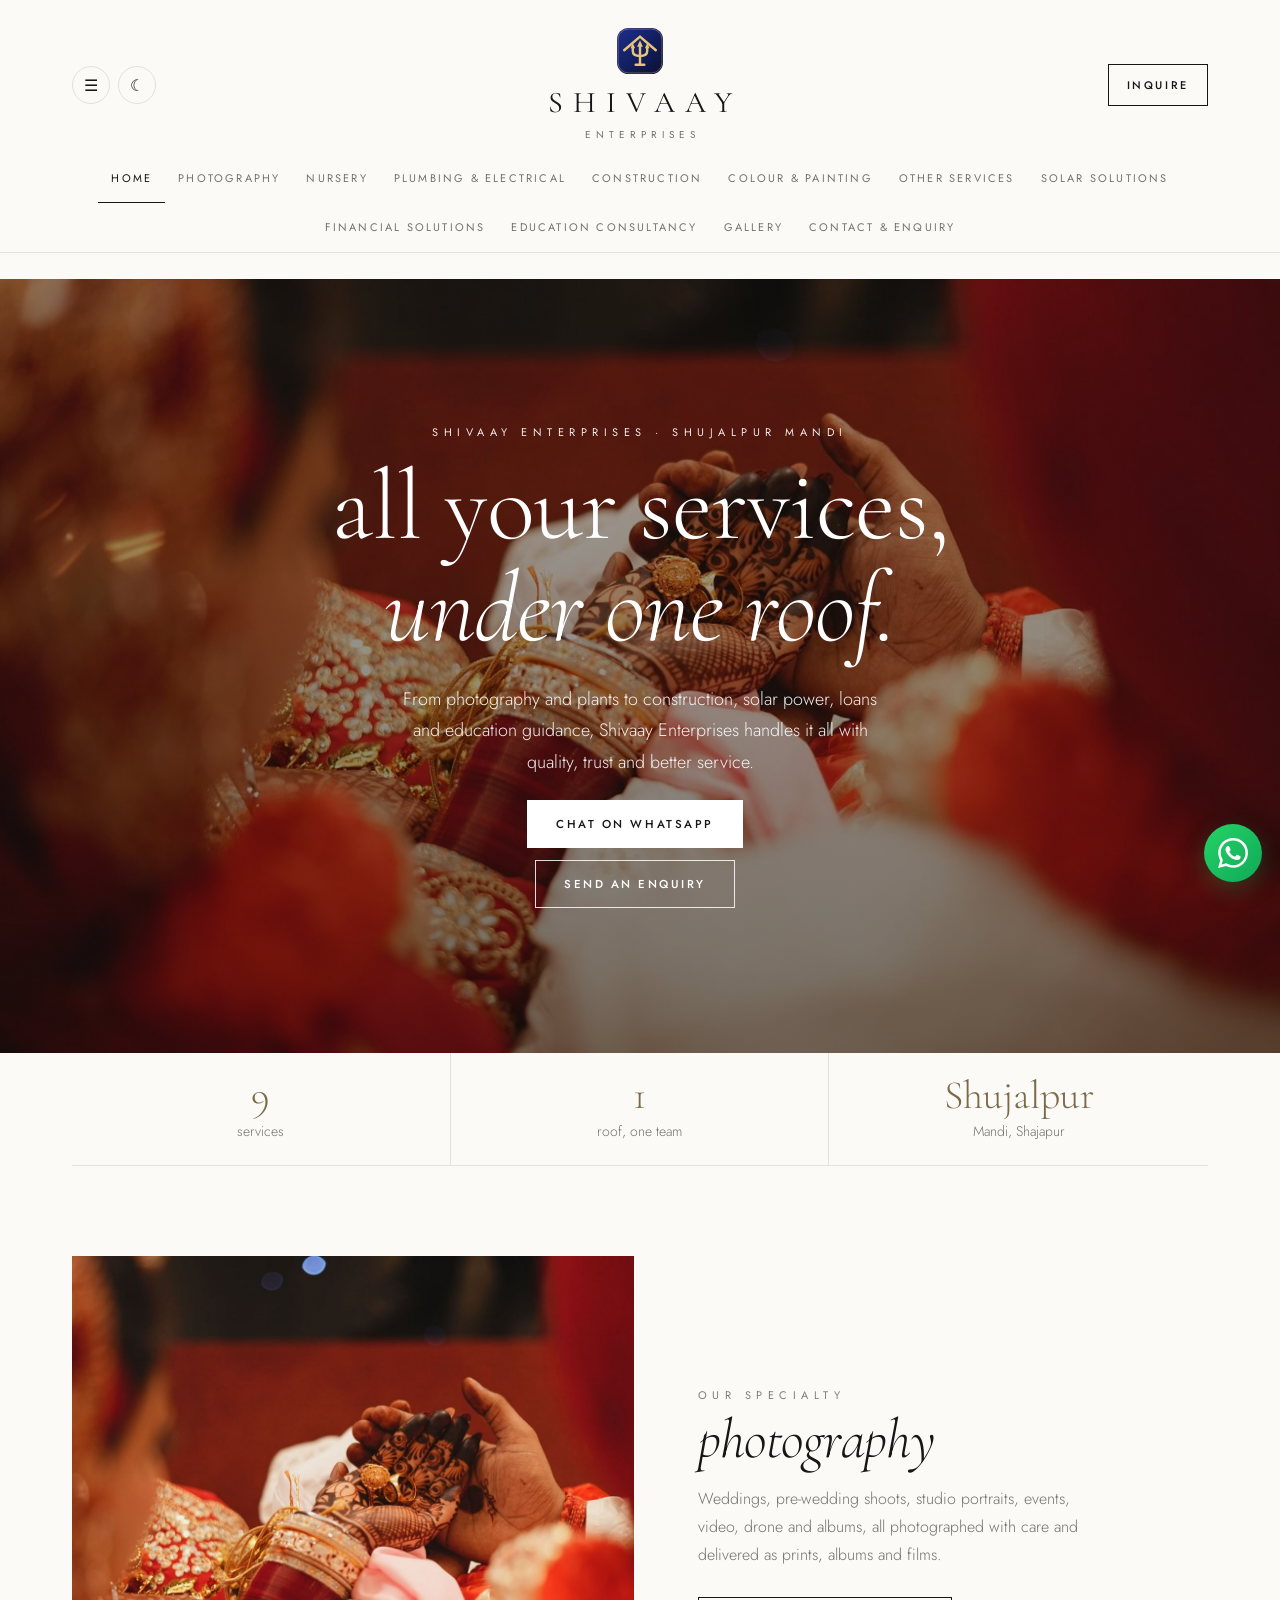
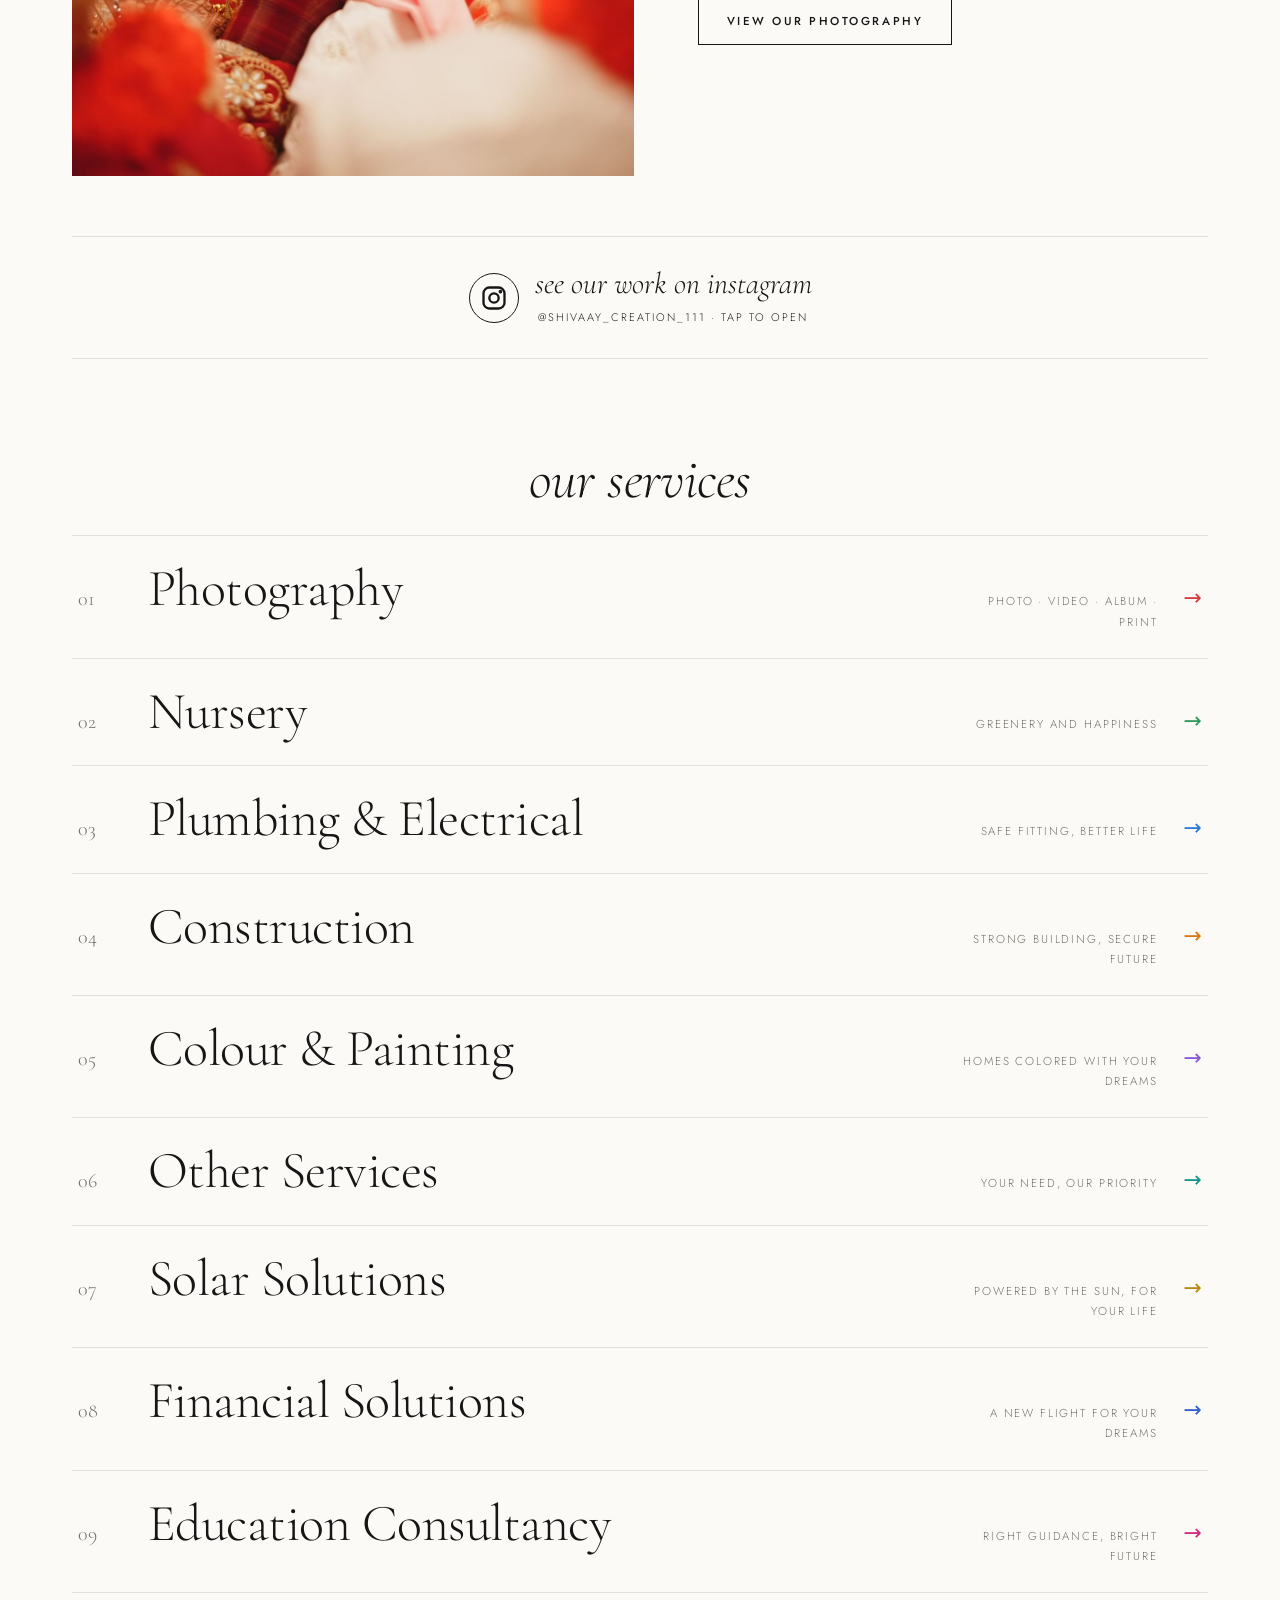
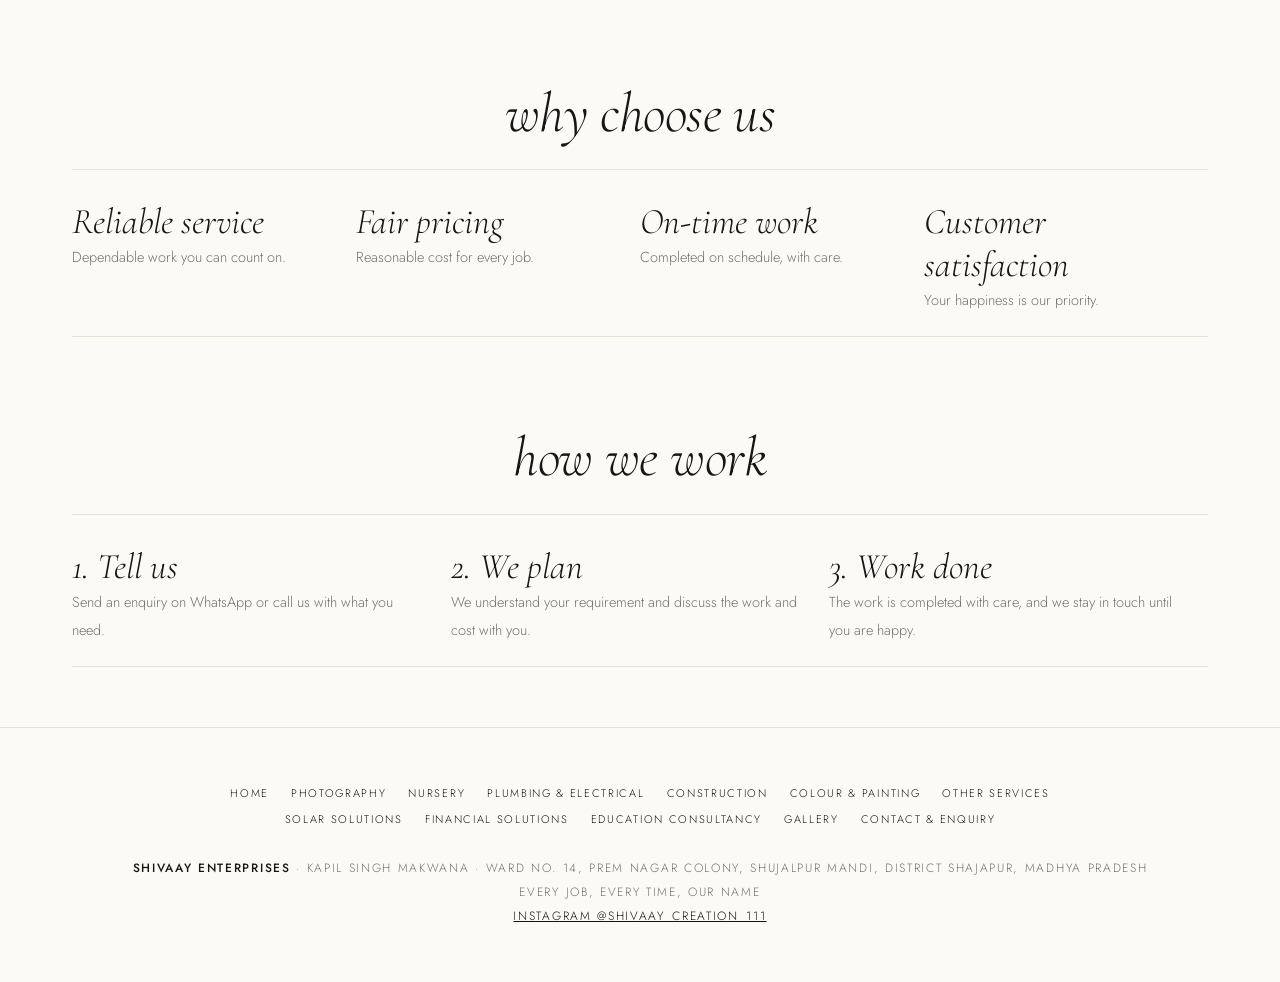
<file: index.html>
<!DOCTYPE html>
<html lang="en">
<head>
<meta charset="utf-8">
<meta name="viewport" content="width=device-width, initial-scale=1, viewport-fit=cover">
<meta name="description" content="Shivaay Enterprises, Shujalpur Mandi, Shajapur: photography, nursery, plumbing and electrical, construction, painting, solar, loans and education guidance under one roof."><meta property="og:title" content="Shivaay Enterprises – All Services Under One Roof"><meta property="og:description" content="Shivaay Enterprises, Shujalpur Mandi, Shajapur: photography, nursery, plumbing and electrical, construction, painting, solar, loans and education guidance under one roof."><meta property="og:type" content="website"><meta name="theme-color" content="#fbfaf7">
<link rel="icon" href="data:image/svg+xml,%3Csvg xmlns=%22http://www.w3.org/2000/svg%22 viewBox=%220 0 64 64%22%3E%3Cdefs%3E%3ClinearGradient id=%22f%22 x1=%220%22 y1=%220%22 x2=%221%22 y2=%221%22%3E%3Cstop offset=%220%22 stop-color=%22%231c2f8f%22/%3E%3Cstop offset=%221%22 stop-color=%22%230a1033%22/%3E%3C/linearGradient%3E%3C/defs%3E%3Crect width=%2264%22 height=%2264%22 rx=%2216%22 fill=%22url%28%23f%29%22/%3E%3Crect x=%221.5%22 y=%221.5%22 width=%2261%22 height=%2261%22 rx=%2214.5%22 fill=%22none%22 stroke=%22%23d9b46c%22 stroke-opacity=%22.55%22/%3E%3Cg fill=%22none%22 stroke=%22%23e8c47a%22 stroke-width=%223.4%22 stroke-linecap=%22round%22 stroke-linejoin=%22round%22%3E%3Cpath d=%22M10 31 L32 12 L54 31%22/%3E%3Cpath d=%22M32 24 V51 M26 51 H38%22/%3E%3Cpath d=%22M22 27 V32 Q22 39 32 39 Q42 39 42 32 V27%22/%3E%3C/g%3E%3Cg fill=%22%23e8c47a%22%3E%3Cpath d=%22M32 17 L28 26 H36Z%22/%3E%3Cpath d=%22M22 21 L18.8 28 H25.2Z%22/%3E%3Cpath d=%22M42 21 L38.8 28 H45.2Z%22/%3E%3C/g%3E%3C/svg%3E">
<title>Shivaay Enterprises – All Services Under One Roof</title>
<link rel="stylesheet" href="https://fonts.googleapis.com/css2?family=Cormorant+Garamond:ital,wght@0,300;0,400;0,500;1,300;1,400&family=Jost:wght@300;400;500&display=swap">
<link rel="stylesheet" href="style.css">
</head>
<body data-page="home">
<div id="ann" hidden></div>
<header><div class="top">
<a class="brand" href="index.html" aria-label="Shivaay Enterprises home"><svg width="54" height="54" viewBox="0 0 64 64" aria-hidden="true"><defs><linearGradient id="lg" x1="0" y1="0" x2="1" y2="1"><stop offset="0" stop-color="#1c2f8f"/><stop offset="1" stop-color="#0a1033"/></linearGradient></defs><rect width="64" height="64" rx="16" fill="url(#lg)"/><rect x="1.5" y="1.5" width="61" height="61" rx="14.5" fill="none" stroke="#d9b46c" stroke-opacity=".55"/><g fill="none" stroke="#e8c47a" stroke-width="3.4" stroke-linecap="round" stroke-linejoin="round"><path d="M10 31 L32 12 L54 31"/><path d="M32 24 V51 M26 51 H38"/><path d="M22 27 V32 Q22 39 32 39 Q42 39 42 32 V27"/></g><g fill="#e8c47a"><path d="M32 17 L28 26 H36Z"/><path d="M22 21 L18.8 28 H25.2Z"/><path d="M42 21 L38.8 28 H45.2Z"/></g></svg><div><b>SHIVAAY</b><span>ENTERPRISES</span></div></a>
<div class="hl"><button id="menu" class="tg" type="button" aria-label="Open menu" aria-expanded="false" aria-controls="drw">☰</button><button id="th" class="tg" type="button" aria-label="Switch between light and dark mode">☾</button></div><a class="wa" href="https://wa.me/918357042595" target="_blank" rel="noopener">Inquire</a>
</div></header>
<nav aria-label="Sections"><div role="tablist" id="tabs"></div></nav>
<main id="main"></main>
<a class="fab" href="https://wa.me/918357042595" target="_blank" rel="noopener" aria-label="Chat on WhatsApp"></a>
<form name="enquiry" data-netlify="true" netlify-honeypot="bot-field" hidden><input name="name"><input name="phone"><input name="services"><input name="callback"><textarea name="message"></textarea><input name="bot-field"></form>
<div id="drw" aria-hidden="true"><div class="dbg"></div><aside aria-label="Site menu"><button type="button" class="dx" aria-label="Close menu">×</button><div id="dl"></div></aside></div>
<div id="lb" hidden role="dialog" aria-modal="true" aria-label="Photo viewer"><button type="button" aria-label="Close viewer">×</button><button type="button" class="lbn lp" aria-label="Previous photo">‹</button><button type="button" class="lbn ln" aria-label="Next photo">›</button><div id="lbc"></div><p id="lbt"></p></div>
<div class="bar"><a href="tel:+918357042595">Call now</a><a class="g" href="https://wa.me/918357042595" target="_blank" rel="noopener">WhatsApp</a></div>
<footer><div class="fnav"><a href="index.html">Home</a><a href="photography.html">Photography</a><a href="nursery.html">Nursery</a><a href="plumbing-electrical.html">Plumbing &amp; Electrical</a><a href="construction.html">Construction</a><a href="painting.html">Colour &amp; Painting</a><a href="more-services.html">Other Services</a><a href="solar.html">Solar Solutions</a><a href="finance.html">Financial Solutions</a><a href="education.html">Education Consultancy</a><a href="gallery.html">Gallery</a><a href="contact.html">Contact &amp; Enquiry</a></div><b>Shivaay Enterprises</b> · Kapil Singh Makwana · Ward No. 14, Prem Nagar Colony, Shujalpur Mandi, District Shajapur, Madhya Pradesh<br>Every job, every time, our name<br><a href="https://www.instagram.com/shivaay_creation_111/" target="_blank" rel="noopener" style="color:#f3cf8a">Instagram @shivaay_creation_111</a></footer>

<script src="app.js"></script>
</body>
</html>
</file>
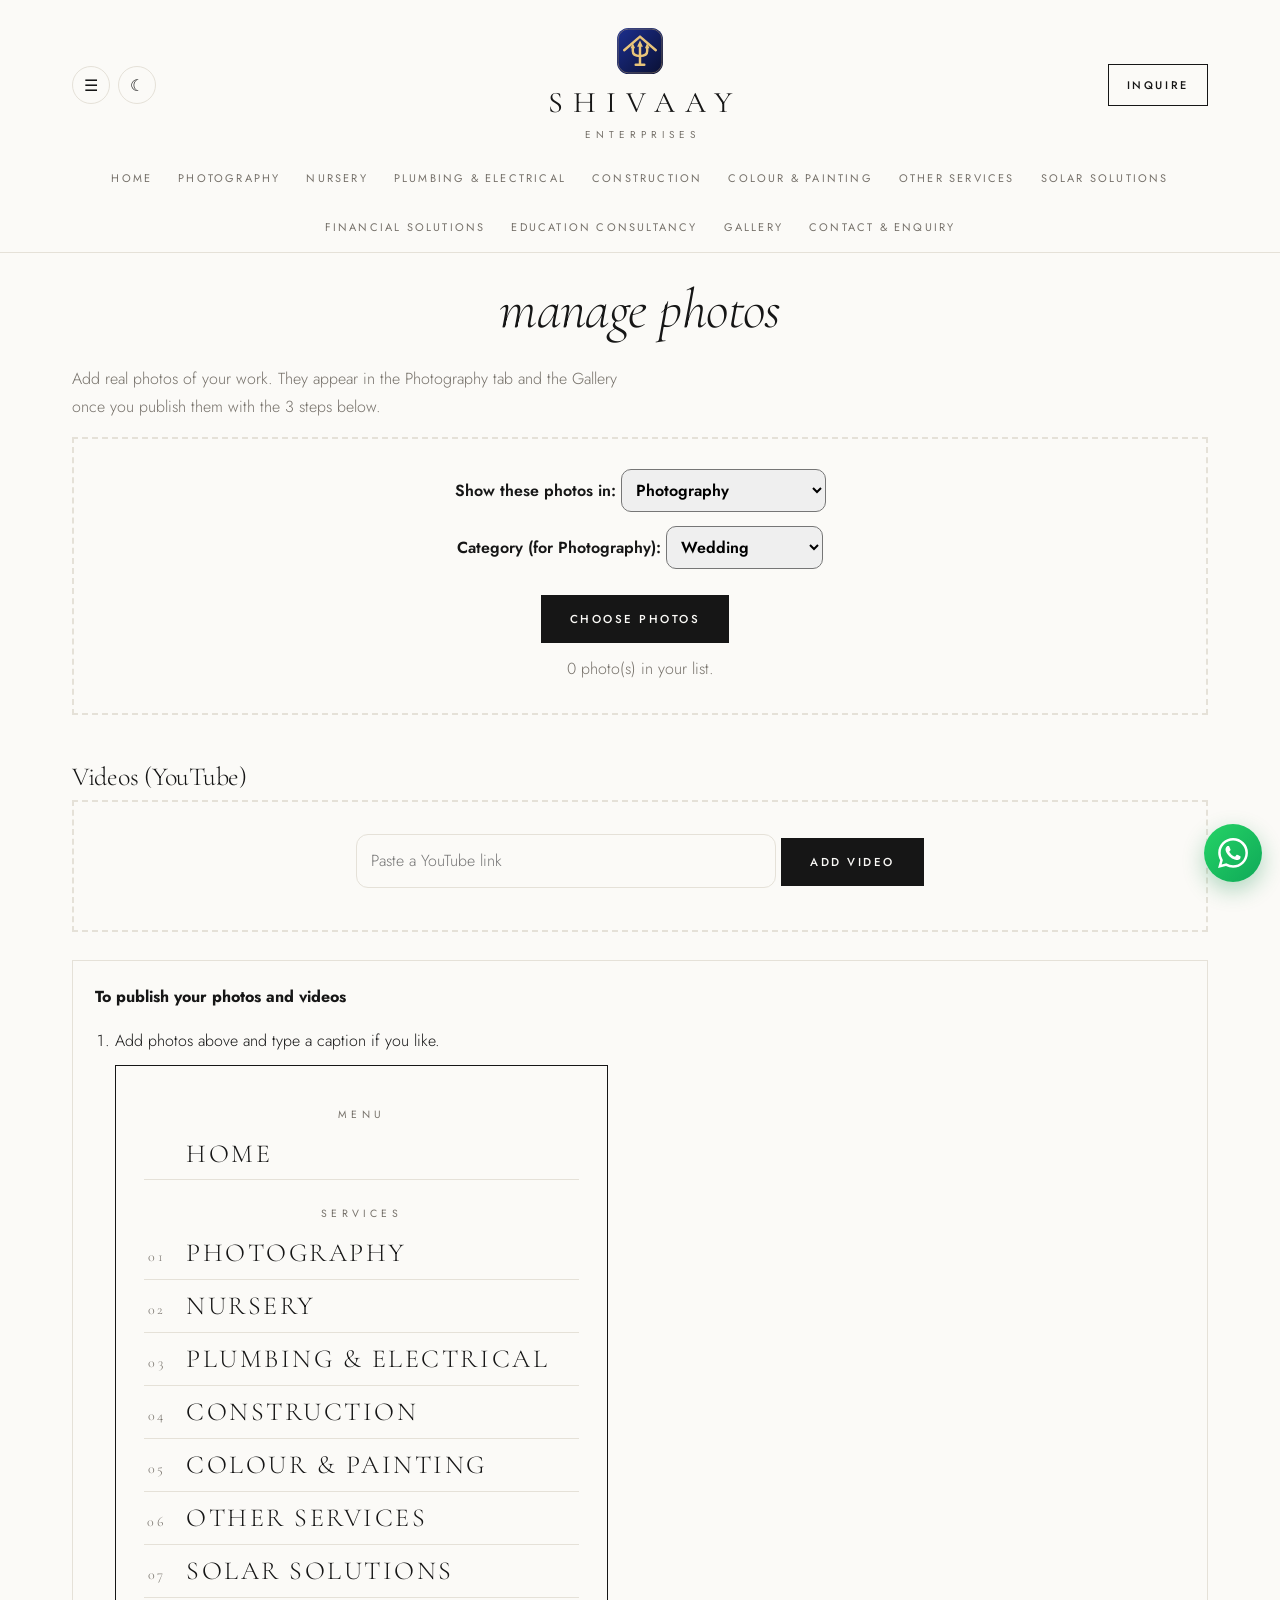
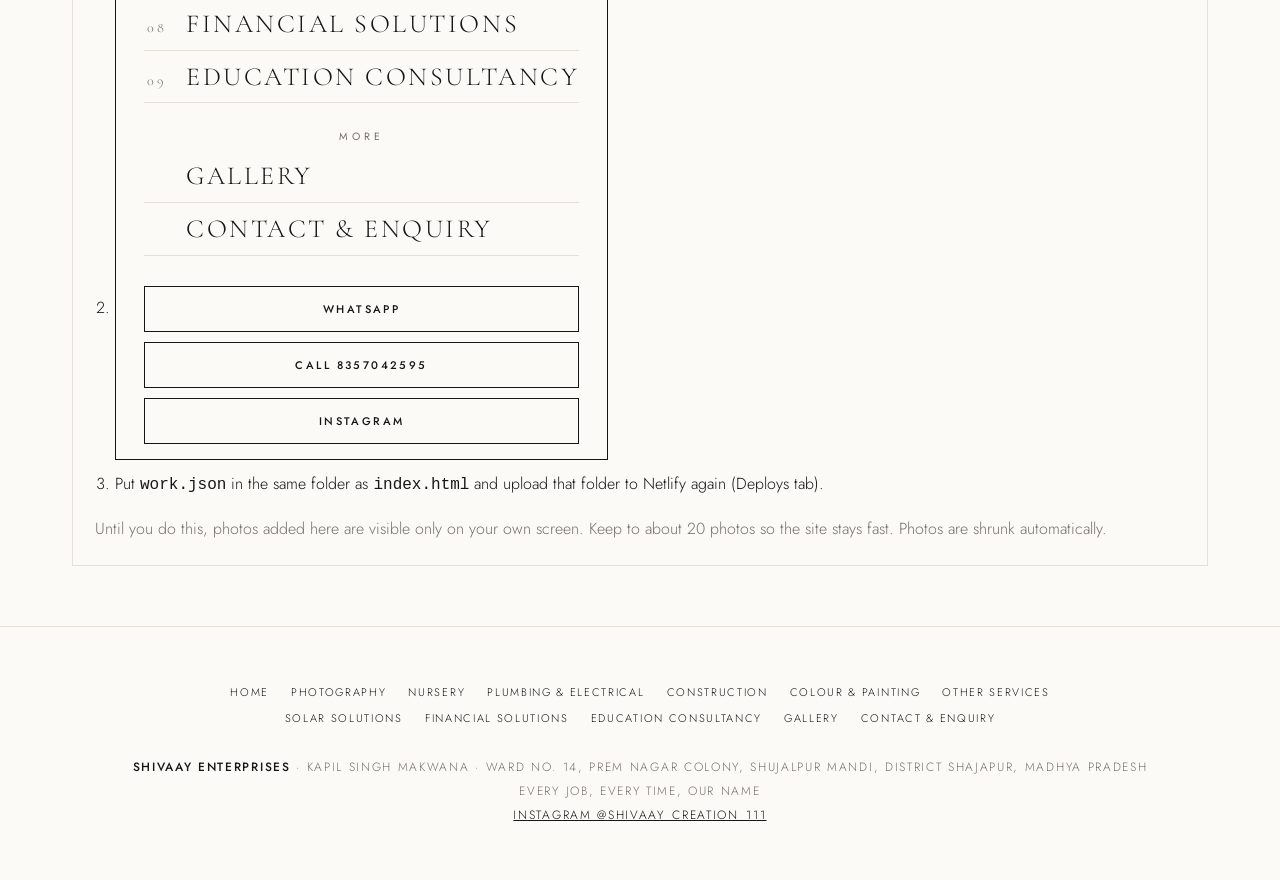
<file: admin.html>
<!DOCTYPE html>
<html lang="en">
<head>
<meta charset="utf-8"><meta name="robots" content="noindex">
<meta name="viewport" content="width=device-width, initial-scale=1, viewport-fit=cover">
<meta name="description" content="Owner page."><meta property="og:title" content="Manage photos | Shivaay Enterprises"><meta property="og:description" content="Owner page."><meta property="og:type" content="website"><meta name="theme-color" content="#fbfaf7">
<link rel="icon" href="data:image/svg+xml,%3Csvg xmlns=%22http://www.w3.org/2000/svg%22 viewBox=%220 0 64 64%22%3E%3Cdefs%3E%3ClinearGradient id=%22f%22 x1=%220%22 y1=%220%22 x2=%221%22 y2=%221%22%3E%3Cstop offset=%220%22 stop-color=%22%231c2f8f%22/%3E%3Cstop offset=%221%22 stop-color=%22%230a1033%22/%3E%3C/linearGradient%3E%3C/defs%3E%3Crect width=%2264%22 height=%2264%22 rx=%2216%22 fill=%22url%28%23f%29%22/%3E%3Crect x=%221.5%22 y=%221.5%22 width=%2261%22 height=%2261%22 rx=%2214.5%22 fill=%22none%22 stroke=%22%23d9b46c%22 stroke-opacity=%22.55%22/%3E%3Cg fill=%22none%22 stroke=%22%23e8c47a%22 stroke-width=%223.4%22 stroke-linecap=%22round%22 stroke-linejoin=%22round%22%3E%3Cpath d=%22M10 31 L32 12 L54 31%22/%3E%3Cpath d=%22M32 24 V51 M26 51 H38%22/%3E%3Cpath d=%22M22 27 V32 Q22 39 32 39 Q42 39 42 32 V27%22/%3E%3C/g%3E%3Cg fill=%22%23e8c47a%22%3E%3Cpath d=%22M32 17 L28 26 H36Z%22/%3E%3Cpath d=%22M22 21 L18.8 28 H25.2Z%22/%3E%3Cpath d=%22M42 21 L38.8 28 H45.2Z%22/%3E%3C/g%3E%3C/svg%3E">
<title>Manage photos | Shivaay Enterprises</title>
<link rel="stylesheet" href="https://fonts.googleapis.com/css2?family=Cormorant+Garamond:ital,wght@0,300;0,400;0,500;1,300;1,400&family=Jost:wght@300;400;500&display=swap">
<link rel="stylesheet" href="style.css">
</head>
<body data-page="admin">
<div id="ann" hidden></div>
<header><div class="top">
<a class="brand" href="index.html" aria-label="Shivaay Enterprises home"><svg width="54" height="54" viewBox="0 0 64 64" aria-hidden="true"><defs><linearGradient id="lg" x1="0" y1="0" x2="1" y2="1"><stop offset="0" stop-color="#1c2f8f"/><stop offset="1" stop-color="#0a1033"/></linearGradient></defs><rect width="64" height="64" rx="16" fill="url(#lg)"/><rect x="1.5" y="1.5" width="61" height="61" rx="14.5" fill="none" stroke="#d9b46c" stroke-opacity=".55"/><g fill="none" stroke="#e8c47a" stroke-width="3.4" stroke-linecap="round" stroke-linejoin="round"><path d="M10 31 L32 12 L54 31"/><path d="M32 24 V51 M26 51 H38"/><path d="M22 27 V32 Q22 39 32 39 Q42 39 42 32 V27"/></g><g fill="#e8c47a"><path d="M32 17 L28 26 H36Z"/><path d="M22 21 L18.8 28 H25.2Z"/><path d="M42 21 L38.8 28 H45.2Z"/></g></svg><div><b>SHIVAAY</b><span>ENTERPRISES</span></div></a>
<div class="hl"><button id="menu" class="tg" type="button" aria-label="Open menu" aria-expanded="false" aria-controls="drw">☰</button><button id="th" class="tg" type="button" aria-label="Switch between light and dark mode">☾</button></div><a class="wa" href="https://wa.me/918357042595" target="_blank" rel="noopener">Inquire</a>
</div></header>
<nav aria-label="Sections"><div role="tablist" id="tabs"></div></nav>
<main id="main"></main>
<a class="fab" href="https://wa.me/918357042595" target="_blank" rel="noopener" aria-label="Chat on WhatsApp"></a>
<form name="enquiry" data-netlify="true" netlify-honeypot="bot-field" hidden><input name="name"><input name="phone"><input name="services"><input name="callback"><textarea name="message"></textarea><input name="bot-field"></form>
<div id="drw" aria-hidden="true"><div class="dbg"></div><aside aria-label="Site menu"><button type="button" class="dx" aria-label="Close menu">×</button><div id="dl"></div></aside></div>
<div id="lb" hidden role="dialog" aria-modal="true" aria-label="Photo viewer"><button type="button" aria-label="Close viewer">×</button><button type="button" class="lbn lp" aria-label="Previous photo">‹</button><button type="button" class="lbn ln" aria-label="Next photo">›</button><div id="lbc"></div><p id="lbt"></p></div>
<div class="bar"><a href="tel:+918357042595">Call now</a><a class="g" href="https://wa.me/918357042595" target="_blank" rel="noopener">WhatsApp</a></div>
<footer><div class="fnav"><a href="index.html">Home</a><a href="photography.html">Photography</a><a href="nursery.html">Nursery</a><a href="plumbing-electrical.html">Plumbing &amp; Electrical</a><a href="construction.html">Construction</a><a href="painting.html">Colour &amp; Painting</a><a href="more-services.html">Other Services</a><a href="solar.html">Solar Solutions</a><a href="finance.html">Financial Solutions</a><a href="education.html">Education Consultancy</a><a href="gallery.html">Gallery</a><a href="contact.html">Contact &amp; Enquiry</a></div><b>Shivaay Enterprises</b> · Kapil Singh Makwana · Ward No. 14, Prem Nagar Colony, Shujalpur Mandi, District Shajapur, Madhya Pradesh<br>Every job, every time, our name<br><a href="https://www.instagram.com/shivaay_creation_111/" target="_blank" rel="noopener" style="color:#f3cf8a">Instagram @shivaay_creation_111</a></footer>

<script src="app.js"></script>
</body>
</html>
</file>
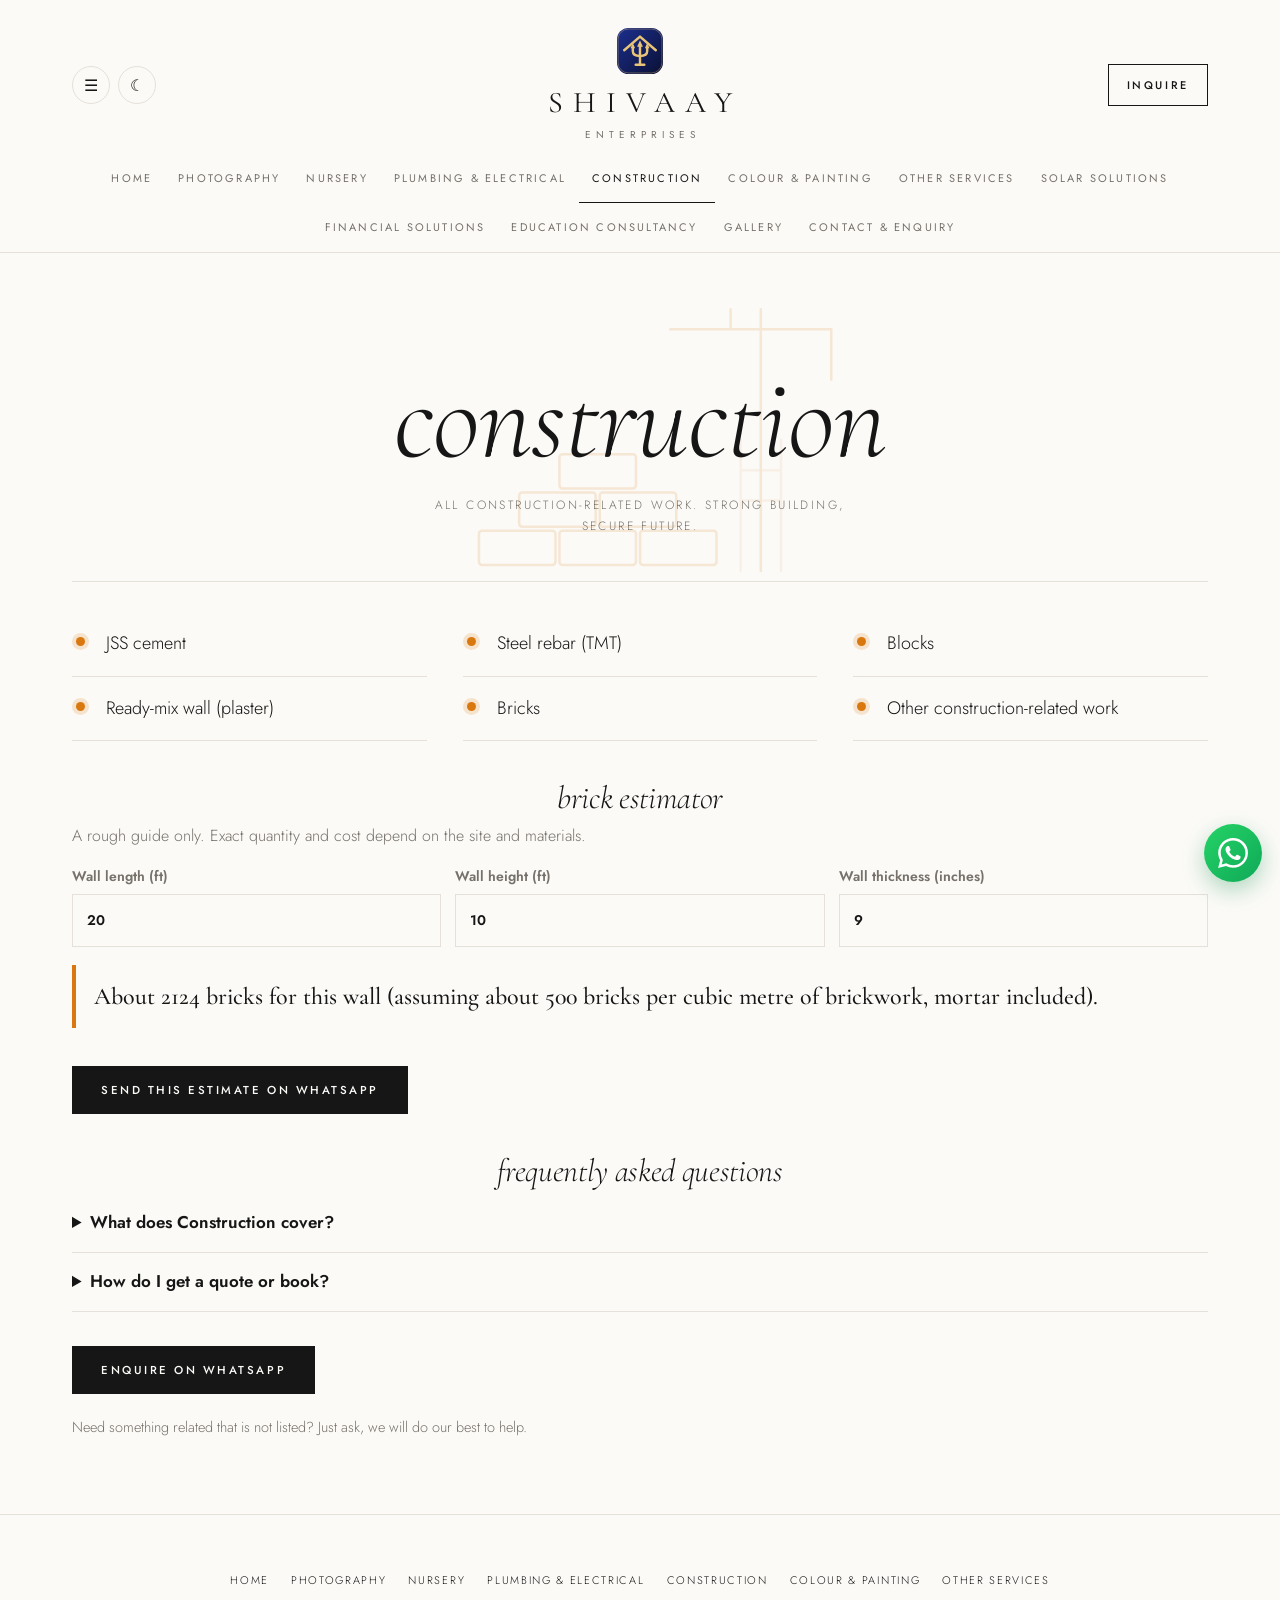
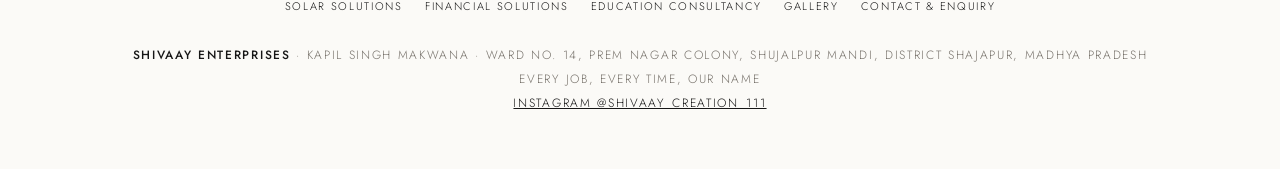
<file: construction.html>
<!DOCTYPE html>
<html lang="en">
<head>
<meta charset="utf-8">
<meta name="viewport" content="width=device-width, initial-scale=1, viewport-fit=cover">
<meta name="description" content="All construction-related work. Strong building, secure future. Shivaay Enterprises, Shujalpur Mandi, Shajapur, Madhya Pradesh. WhatsApp 8357042595."><meta property="og:title" content="Construction in Shujalpur Mandi | Shivaay Enterprises"><meta property="og:description" content="All construction-related work. Strong building, secure future. Shivaay Enterprises, Shujalpur Mandi, Shajapur, Madhya Pradesh. WhatsApp 8357042595."><meta property="og:type" content="website"><meta name="theme-color" content="#fbfaf7">
<link rel="icon" href="data:image/svg+xml,%3Csvg xmlns=%22http://www.w3.org/2000/svg%22 viewBox=%220 0 64 64%22%3E%3Cdefs%3E%3ClinearGradient id=%22f%22 x1=%220%22 y1=%220%22 x2=%221%22 y2=%221%22%3E%3Cstop offset=%220%22 stop-color=%22%231c2f8f%22/%3E%3Cstop offset=%221%22 stop-color=%22%230a1033%22/%3E%3C/linearGradient%3E%3C/defs%3E%3Crect width=%2264%22 height=%2264%22 rx=%2216%22 fill=%22url%28%23f%29%22/%3E%3Crect x=%221.5%22 y=%221.5%22 width=%2261%22 height=%2261%22 rx=%2214.5%22 fill=%22none%22 stroke=%22%23d9b46c%22 stroke-opacity=%22.55%22/%3E%3Cg fill=%22none%22 stroke=%22%23e8c47a%22 stroke-width=%223.4%22 stroke-linecap=%22round%22 stroke-linejoin=%22round%22%3E%3Cpath d=%22M10 31 L32 12 L54 31%22/%3E%3Cpath d=%22M32 24 V51 M26 51 H38%22/%3E%3Cpath d=%22M22 27 V32 Q22 39 32 39 Q42 39 42 32 V27%22/%3E%3C/g%3E%3Cg fill=%22%23e8c47a%22%3E%3Cpath d=%22M32 17 L28 26 H36Z%22/%3E%3Cpath d=%22M22 21 L18.8 28 H25.2Z%22/%3E%3Cpath d=%22M42 21 L38.8 28 H45.2Z%22/%3E%3C/g%3E%3C/svg%3E">
<title>Construction in Shujalpur Mandi | Shivaay Enterprises</title>
<link rel="stylesheet" href="https://fonts.googleapis.com/css2?family=Cormorant+Garamond:ital,wght@0,300;0,400;0,500;1,300;1,400&family=Jost:wght@300;400;500&display=swap">
<link rel="stylesheet" href="style.css">
</head>
<body data-page="construction">
<div id="ann" hidden></div>
<header><div class="top">
<a class="brand" href="index.html" aria-label="Shivaay Enterprises home"><svg width="54" height="54" viewBox="0 0 64 64" aria-hidden="true"><defs><linearGradient id="lg" x1="0" y1="0" x2="1" y2="1"><stop offset="0" stop-color="#1c2f8f"/><stop offset="1" stop-color="#0a1033"/></linearGradient></defs><rect width="64" height="64" rx="16" fill="url(#lg)"/><rect x="1.5" y="1.5" width="61" height="61" rx="14.5" fill="none" stroke="#d9b46c" stroke-opacity=".55"/><g fill="none" stroke="#e8c47a" stroke-width="3.4" stroke-linecap="round" stroke-linejoin="round"><path d="M10 31 L32 12 L54 31"/><path d="M32 24 V51 M26 51 H38"/><path d="M22 27 V32 Q22 39 32 39 Q42 39 42 32 V27"/></g><g fill="#e8c47a"><path d="M32 17 L28 26 H36Z"/><path d="M22 21 L18.8 28 H25.2Z"/><path d="M42 21 L38.8 28 H45.2Z"/></g></svg><div><b>SHIVAAY</b><span>ENTERPRISES</span></div></a>
<div class="hl"><button id="menu" class="tg" type="button" aria-label="Open menu" aria-expanded="false" aria-controls="drw">☰</button><button id="th" class="tg" type="button" aria-label="Switch between light and dark mode">☾</button></div><a class="wa" href="https://wa.me/918357042595" target="_blank" rel="noopener">Inquire</a>
</div></header>
<nav aria-label="Sections"><div role="tablist" id="tabs"></div></nav>
<main id="main"></main>
<a class="fab" href="https://wa.me/918357042595" target="_blank" rel="noopener" aria-label="Chat on WhatsApp"></a>
<form name="enquiry" data-netlify="true" netlify-honeypot="bot-field" hidden><input name="name"><input name="phone"><input name="services"><input name="callback"><textarea name="message"></textarea><input name="bot-field"></form>
<div id="drw" aria-hidden="true"><div class="dbg"></div><aside aria-label="Site menu"><button type="button" class="dx" aria-label="Close menu">×</button><div id="dl"></div></aside></div>
<div id="lb" hidden role="dialog" aria-modal="true" aria-label="Photo viewer"><button type="button" aria-label="Close viewer">×</button><button type="button" class="lbn lp" aria-label="Previous photo">‹</button><button type="button" class="lbn ln" aria-label="Next photo">›</button><div id="lbc"></div><p id="lbt"></p></div>
<div class="bar"><a href="tel:+918357042595">Call now</a><a class="g" href="https://wa.me/918357042595" target="_blank" rel="noopener">WhatsApp</a></div>
<footer><div class="fnav"><a href="index.html">Home</a><a href="photography.html">Photography</a><a href="nursery.html">Nursery</a><a href="plumbing-electrical.html">Plumbing &amp; Electrical</a><a href="construction.html">Construction</a><a href="painting.html">Colour &amp; Painting</a><a href="more-services.html">Other Services</a><a href="solar.html">Solar Solutions</a><a href="finance.html">Financial Solutions</a><a href="education.html">Education Consultancy</a><a href="gallery.html">Gallery</a><a href="contact.html">Contact &amp; Enquiry</a></div><b>Shivaay Enterprises</b> · Kapil Singh Makwana · Ward No. 14, Prem Nagar Colony, Shujalpur Mandi, District Shajapur, Madhya Pradesh<br>Every job, every time, our name<br><a href="https://www.instagram.com/shivaay_creation_111/" target="_blank" rel="noopener" style="color:#f3cf8a">Instagram @shivaay_creation_111</a></footer>

<script src="app.js"></script>
</body>
</html>
</file>
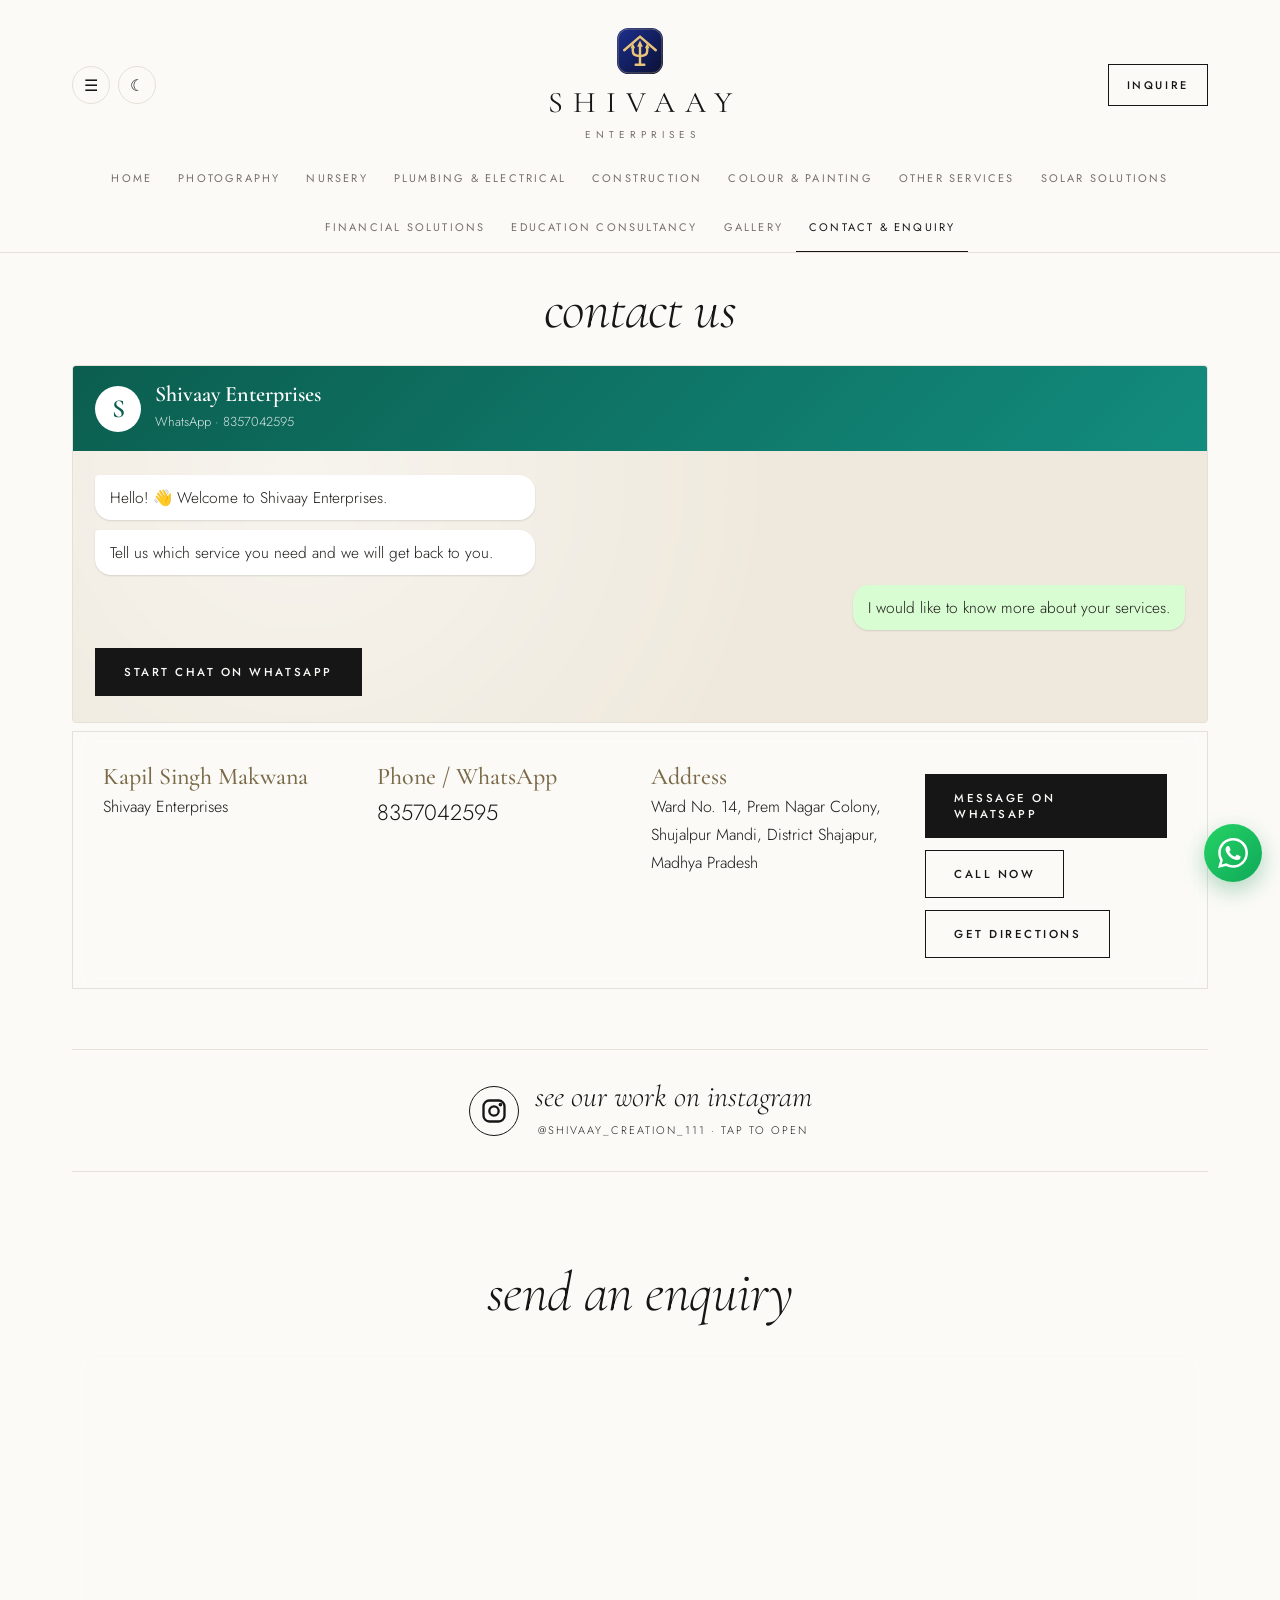
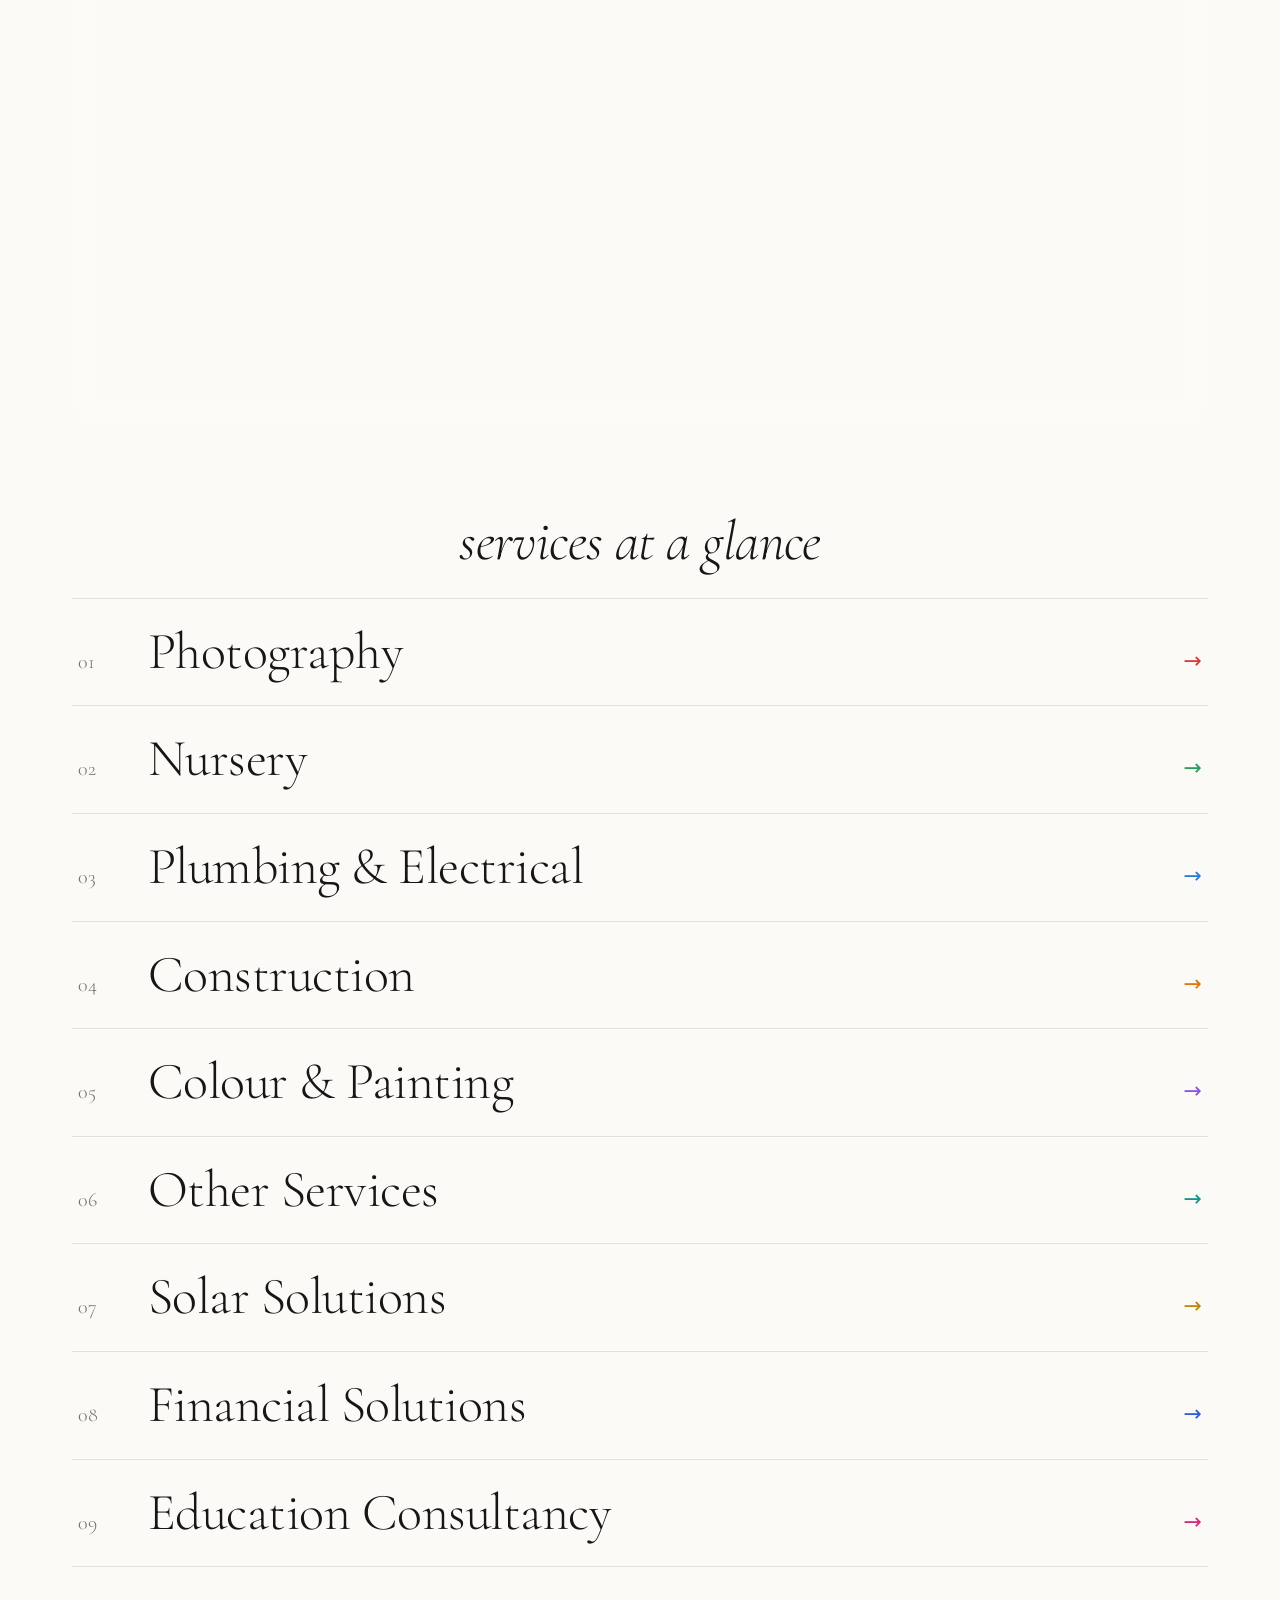
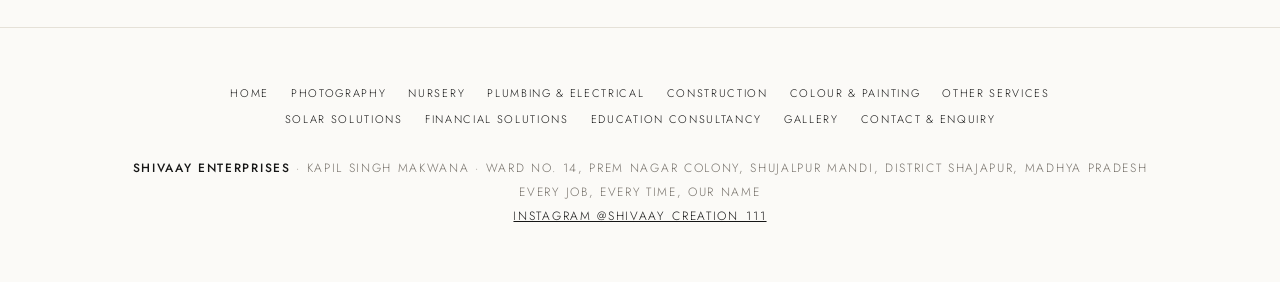
<file: contact.html>
<!DOCTYPE html>
<html lang="en">
<head>
<meta charset="utf-8">
<meta name="viewport" content="width=device-width, initial-scale=1, viewport-fit=cover">
<meta name="description" content="Contact Shivaay Enterprises at Ward No. 14, Prem Nagar Colony, Shujalpur Mandi. WhatsApp or call 8357042595."><meta property="og:title" content="Contact and Enquiry | Shivaay Enterprises"><meta property="og:description" content="Contact Shivaay Enterprises at Ward No. 14, Prem Nagar Colony, Shujalpur Mandi. WhatsApp or call 8357042595."><meta property="og:type" content="website"><meta name="theme-color" content="#fbfaf7">
<link rel="icon" href="data:image/svg+xml,%3Csvg xmlns=%22http://www.w3.org/2000/svg%22 viewBox=%220 0 64 64%22%3E%3Cdefs%3E%3ClinearGradient id=%22f%22 x1=%220%22 y1=%220%22 x2=%221%22 y2=%221%22%3E%3Cstop offset=%220%22 stop-color=%22%231c2f8f%22/%3E%3Cstop offset=%221%22 stop-color=%22%230a1033%22/%3E%3C/linearGradient%3E%3C/defs%3E%3Crect width=%2264%22 height=%2264%22 rx=%2216%22 fill=%22url%28%23f%29%22/%3E%3Crect x=%221.5%22 y=%221.5%22 width=%2261%22 height=%2261%22 rx=%2214.5%22 fill=%22none%22 stroke=%22%23d9b46c%22 stroke-opacity=%22.55%22/%3E%3Cg fill=%22none%22 stroke=%22%23e8c47a%22 stroke-width=%223.4%22 stroke-linecap=%22round%22 stroke-linejoin=%22round%22%3E%3Cpath d=%22M10 31 L32 12 L54 31%22/%3E%3Cpath d=%22M32 24 V51 M26 51 H38%22/%3E%3Cpath d=%22M22 27 V32 Q22 39 32 39 Q42 39 42 32 V27%22/%3E%3C/g%3E%3Cg fill=%22%23e8c47a%22%3E%3Cpath d=%22M32 17 L28 26 H36Z%22/%3E%3Cpath d=%22M22 21 L18.8 28 H25.2Z%22/%3E%3Cpath d=%22M42 21 L38.8 28 H45.2Z%22/%3E%3C/g%3E%3C/svg%3E">
<title>Contact and Enquiry | Shivaay Enterprises</title>
<link rel="stylesheet" href="https://fonts.googleapis.com/css2?family=Cormorant+Garamond:ital,wght@0,300;0,400;0,500;1,300;1,400&family=Jost:wght@300;400;500&display=swap">
<link rel="stylesheet" href="style.css">
</head>
<body data-page="contact">
<div id="ann" hidden></div>
<header><div class="top">
<a class="brand" href="index.html" aria-label="Shivaay Enterprises home"><svg width="54" height="54" viewBox="0 0 64 64" aria-hidden="true"><defs><linearGradient id="lg" x1="0" y1="0" x2="1" y2="1"><stop offset="0" stop-color="#1c2f8f"/><stop offset="1" stop-color="#0a1033"/></linearGradient></defs><rect width="64" height="64" rx="16" fill="url(#lg)"/><rect x="1.5" y="1.5" width="61" height="61" rx="14.5" fill="none" stroke="#d9b46c" stroke-opacity=".55"/><g fill="none" stroke="#e8c47a" stroke-width="3.4" stroke-linecap="round" stroke-linejoin="round"><path d="M10 31 L32 12 L54 31"/><path d="M32 24 V51 M26 51 H38"/><path d="M22 27 V32 Q22 39 32 39 Q42 39 42 32 V27"/></g><g fill="#e8c47a"><path d="M32 17 L28 26 H36Z"/><path d="M22 21 L18.8 28 H25.2Z"/><path d="M42 21 L38.8 28 H45.2Z"/></g></svg><div><b>SHIVAAY</b><span>ENTERPRISES</span></div></a>
<div class="hl"><button id="menu" class="tg" type="button" aria-label="Open menu" aria-expanded="false" aria-controls="drw">☰</button><button id="th" class="tg" type="button" aria-label="Switch between light and dark mode">☾</button></div><a class="wa" href="https://wa.me/918357042595" target="_blank" rel="noopener">Inquire</a>
</div></header>
<nav aria-label="Sections"><div role="tablist" id="tabs"></div></nav>
<main id="main"></main>
<a class="fab" href="https://wa.me/918357042595" target="_blank" rel="noopener" aria-label="Chat on WhatsApp"></a>
<form name="enquiry" data-netlify="true" netlify-honeypot="bot-field" hidden><input name="name"><input name="phone"><input name="services"><input name="callback"><textarea name="message"></textarea><input name="bot-field"></form>
<div id="drw" aria-hidden="true"><div class="dbg"></div><aside aria-label="Site menu"><button type="button" class="dx" aria-label="Close menu">×</button><div id="dl"></div></aside></div>
<div id="lb" hidden role="dialog" aria-modal="true" aria-label="Photo viewer"><button type="button" aria-label="Close viewer">×</button><button type="button" class="lbn lp" aria-label="Previous photo">‹</button><button type="button" class="lbn ln" aria-label="Next photo">›</button><div id="lbc"></div><p id="lbt"></p></div>
<div class="bar"><a href="tel:+918357042595">Call now</a><a class="g" href="https://wa.me/918357042595" target="_blank" rel="noopener">WhatsApp</a></div>
<footer><div class="fnav"><a href="index.html">Home</a><a href="photography.html">Photography</a><a href="nursery.html">Nursery</a><a href="plumbing-electrical.html">Plumbing &amp; Electrical</a><a href="construction.html">Construction</a><a href="painting.html">Colour &amp; Painting</a><a href="more-services.html">Other Services</a><a href="solar.html">Solar Solutions</a><a href="finance.html">Financial Solutions</a><a href="education.html">Education Consultancy</a><a href="gallery.html">Gallery</a><a href="contact.html">Contact &amp; Enquiry</a></div><b>Shivaay Enterprises</b> · Kapil Singh Makwana · Ward No. 14, Prem Nagar Colony, Shujalpur Mandi, District Shajapur, Madhya Pradesh<br>Every job, every time, our name<br><a href="https://www.instagram.com/shivaay_creation_111/" target="_blank" rel="noopener" style="color:#f3cf8a">Instagram @shivaay_creation_111</a></footer>

<script src="app.js"></script>
</body>
</html>
</file>
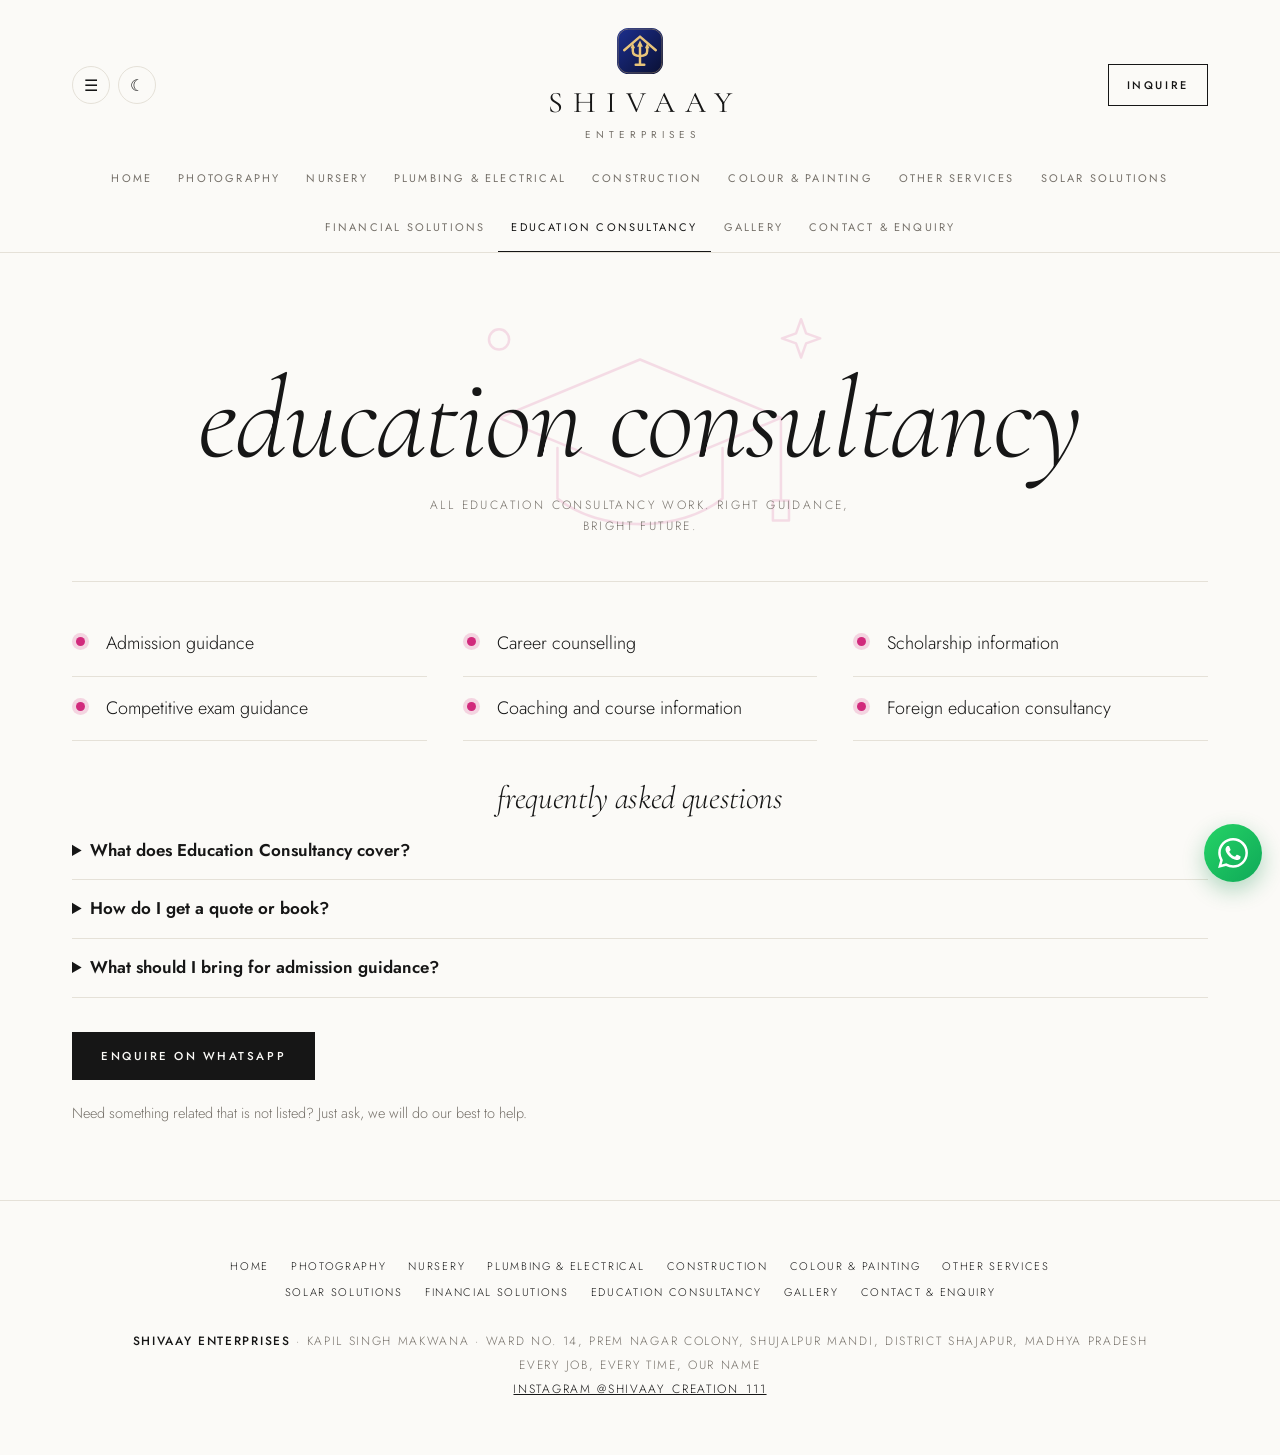
<file: education.html>
<!DOCTYPE html>
<html lang="en">
<head>
<meta charset="utf-8">
<meta name="viewport" content="width=device-width, initial-scale=1, viewport-fit=cover">
<meta name="description" content="All education consultancy work. Right guidance, bright future. Shivaay Enterprises, Shujalpur Mandi, Shajapur, Madhya Pradesh. WhatsApp 8357042595."><meta property="og:title" content="Education Consultancy in Shujalpur Mandi | Shivaay Enterprises"><meta property="og:description" content="All education consultancy work. Right guidance, bright future. Shivaay Enterprises, Shujalpur Mandi, Shajapur, Madhya Pradesh. WhatsApp 8357042595."><meta property="og:type" content="website"><meta name="theme-color" content="#fbfaf7">
<link rel="icon" href="data:image/svg+xml,%3Csvg xmlns=%22http://www.w3.org/2000/svg%22 viewBox=%220 0 64 64%22%3E%3Cdefs%3E%3ClinearGradient id=%22f%22 x1=%220%22 y1=%220%22 x2=%221%22 y2=%221%22%3E%3Cstop offset=%220%22 stop-color=%22%231c2f8f%22/%3E%3Cstop offset=%221%22 stop-color=%22%230a1033%22/%3E%3C/linearGradient%3E%3C/defs%3E%3Crect width=%2264%22 height=%2264%22 rx=%2216%22 fill=%22url%28%23f%29%22/%3E%3Crect x=%221.5%22 y=%221.5%22 width=%2261%22 height=%2261%22 rx=%2214.5%22 fill=%22none%22 stroke=%22%23d9b46c%22 stroke-opacity=%22.55%22/%3E%3Cg fill=%22none%22 stroke=%22%23e8c47a%22 stroke-width=%223.4%22 stroke-linecap=%22round%22 stroke-linejoin=%22round%22%3E%3Cpath d=%22M10 31 L32 12 L54 31%22/%3E%3Cpath d=%22M32 24 V51 M26 51 H38%22/%3E%3Cpath d=%22M22 27 V32 Q22 39 32 39 Q42 39 42 32 V27%22/%3E%3C/g%3E%3Cg fill=%22%23e8c47a%22%3E%3Cpath d=%22M32 17 L28 26 H36Z%22/%3E%3Cpath d=%22M22 21 L18.8 28 H25.2Z%22/%3E%3Cpath d=%22M42 21 L38.8 28 H45.2Z%22/%3E%3C/g%3E%3C/svg%3E">
<title>Education Consultancy in Shujalpur Mandi | Shivaay Enterprises</title>
<link rel="stylesheet" href="https://fonts.googleapis.com/css2?family=Cormorant+Garamond:ital,wght@0,300;0,400;0,500;1,300;1,400&family=Jost:wght@300;400;500&display=swap">
<link rel="stylesheet" href="style.css">
</head>
<body data-page="education">
<div id="ann" hidden></div>
<header><div class="top">
<a class="brand" href="index.html" aria-label="Shivaay Enterprises home"><svg width="54" height="54" viewBox="0 0 64 64" aria-hidden="true"><defs><linearGradient id="lg" x1="0" y1="0" x2="1" y2="1"><stop offset="0" stop-color="#1c2f8f"/><stop offset="1" stop-color="#0a1033"/></linearGradient></defs><rect width="64" height="64" rx="16" fill="url(#lg)"/><rect x="1.5" y="1.5" width="61" height="61" rx="14.5" fill="none" stroke="#d9b46c" stroke-opacity=".55"/><g fill="none" stroke="#e8c47a" stroke-width="3.4" stroke-linecap="round" stroke-linejoin="round"><path d="M10 31 L32 12 L54 31"/><path d="M32 24 V51 M26 51 H38"/><path d="M22 27 V32 Q22 39 32 39 Q42 39 42 32 V27"/></g><g fill="#e8c47a"><path d="M32 17 L28 26 H36Z"/><path d="M22 21 L18.8 28 H25.2Z"/><path d="M42 21 L38.8 28 H45.2Z"/></g></svg><div><b>SHIVAAY</b><span>ENTERPRISES</span></div></a>
<div class="hl"><button id="menu" class="tg" type="button" aria-label="Open menu" aria-expanded="false" aria-controls="drw">☰</button><button id="th" class="tg" type="button" aria-label="Switch between light and dark mode">☾</button></div><a class="wa" href="https://wa.me/918357042595" target="_blank" rel="noopener">Inquire</a>
</div></header>
<nav aria-label="Sections"><div role="tablist" id="tabs"></div></nav>
<main id="main"></main>
<a class="fab" href="https://wa.me/918357042595" target="_blank" rel="noopener" aria-label="Chat on WhatsApp"></a>
<form name="enquiry" data-netlify="true" netlify-honeypot="bot-field" hidden><input name="name"><input name="phone"><input name="services"><input name="callback"><textarea name="message"></textarea><input name="bot-field"></form>
<div id="drw" aria-hidden="true"><div class="dbg"></div><aside aria-label="Site menu"><button type="button" class="dx" aria-label="Close menu">×</button><div id="dl"></div></aside></div>
<div id="lb" hidden role="dialog" aria-modal="true" aria-label="Photo viewer"><button type="button" aria-label="Close viewer">×</button><button type="button" class="lbn lp" aria-label="Previous photo">‹</button><button type="button" class="lbn ln" aria-label="Next photo">›</button><div id="lbc"></div><p id="lbt"></p></div>
<div class="bar"><a href="tel:+918357042595">Call now</a><a class="g" href="https://wa.me/918357042595" target="_blank" rel="noopener">WhatsApp</a></div>
<footer><div class="fnav"><a href="index.html">Home</a><a href="photography.html">Photography</a><a href="nursery.html">Nursery</a><a href="plumbing-electrical.html">Plumbing &amp; Electrical</a><a href="construction.html">Construction</a><a href="painting.html">Colour &amp; Painting</a><a href="more-services.html">Other Services</a><a href="solar.html">Solar Solutions</a><a href="finance.html">Financial Solutions</a><a href="education.html">Education Consultancy</a><a href="gallery.html">Gallery</a><a href="contact.html">Contact &amp; Enquiry</a></div><b>Shivaay Enterprises</b> · Kapil Singh Makwana · Ward No. 14, Prem Nagar Colony, Shujalpur Mandi, District Shajapur, Madhya Pradesh<br>Every job, every time, our name<br><a href="https://www.instagram.com/shivaay_creation_111/" target="_blank" rel="noopener" style="color:#f3cf8a">Instagram @shivaay_creation_111</a></footer>

<script src="app.js"></script>
</body>
</html>
</file>
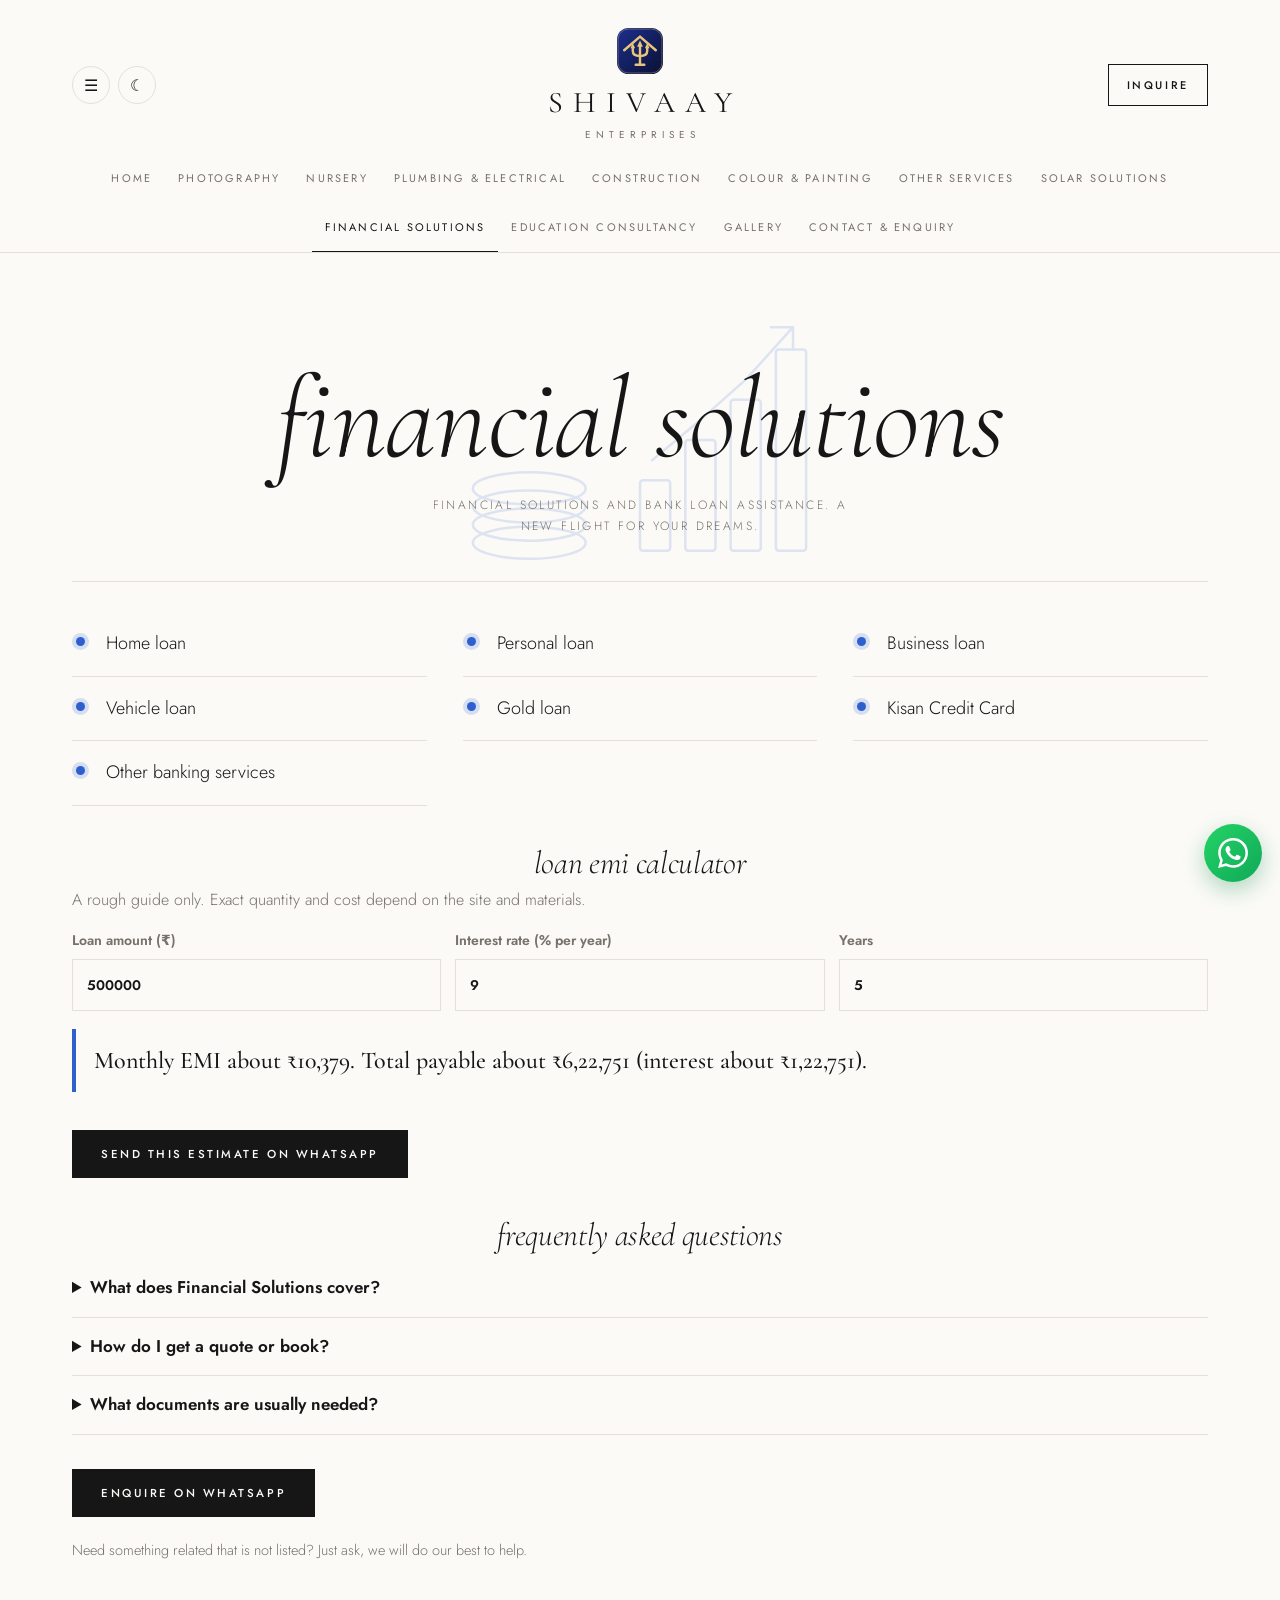
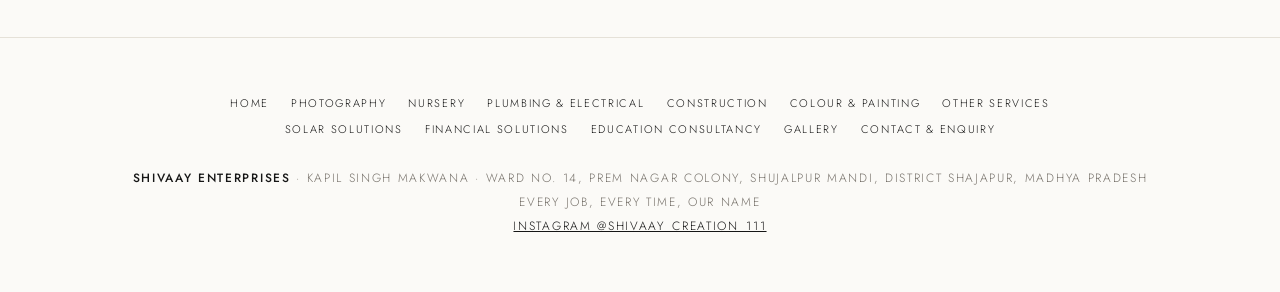
<file: finance.html>
<!DOCTYPE html>
<html lang="en">
<head>
<meta charset="utf-8">
<meta name="viewport" content="width=device-width, initial-scale=1, viewport-fit=cover">
<meta name="description" content="Financial solutions and bank loan assistance. A new flight for your dreams. Shivaay Enterprises, Shujalpur Mandi, Shajapur, Madhya Pradesh. WhatsApp 8357042595."><meta property="og:title" content="Financial Solutions in Shujalpur Mandi | Shivaay Enterprises"><meta property="og:description" content="Financial solutions and bank loan assistance. A new flight for your dreams. Shivaay Enterprises, Shujalpur Mandi, Shajapur, Madhya Pradesh. WhatsApp 8357042595."><meta property="og:type" content="website"><meta name="theme-color" content="#fbfaf7">
<link rel="icon" href="data:image/svg+xml,%3Csvg xmlns=%22http://www.w3.org/2000/svg%22 viewBox=%220 0 64 64%22%3E%3Cdefs%3E%3ClinearGradient id=%22f%22 x1=%220%22 y1=%220%22 x2=%221%22 y2=%221%22%3E%3Cstop offset=%220%22 stop-color=%22%231c2f8f%22/%3E%3Cstop offset=%221%22 stop-color=%22%230a1033%22/%3E%3C/linearGradient%3E%3C/defs%3E%3Crect width=%2264%22 height=%2264%22 rx=%2216%22 fill=%22url%28%23f%29%22/%3E%3Crect x=%221.5%22 y=%221.5%22 width=%2261%22 height=%2261%22 rx=%2214.5%22 fill=%22none%22 stroke=%22%23d9b46c%22 stroke-opacity=%22.55%22/%3E%3Cg fill=%22none%22 stroke=%22%23e8c47a%22 stroke-width=%223.4%22 stroke-linecap=%22round%22 stroke-linejoin=%22round%22%3E%3Cpath d=%22M10 31 L32 12 L54 31%22/%3E%3Cpath d=%22M32 24 V51 M26 51 H38%22/%3E%3Cpath d=%22M22 27 V32 Q22 39 32 39 Q42 39 42 32 V27%22/%3E%3C/g%3E%3Cg fill=%22%23e8c47a%22%3E%3Cpath d=%22M32 17 L28 26 H36Z%22/%3E%3Cpath d=%22M22 21 L18.8 28 H25.2Z%22/%3E%3Cpath d=%22M42 21 L38.8 28 H45.2Z%22/%3E%3C/g%3E%3C/svg%3E">
<title>Financial Solutions in Shujalpur Mandi | Shivaay Enterprises</title>
<link rel="stylesheet" href="https://fonts.googleapis.com/css2?family=Cormorant+Garamond:ital,wght@0,300;0,400;0,500;1,300;1,400&family=Jost:wght@300;400;500&display=swap">
<link rel="stylesheet" href="style.css">
</head>
<body data-page="finance">
<div id="ann" hidden></div>
<header><div class="top">
<a class="brand" href="index.html" aria-label="Shivaay Enterprises home"><svg width="54" height="54" viewBox="0 0 64 64" aria-hidden="true"><defs><linearGradient id="lg" x1="0" y1="0" x2="1" y2="1"><stop offset="0" stop-color="#1c2f8f"/><stop offset="1" stop-color="#0a1033"/></linearGradient></defs><rect width="64" height="64" rx="16" fill="url(#lg)"/><rect x="1.5" y="1.5" width="61" height="61" rx="14.5" fill="none" stroke="#d9b46c" stroke-opacity=".55"/><g fill="none" stroke="#e8c47a" stroke-width="3.4" stroke-linecap="round" stroke-linejoin="round"><path d="M10 31 L32 12 L54 31"/><path d="M32 24 V51 M26 51 H38"/><path d="M22 27 V32 Q22 39 32 39 Q42 39 42 32 V27"/></g><g fill="#e8c47a"><path d="M32 17 L28 26 H36Z"/><path d="M22 21 L18.8 28 H25.2Z"/><path d="M42 21 L38.8 28 H45.2Z"/></g></svg><div><b>SHIVAAY</b><span>ENTERPRISES</span></div></a>
<div class="hl"><button id="menu" class="tg" type="button" aria-label="Open menu" aria-expanded="false" aria-controls="drw">☰</button><button id="th" class="tg" type="button" aria-label="Switch between light and dark mode">☾</button></div><a class="wa" href="https://wa.me/918357042595" target="_blank" rel="noopener">Inquire</a>
</div></header>
<nav aria-label="Sections"><div role="tablist" id="tabs"></div></nav>
<main id="main"></main>
<a class="fab" href="https://wa.me/918357042595" target="_blank" rel="noopener" aria-label="Chat on WhatsApp"></a>
<form name="enquiry" data-netlify="true" netlify-honeypot="bot-field" hidden><input name="name"><input name="phone"><input name="services"><input name="callback"><textarea name="message"></textarea><input name="bot-field"></form>
<div id="drw" aria-hidden="true"><div class="dbg"></div><aside aria-label="Site menu"><button type="button" class="dx" aria-label="Close menu">×</button><div id="dl"></div></aside></div>
<div id="lb" hidden role="dialog" aria-modal="true" aria-label="Photo viewer"><button type="button" aria-label="Close viewer">×</button><button type="button" class="lbn lp" aria-label="Previous photo">‹</button><button type="button" class="lbn ln" aria-label="Next photo">›</button><div id="lbc"></div><p id="lbt"></p></div>
<div class="bar"><a href="tel:+918357042595">Call now</a><a class="g" href="https://wa.me/918357042595" target="_blank" rel="noopener">WhatsApp</a></div>
<footer><div class="fnav"><a href="index.html">Home</a><a href="photography.html">Photography</a><a href="nursery.html">Nursery</a><a href="plumbing-electrical.html">Plumbing &amp; Electrical</a><a href="construction.html">Construction</a><a href="painting.html">Colour &amp; Painting</a><a href="more-services.html">Other Services</a><a href="solar.html">Solar Solutions</a><a href="finance.html">Financial Solutions</a><a href="education.html">Education Consultancy</a><a href="gallery.html">Gallery</a><a href="contact.html">Contact &amp; Enquiry</a></div><b>Shivaay Enterprises</b> · Kapil Singh Makwana · Ward No. 14, Prem Nagar Colony, Shujalpur Mandi, District Shajapur, Madhya Pradesh<br>Every job, every time, our name<br><a href="https://www.instagram.com/shivaay_creation_111/" target="_blank" rel="noopener" style="color:#f3cf8a">Instagram @shivaay_creation_111</a></footer>

<script src="app.js"></script>
</body>
</html>
</file>
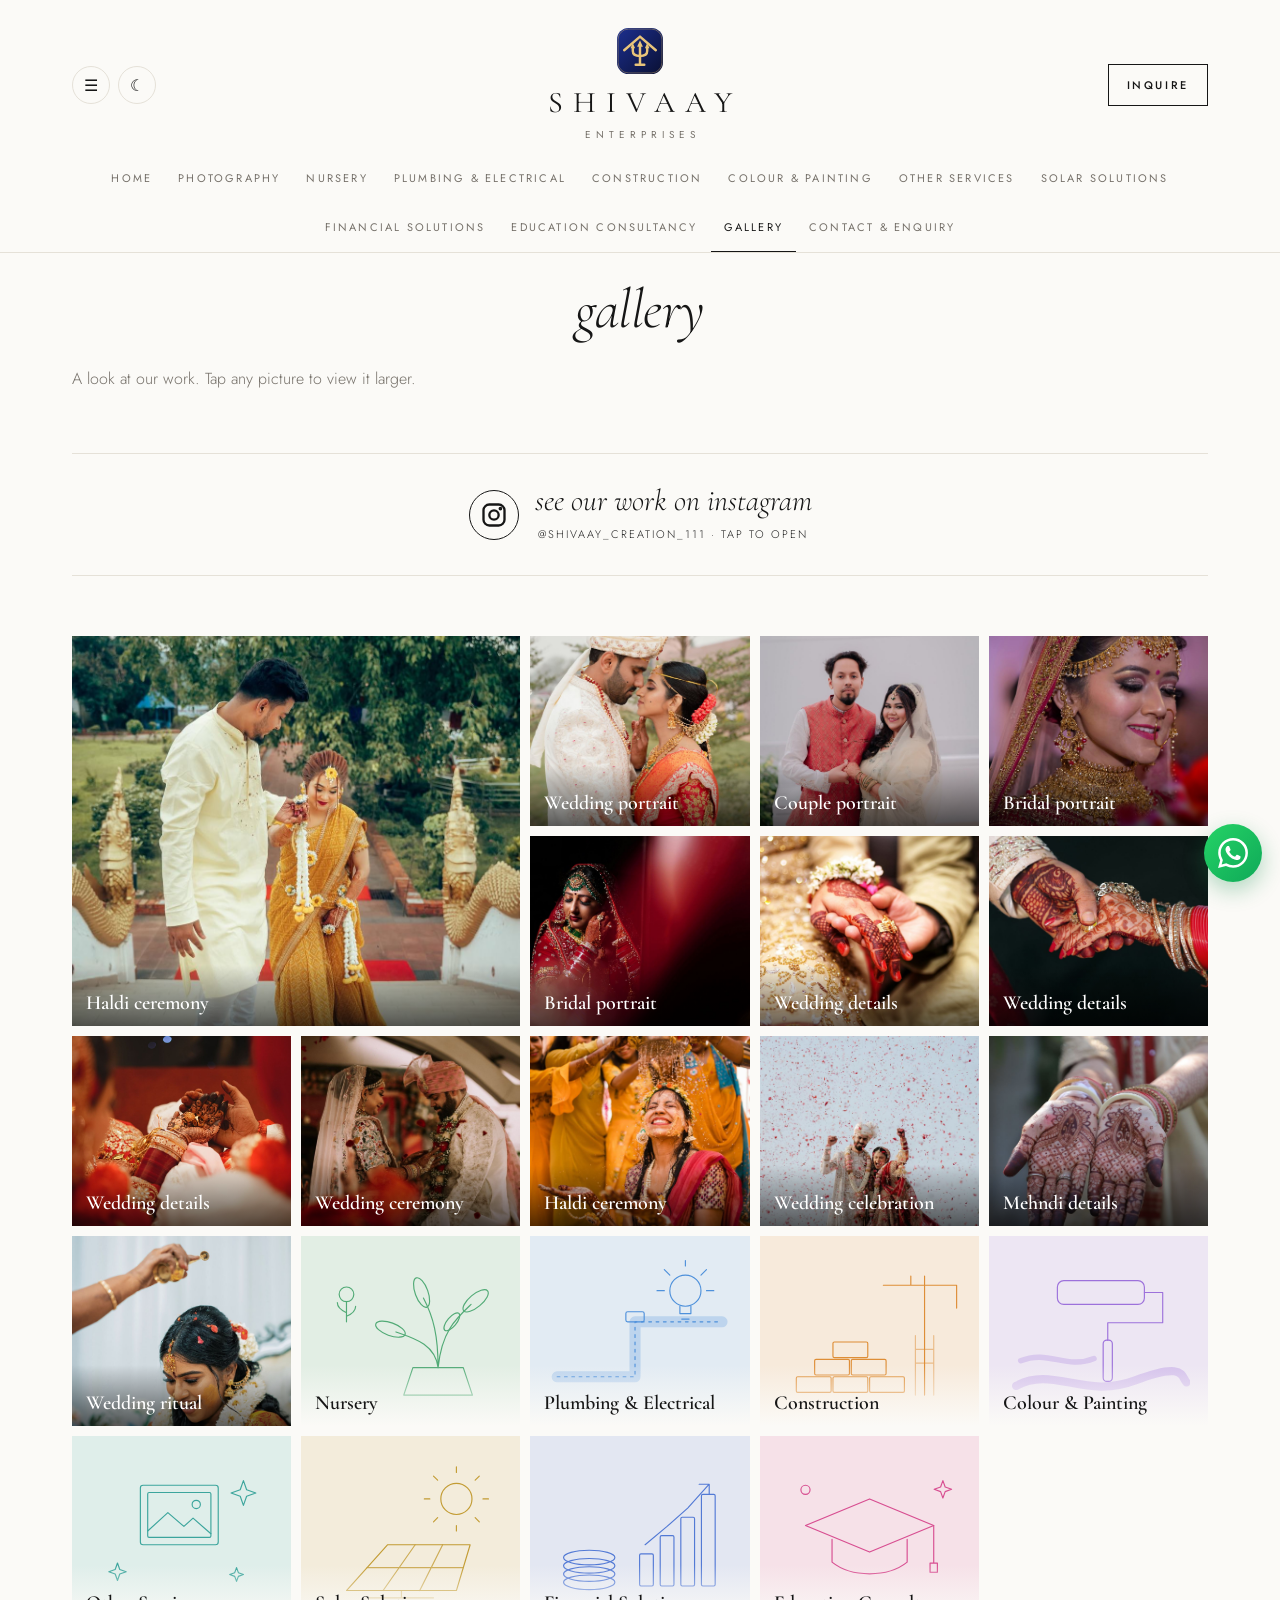
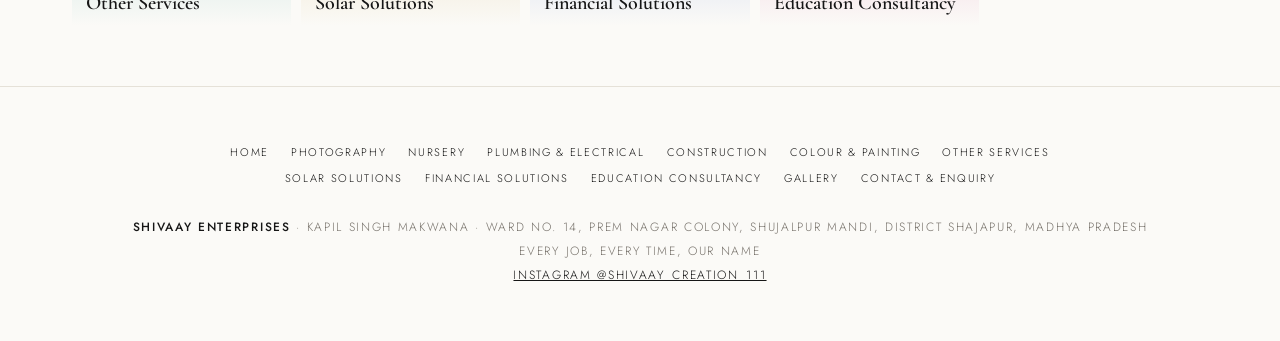
<file: gallery.html>
<!DOCTYPE html>
<html lang="en">
<head>
<meta charset="utf-8">
<meta name="viewport" content="width=device-width, initial-scale=1, viewport-fit=cover">
<meta name="description" content="Photos and videos of our work. Shivaay Enterprises, Shujalpur Mandi, Shajapur."><meta property="og:title" content="Gallery | Shivaay Enterprises"><meta property="og:description" content="Photos and videos of our work. Shivaay Enterprises, Shujalpur Mandi, Shajapur."><meta property="og:type" content="website"><meta name="theme-color" content="#fbfaf7">
<link rel="icon" href="data:image/svg+xml,%3Csvg xmlns=%22http://www.w3.org/2000/svg%22 viewBox=%220 0 64 64%22%3E%3Cdefs%3E%3ClinearGradient id=%22f%22 x1=%220%22 y1=%220%22 x2=%221%22 y2=%221%22%3E%3Cstop offset=%220%22 stop-color=%22%231c2f8f%22/%3E%3Cstop offset=%221%22 stop-color=%22%230a1033%22/%3E%3C/linearGradient%3E%3C/defs%3E%3Crect width=%2264%22 height=%2264%22 rx=%2216%22 fill=%22url%28%23f%29%22/%3E%3Crect x=%221.5%22 y=%221.5%22 width=%2261%22 height=%2261%22 rx=%2214.5%22 fill=%22none%22 stroke=%22%23d9b46c%22 stroke-opacity=%22.55%22/%3E%3Cg fill=%22none%22 stroke=%22%23e8c47a%22 stroke-width=%223.4%22 stroke-linecap=%22round%22 stroke-linejoin=%22round%22%3E%3Cpath d=%22M10 31 L32 12 L54 31%22/%3E%3Cpath d=%22M32 24 V51 M26 51 H38%22/%3E%3Cpath d=%22M22 27 V32 Q22 39 32 39 Q42 39 42 32 V27%22/%3E%3C/g%3E%3Cg fill=%22%23e8c47a%22%3E%3Cpath d=%22M32 17 L28 26 H36Z%22/%3E%3Cpath d=%22M22 21 L18.8 28 H25.2Z%22/%3E%3Cpath d=%22M42 21 L38.8 28 H45.2Z%22/%3E%3C/g%3E%3C/svg%3E">
<title>Gallery | Shivaay Enterprises</title>
<link rel="stylesheet" href="https://fonts.googleapis.com/css2?family=Cormorant+Garamond:ital,wght@0,300;0,400;0,500;1,300;1,400&family=Jost:wght@300;400;500&display=swap">
<link rel="stylesheet" href="style.css">
</head>
<body data-page="gallery">
<div id="ann" hidden></div>
<header><div class="top">
<a class="brand" href="index.html" aria-label="Shivaay Enterprises home"><svg width="54" height="54" viewBox="0 0 64 64" aria-hidden="true"><defs><linearGradient id="lg" x1="0" y1="0" x2="1" y2="1"><stop offset="0" stop-color="#1c2f8f"/><stop offset="1" stop-color="#0a1033"/></linearGradient></defs><rect width="64" height="64" rx="16" fill="url(#lg)"/><rect x="1.5" y="1.5" width="61" height="61" rx="14.5" fill="none" stroke="#d9b46c" stroke-opacity=".55"/><g fill="none" stroke="#e8c47a" stroke-width="3.4" stroke-linecap="round" stroke-linejoin="round"><path d="M10 31 L32 12 L54 31"/><path d="M32 24 V51 M26 51 H38"/><path d="M22 27 V32 Q22 39 32 39 Q42 39 42 32 V27"/></g><g fill="#e8c47a"><path d="M32 17 L28 26 H36Z"/><path d="M22 21 L18.8 28 H25.2Z"/><path d="M42 21 L38.8 28 H45.2Z"/></g></svg><div><b>SHIVAAY</b><span>ENTERPRISES</span></div></a>
<div class="hl"><button id="menu" class="tg" type="button" aria-label="Open menu" aria-expanded="false" aria-controls="drw">☰</button><button id="th" class="tg" type="button" aria-label="Switch between light and dark mode">☾</button></div><a class="wa" href="https://wa.me/918357042595" target="_blank" rel="noopener">Inquire</a>
</div></header>
<nav aria-label="Sections"><div role="tablist" id="tabs"></div></nav>
<main id="main"></main>
<a class="fab" href="https://wa.me/918357042595" target="_blank" rel="noopener" aria-label="Chat on WhatsApp"></a>
<form name="enquiry" data-netlify="true" netlify-honeypot="bot-field" hidden><input name="name"><input name="phone"><input name="services"><input name="callback"><textarea name="message"></textarea><input name="bot-field"></form>
<div id="drw" aria-hidden="true"><div class="dbg"></div><aside aria-label="Site menu"><button type="button" class="dx" aria-label="Close menu">×</button><div id="dl"></div></aside></div>
<div id="lb" hidden role="dialog" aria-modal="true" aria-label="Photo viewer"><button type="button" aria-label="Close viewer">×</button><button type="button" class="lbn lp" aria-label="Previous photo">‹</button><button type="button" class="lbn ln" aria-label="Next photo">›</button><div id="lbc"></div><p id="lbt"></p></div>
<div class="bar"><a href="tel:+918357042595">Call now</a><a class="g" href="https://wa.me/918357042595" target="_blank" rel="noopener">WhatsApp</a></div>
<footer><div class="fnav"><a href="index.html">Home</a><a href="photography.html">Photography</a><a href="nursery.html">Nursery</a><a href="plumbing-electrical.html">Plumbing &amp; Electrical</a><a href="construction.html">Construction</a><a href="painting.html">Colour &amp; Painting</a><a href="more-services.html">Other Services</a><a href="solar.html">Solar Solutions</a><a href="finance.html">Financial Solutions</a><a href="education.html">Education Consultancy</a><a href="gallery.html">Gallery</a><a href="contact.html">Contact &amp; Enquiry</a></div><b>Shivaay Enterprises</b> · Kapil Singh Makwana · Ward No. 14, Prem Nagar Colony, Shujalpur Mandi, District Shajapur, Madhya Pradesh<br>Every job, every time, our name<br><a href="https://www.instagram.com/shivaay_creation_111/" target="_blank" rel="noopener" style="color:#f3cf8a">Instagram @shivaay_creation_111</a></footer>

<script src="app.js"></script>
</body>
</html>
</file>
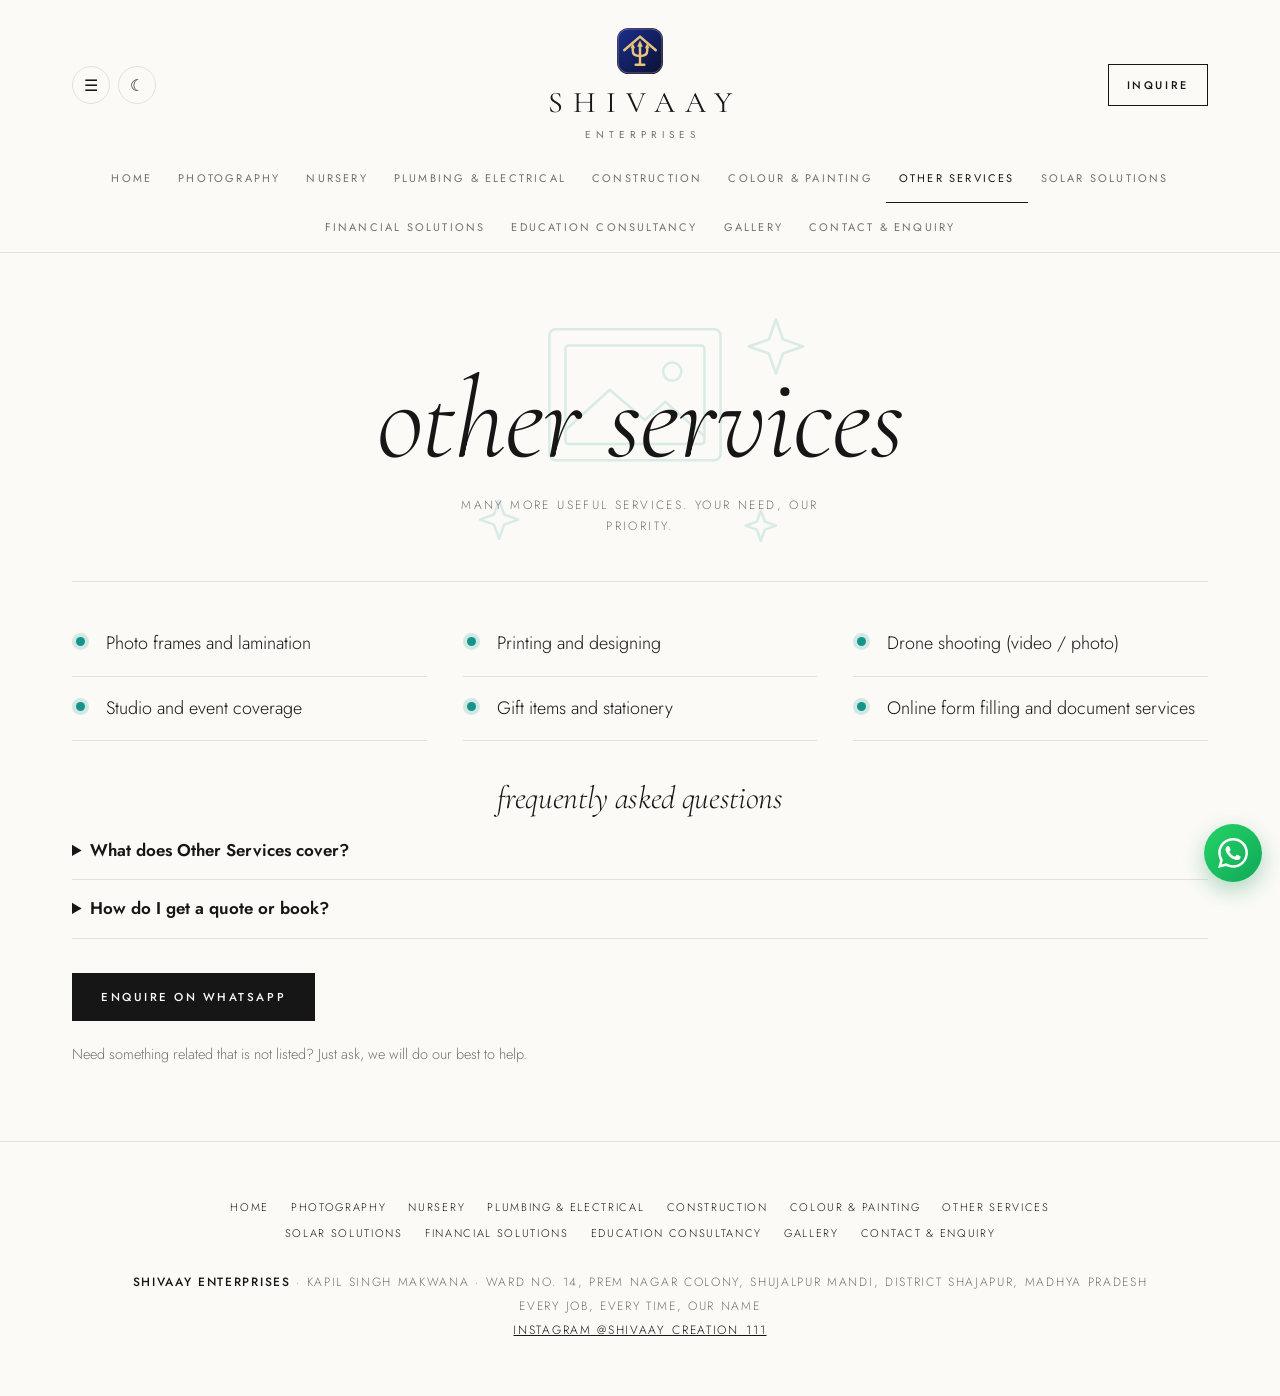
<file: more-services.html>
<!DOCTYPE html>
<html lang="en">
<head>
<meta charset="utf-8">
<meta name="viewport" content="width=device-width, initial-scale=1, viewport-fit=cover">
<meta name="description" content="Many more useful services. Your need, our priority. Shivaay Enterprises, Shujalpur Mandi, Shajapur, Madhya Pradesh. WhatsApp 8357042595."><meta property="og:title" content="Other Services in Shujalpur Mandi | Shivaay Enterprises"><meta property="og:description" content="Many more useful services. Your need, our priority. Shivaay Enterprises, Shujalpur Mandi, Shajapur, Madhya Pradesh. WhatsApp 8357042595."><meta property="og:type" content="website"><meta name="theme-color" content="#fbfaf7">
<link rel="icon" href="data:image/svg+xml,%3Csvg xmlns=%22http://www.w3.org/2000/svg%22 viewBox=%220 0 64 64%22%3E%3Cdefs%3E%3ClinearGradient id=%22f%22 x1=%220%22 y1=%220%22 x2=%221%22 y2=%221%22%3E%3Cstop offset=%220%22 stop-color=%22%231c2f8f%22/%3E%3Cstop offset=%221%22 stop-color=%22%230a1033%22/%3E%3C/linearGradient%3E%3C/defs%3E%3Crect width=%2264%22 height=%2264%22 rx=%2216%22 fill=%22url%28%23f%29%22/%3E%3Crect x=%221.5%22 y=%221.5%22 width=%2261%22 height=%2261%22 rx=%2214.5%22 fill=%22none%22 stroke=%22%23d9b46c%22 stroke-opacity=%22.55%22/%3E%3Cg fill=%22none%22 stroke=%22%23e8c47a%22 stroke-width=%223.4%22 stroke-linecap=%22round%22 stroke-linejoin=%22round%22%3E%3Cpath d=%22M10 31 L32 12 L54 31%22/%3E%3Cpath d=%22M32 24 V51 M26 51 H38%22/%3E%3Cpath d=%22M22 27 V32 Q22 39 32 39 Q42 39 42 32 V27%22/%3E%3C/g%3E%3Cg fill=%22%23e8c47a%22%3E%3Cpath d=%22M32 17 L28 26 H36Z%22/%3E%3Cpath d=%22M22 21 L18.8 28 H25.2Z%22/%3E%3Cpath d=%22M42 21 L38.8 28 H45.2Z%22/%3E%3C/g%3E%3C/svg%3E">
<title>Other Services in Shujalpur Mandi | Shivaay Enterprises</title>
<link rel="stylesheet" href="https://fonts.googleapis.com/css2?family=Cormorant+Garamond:ital,wght@0,300;0,400;0,500;1,300;1,400&family=Jost:wght@300;400;500&display=swap">
<link rel="stylesheet" href="style.css">
</head>
<body data-page="more-services">
<div id="ann" hidden></div>
<header><div class="top">
<a class="brand" href="index.html" aria-label="Shivaay Enterprises home"><svg width="54" height="54" viewBox="0 0 64 64" aria-hidden="true"><defs><linearGradient id="lg" x1="0" y1="0" x2="1" y2="1"><stop offset="0" stop-color="#1c2f8f"/><stop offset="1" stop-color="#0a1033"/></linearGradient></defs><rect width="64" height="64" rx="16" fill="url(#lg)"/><rect x="1.5" y="1.5" width="61" height="61" rx="14.5" fill="none" stroke="#d9b46c" stroke-opacity=".55"/><g fill="none" stroke="#e8c47a" stroke-width="3.4" stroke-linecap="round" stroke-linejoin="round"><path d="M10 31 L32 12 L54 31"/><path d="M32 24 V51 M26 51 H38"/><path d="M22 27 V32 Q22 39 32 39 Q42 39 42 32 V27"/></g><g fill="#e8c47a"><path d="M32 17 L28 26 H36Z"/><path d="M22 21 L18.8 28 H25.2Z"/><path d="M42 21 L38.8 28 H45.2Z"/></g></svg><div><b>SHIVAAY</b><span>ENTERPRISES</span></div></a>
<div class="hl"><button id="menu" class="tg" type="button" aria-label="Open menu" aria-expanded="false" aria-controls="drw">☰</button><button id="th" class="tg" type="button" aria-label="Switch between light and dark mode">☾</button></div><a class="wa" href="https://wa.me/918357042595" target="_blank" rel="noopener">Inquire</a>
</div></header>
<nav aria-label="Sections"><div role="tablist" id="tabs"></div></nav>
<main id="main"></main>
<a class="fab" href="https://wa.me/918357042595" target="_blank" rel="noopener" aria-label="Chat on WhatsApp"></a>
<form name="enquiry" data-netlify="true" netlify-honeypot="bot-field" hidden><input name="name"><input name="phone"><input name="services"><input name="callback"><textarea name="message"></textarea><input name="bot-field"></form>
<div id="drw" aria-hidden="true"><div class="dbg"></div><aside aria-label="Site menu"><button type="button" class="dx" aria-label="Close menu">×</button><div id="dl"></div></aside></div>
<div id="lb" hidden role="dialog" aria-modal="true" aria-label="Photo viewer"><button type="button" aria-label="Close viewer">×</button><button type="button" class="lbn lp" aria-label="Previous photo">‹</button><button type="button" class="lbn ln" aria-label="Next photo">›</button><div id="lbc"></div><p id="lbt"></p></div>
<div class="bar"><a href="tel:+918357042595">Call now</a><a class="g" href="https://wa.me/918357042595" target="_blank" rel="noopener">WhatsApp</a></div>
<footer><div class="fnav"><a href="index.html">Home</a><a href="photography.html">Photography</a><a href="nursery.html">Nursery</a><a href="plumbing-electrical.html">Plumbing &amp; Electrical</a><a href="construction.html">Construction</a><a href="painting.html">Colour &amp; Painting</a><a href="more-services.html">Other Services</a><a href="solar.html">Solar Solutions</a><a href="finance.html">Financial Solutions</a><a href="education.html">Education Consultancy</a><a href="gallery.html">Gallery</a><a href="contact.html">Contact &amp; Enquiry</a></div><b>Shivaay Enterprises</b> · Kapil Singh Makwana · Ward No. 14, Prem Nagar Colony, Shujalpur Mandi, District Shajapur, Madhya Pradesh<br>Every job, every time, our name<br><a href="https://www.instagram.com/shivaay_creation_111/" target="_blank" rel="noopener" style="color:#f3cf8a">Instagram @shivaay_creation_111</a></footer>

<script src="app.js"></script>
</body>
</html>
</file>
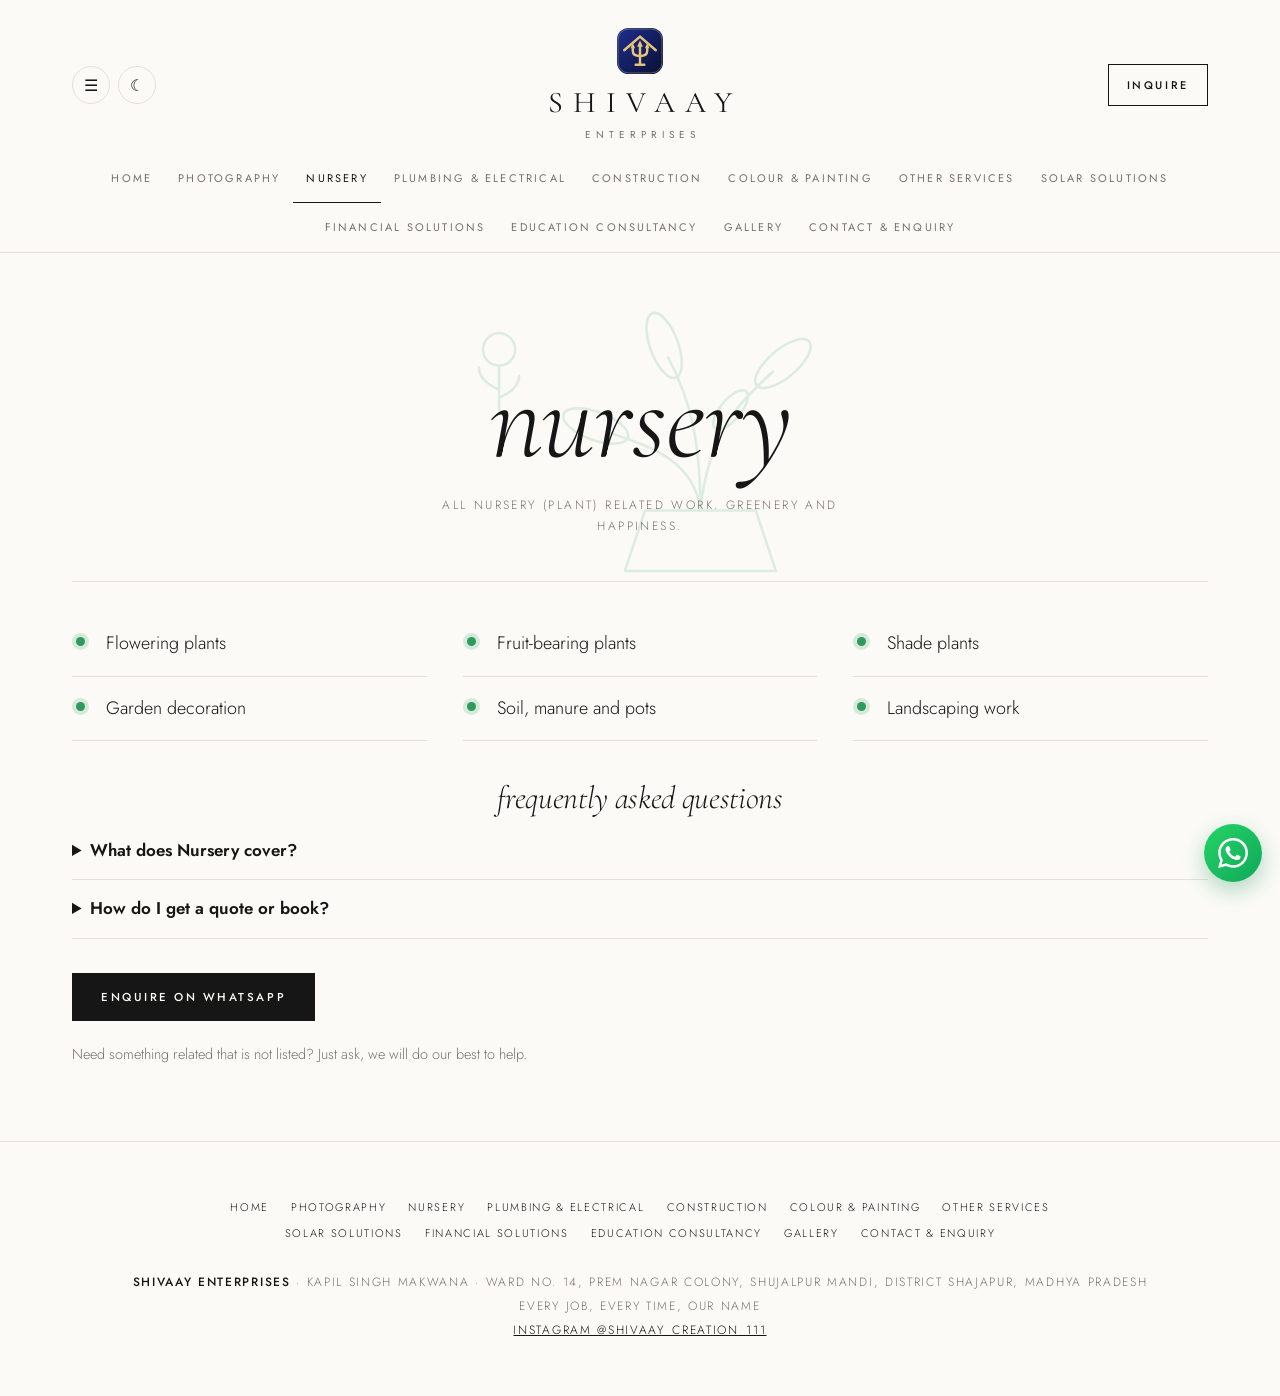
<file: nursery.html>
<!DOCTYPE html>
<html lang="en">
<head>
<meta charset="utf-8">
<meta name="viewport" content="width=device-width, initial-scale=1, viewport-fit=cover">
<meta name="description" content="All nursery (plant) related work. Greenery and happiness. Shivaay Enterprises, Shujalpur Mandi, Shajapur, Madhya Pradesh. WhatsApp 8357042595."><meta property="og:title" content="Nursery in Shujalpur Mandi | Shivaay Enterprises"><meta property="og:description" content="All nursery (plant) related work. Greenery and happiness. Shivaay Enterprises, Shujalpur Mandi, Shajapur, Madhya Pradesh. WhatsApp 8357042595."><meta property="og:type" content="website"><meta name="theme-color" content="#fbfaf7">
<link rel="icon" href="data:image/svg+xml,%3Csvg xmlns=%22http://www.w3.org/2000/svg%22 viewBox=%220 0 64 64%22%3E%3Cdefs%3E%3ClinearGradient id=%22f%22 x1=%220%22 y1=%220%22 x2=%221%22 y2=%221%22%3E%3Cstop offset=%220%22 stop-color=%22%231c2f8f%22/%3E%3Cstop offset=%221%22 stop-color=%22%230a1033%22/%3E%3C/linearGradient%3E%3C/defs%3E%3Crect width=%2264%22 height=%2264%22 rx=%2216%22 fill=%22url%28%23f%29%22/%3E%3Crect x=%221.5%22 y=%221.5%22 width=%2261%22 height=%2261%22 rx=%2214.5%22 fill=%22none%22 stroke=%22%23d9b46c%22 stroke-opacity=%22.55%22/%3E%3Cg fill=%22none%22 stroke=%22%23e8c47a%22 stroke-width=%223.4%22 stroke-linecap=%22round%22 stroke-linejoin=%22round%22%3E%3Cpath d=%22M10 31 L32 12 L54 31%22/%3E%3Cpath d=%22M32 24 V51 M26 51 H38%22/%3E%3Cpath d=%22M22 27 V32 Q22 39 32 39 Q42 39 42 32 V27%22/%3E%3C/g%3E%3Cg fill=%22%23e8c47a%22%3E%3Cpath d=%22M32 17 L28 26 H36Z%22/%3E%3Cpath d=%22M22 21 L18.8 28 H25.2Z%22/%3E%3Cpath d=%22M42 21 L38.8 28 H45.2Z%22/%3E%3C/g%3E%3C/svg%3E">
<title>Nursery in Shujalpur Mandi | Shivaay Enterprises</title>
<link rel="stylesheet" href="https://fonts.googleapis.com/css2?family=Cormorant+Garamond:ital,wght@0,300;0,400;0,500;1,300;1,400&family=Jost:wght@300;400;500&display=swap">
<link rel="stylesheet" href="style.css">
</head>
<body data-page="nursery">
<div id="ann" hidden></div>
<header><div class="top">
<a class="brand" href="index.html" aria-label="Shivaay Enterprises home"><svg width="54" height="54" viewBox="0 0 64 64" aria-hidden="true"><defs><linearGradient id="lg" x1="0" y1="0" x2="1" y2="1"><stop offset="0" stop-color="#1c2f8f"/><stop offset="1" stop-color="#0a1033"/></linearGradient></defs><rect width="64" height="64" rx="16" fill="url(#lg)"/><rect x="1.5" y="1.5" width="61" height="61" rx="14.5" fill="none" stroke="#d9b46c" stroke-opacity=".55"/><g fill="none" stroke="#e8c47a" stroke-width="3.4" stroke-linecap="round" stroke-linejoin="round"><path d="M10 31 L32 12 L54 31"/><path d="M32 24 V51 M26 51 H38"/><path d="M22 27 V32 Q22 39 32 39 Q42 39 42 32 V27"/></g><g fill="#e8c47a"><path d="M32 17 L28 26 H36Z"/><path d="M22 21 L18.8 28 H25.2Z"/><path d="M42 21 L38.8 28 H45.2Z"/></g></svg><div><b>SHIVAAY</b><span>ENTERPRISES</span></div></a>
<div class="hl"><button id="menu" class="tg" type="button" aria-label="Open menu" aria-expanded="false" aria-controls="drw">☰</button><button id="th" class="tg" type="button" aria-label="Switch between light and dark mode">☾</button></div><a class="wa" href="https://wa.me/918357042595" target="_blank" rel="noopener">Inquire</a>
</div></header>
<nav aria-label="Sections"><div role="tablist" id="tabs"></div></nav>
<main id="main"></main>
<a class="fab" href="https://wa.me/918357042595" target="_blank" rel="noopener" aria-label="Chat on WhatsApp"></a>
<form name="enquiry" data-netlify="true" netlify-honeypot="bot-field" hidden><input name="name"><input name="phone"><input name="services"><input name="callback"><textarea name="message"></textarea><input name="bot-field"></form>
<div id="drw" aria-hidden="true"><div class="dbg"></div><aside aria-label="Site menu"><button type="button" class="dx" aria-label="Close menu">×</button><div id="dl"></div></aside></div>
<div id="lb" hidden role="dialog" aria-modal="true" aria-label="Photo viewer"><button type="button" aria-label="Close viewer">×</button><button type="button" class="lbn lp" aria-label="Previous photo">‹</button><button type="button" class="lbn ln" aria-label="Next photo">›</button><div id="lbc"></div><p id="lbt"></p></div>
<div class="bar"><a href="tel:+918357042595">Call now</a><a class="g" href="https://wa.me/918357042595" target="_blank" rel="noopener">WhatsApp</a></div>
<footer><div class="fnav"><a href="index.html">Home</a><a href="photography.html">Photography</a><a href="nursery.html">Nursery</a><a href="plumbing-electrical.html">Plumbing &amp; Electrical</a><a href="construction.html">Construction</a><a href="painting.html">Colour &amp; Painting</a><a href="more-services.html">Other Services</a><a href="solar.html">Solar Solutions</a><a href="finance.html">Financial Solutions</a><a href="education.html">Education Consultancy</a><a href="gallery.html">Gallery</a><a href="contact.html">Contact &amp; Enquiry</a></div><b>Shivaay Enterprises</b> · Kapil Singh Makwana · Ward No. 14, Prem Nagar Colony, Shujalpur Mandi, District Shajapur, Madhya Pradesh<br>Every job, every time, our name<br><a href="https://www.instagram.com/shivaay_creation_111/" target="_blank" rel="noopener" style="color:#f3cf8a">Instagram @shivaay_creation_111</a></footer>

<script src="app.js"></script>
</body>
</html>
</file>
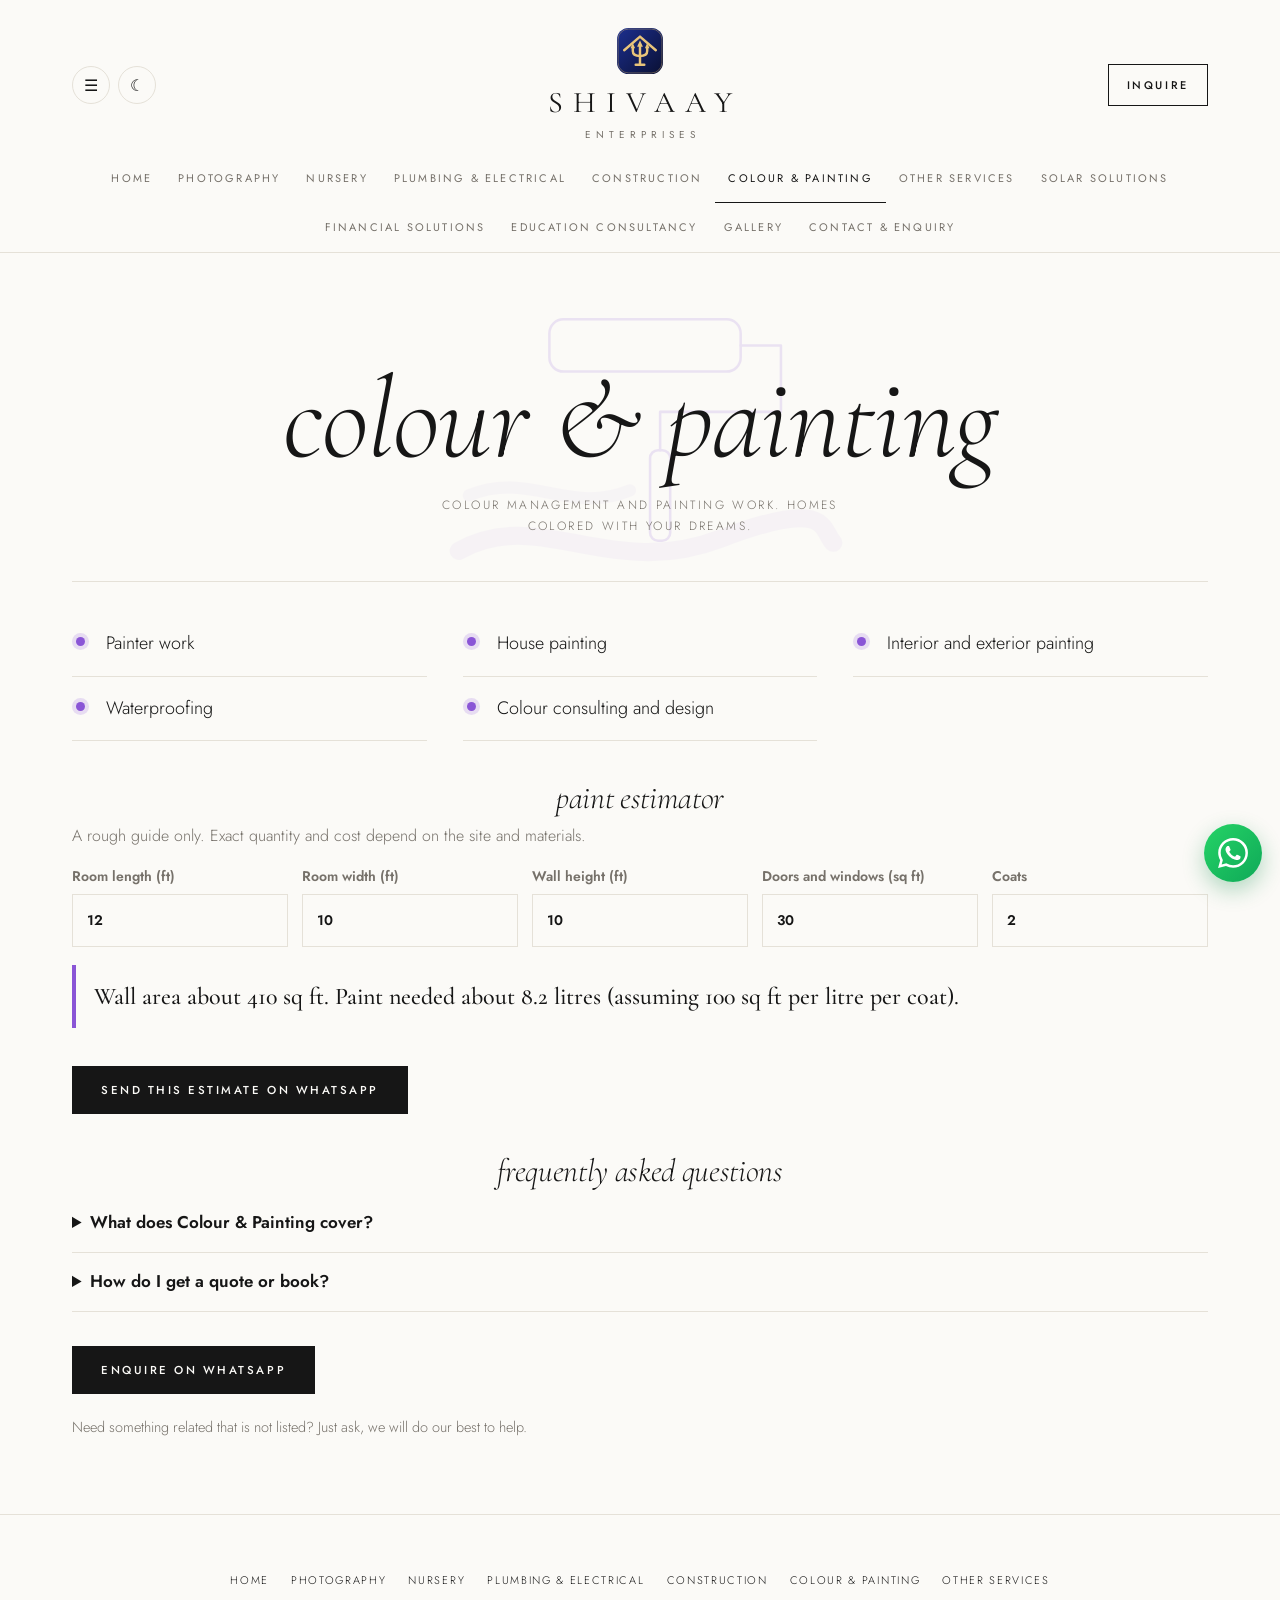
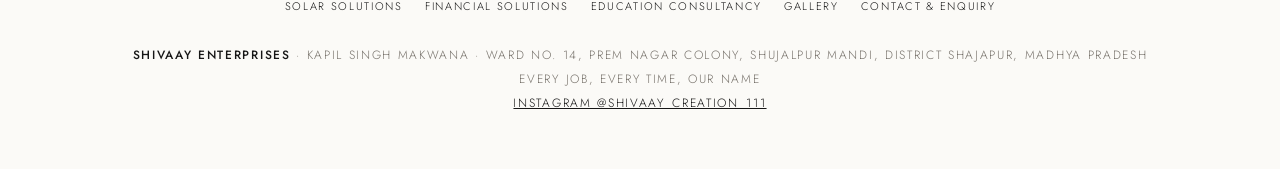
<file: painting.html>
<!DOCTYPE html>
<html lang="en">
<head>
<meta charset="utf-8">
<meta name="viewport" content="width=device-width, initial-scale=1, viewport-fit=cover">
<meta name="description" content="Colour management and painting work. Homes colored with your dreams. Shivaay Enterprises, Shujalpur Mandi, Shajapur, Madhya Pradesh. WhatsApp 8357042595."><meta property="og:title" content="Colour &amp; Painting in Shujalpur Mandi | Shivaay Enterprises"><meta property="og:description" content="Colour management and painting work. Homes colored with your dreams. Shivaay Enterprises, Shujalpur Mandi, Shajapur, Madhya Pradesh. WhatsApp 8357042595."><meta property="og:type" content="website"><meta name="theme-color" content="#fbfaf7">
<link rel="icon" href="data:image/svg+xml,%3Csvg xmlns=%22http://www.w3.org/2000/svg%22 viewBox=%220 0 64 64%22%3E%3Cdefs%3E%3ClinearGradient id=%22f%22 x1=%220%22 y1=%220%22 x2=%221%22 y2=%221%22%3E%3Cstop offset=%220%22 stop-color=%22%231c2f8f%22/%3E%3Cstop offset=%221%22 stop-color=%22%230a1033%22/%3E%3C/linearGradient%3E%3C/defs%3E%3Crect width=%2264%22 height=%2264%22 rx=%2216%22 fill=%22url%28%23f%29%22/%3E%3Crect x=%221.5%22 y=%221.5%22 width=%2261%22 height=%2261%22 rx=%2214.5%22 fill=%22none%22 stroke=%22%23d9b46c%22 stroke-opacity=%22.55%22/%3E%3Cg fill=%22none%22 stroke=%22%23e8c47a%22 stroke-width=%223.4%22 stroke-linecap=%22round%22 stroke-linejoin=%22round%22%3E%3Cpath d=%22M10 31 L32 12 L54 31%22/%3E%3Cpath d=%22M32 24 V51 M26 51 H38%22/%3E%3Cpath d=%22M22 27 V32 Q22 39 32 39 Q42 39 42 32 V27%22/%3E%3C/g%3E%3Cg fill=%22%23e8c47a%22%3E%3Cpath d=%22M32 17 L28 26 H36Z%22/%3E%3Cpath d=%22M22 21 L18.8 28 H25.2Z%22/%3E%3Cpath d=%22M42 21 L38.8 28 H45.2Z%22/%3E%3C/g%3E%3C/svg%3E">
<title>Colour &amp; Painting in Shujalpur Mandi | Shivaay Enterprises</title>
<link rel="stylesheet" href="https://fonts.googleapis.com/css2?family=Cormorant+Garamond:ital,wght@0,300;0,400;0,500;1,300;1,400&family=Jost:wght@300;400;500&display=swap">
<link rel="stylesheet" href="style.css">
</head>
<body data-page="painting">
<div id="ann" hidden></div>
<header><div class="top">
<a class="brand" href="index.html" aria-label="Shivaay Enterprises home"><svg width="54" height="54" viewBox="0 0 64 64" aria-hidden="true"><defs><linearGradient id="lg" x1="0" y1="0" x2="1" y2="1"><stop offset="0" stop-color="#1c2f8f"/><stop offset="1" stop-color="#0a1033"/></linearGradient></defs><rect width="64" height="64" rx="16" fill="url(#lg)"/><rect x="1.5" y="1.5" width="61" height="61" rx="14.5" fill="none" stroke="#d9b46c" stroke-opacity=".55"/><g fill="none" stroke="#e8c47a" stroke-width="3.4" stroke-linecap="round" stroke-linejoin="round"><path d="M10 31 L32 12 L54 31"/><path d="M32 24 V51 M26 51 H38"/><path d="M22 27 V32 Q22 39 32 39 Q42 39 42 32 V27"/></g><g fill="#e8c47a"><path d="M32 17 L28 26 H36Z"/><path d="M22 21 L18.8 28 H25.2Z"/><path d="M42 21 L38.8 28 H45.2Z"/></g></svg><div><b>SHIVAAY</b><span>ENTERPRISES</span></div></a>
<div class="hl"><button id="menu" class="tg" type="button" aria-label="Open menu" aria-expanded="false" aria-controls="drw">☰</button><button id="th" class="tg" type="button" aria-label="Switch between light and dark mode">☾</button></div><a class="wa" href="https://wa.me/918357042595" target="_blank" rel="noopener">Inquire</a>
</div></header>
<nav aria-label="Sections"><div role="tablist" id="tabs"></div></nav>
<main id="main"></main>
<a class="fab" href="https://wa.me/918357042595" target="_blank" rel="noopener" aria-label="Chat on WhatsApp"></a>
<form name="enquiry" data-netlify="true" netlify-honeypot="bot-field" hidden><input name="name"><input name="phone"><input name="services"><input name="callback"><textarea name="message"></textarea><input name="bot-field"></form>
<div id="drw" aria-hidden="true"><div class="dbg"></div><aside aria-label="Site menu"><button type="button" class="dx" aria-label="Close menu">×</button><div id="dl"></div></aside></div>
<div id="lb" hidden role="dialog" aria-modal="true" aria-label="Photo viewer"><button type="button" aria-label="Close viewer">×</button><button type="button" class="lbn lp" aria-label="Previous photo">‹</button><button type="button" class="lbn ln" aria-label="Next photo">›</button><div id="lbc"></div><p id="lbt"></p></div>
<div class="bar"><a href="tel:+918357042595">Call now</a><a class="g" href="https://wa.me/918357042595" target="_blank" rel="noopener">WhatsApp</a></div>
<footer><div class="fnav"><a href="index.html">Home</a><a href="photography.html">Photography</a><a href="nursery.html">Nursery</a><a href="plumbing-electrical.html">Plumbing &amp; Electrical</a><a href="construction.html">Construction</a><a href="painting.html">Colour &amp; Painting</a><a href="more-services.html">Other Services</a><a href="solar.html">Solar Solutions</a><a href="finance.html">Financial Solutions</a><a href="education.html">Education Consultancy</a><a href="gallery.html">Gallery</a><a href="contact.html">Contact &amp; Enquiry</a></div><b>Shivaay Enterprises</b> · Kapil Singh Makwana · Ward No. 14, Prem Nagar Colony, Shujalpur Mandi, District Shajapur, Madhya Pradesh<br>Every job, every time, our name<br><a href="https://www.instagram.com/shivaay_creation_111/" target="_blank" rel="noopener" style="color:#f3cf8a">Instagram @shivaay_creation_111</a></footer>

<script src="app.js"></script>
</body>
</html>
</file>
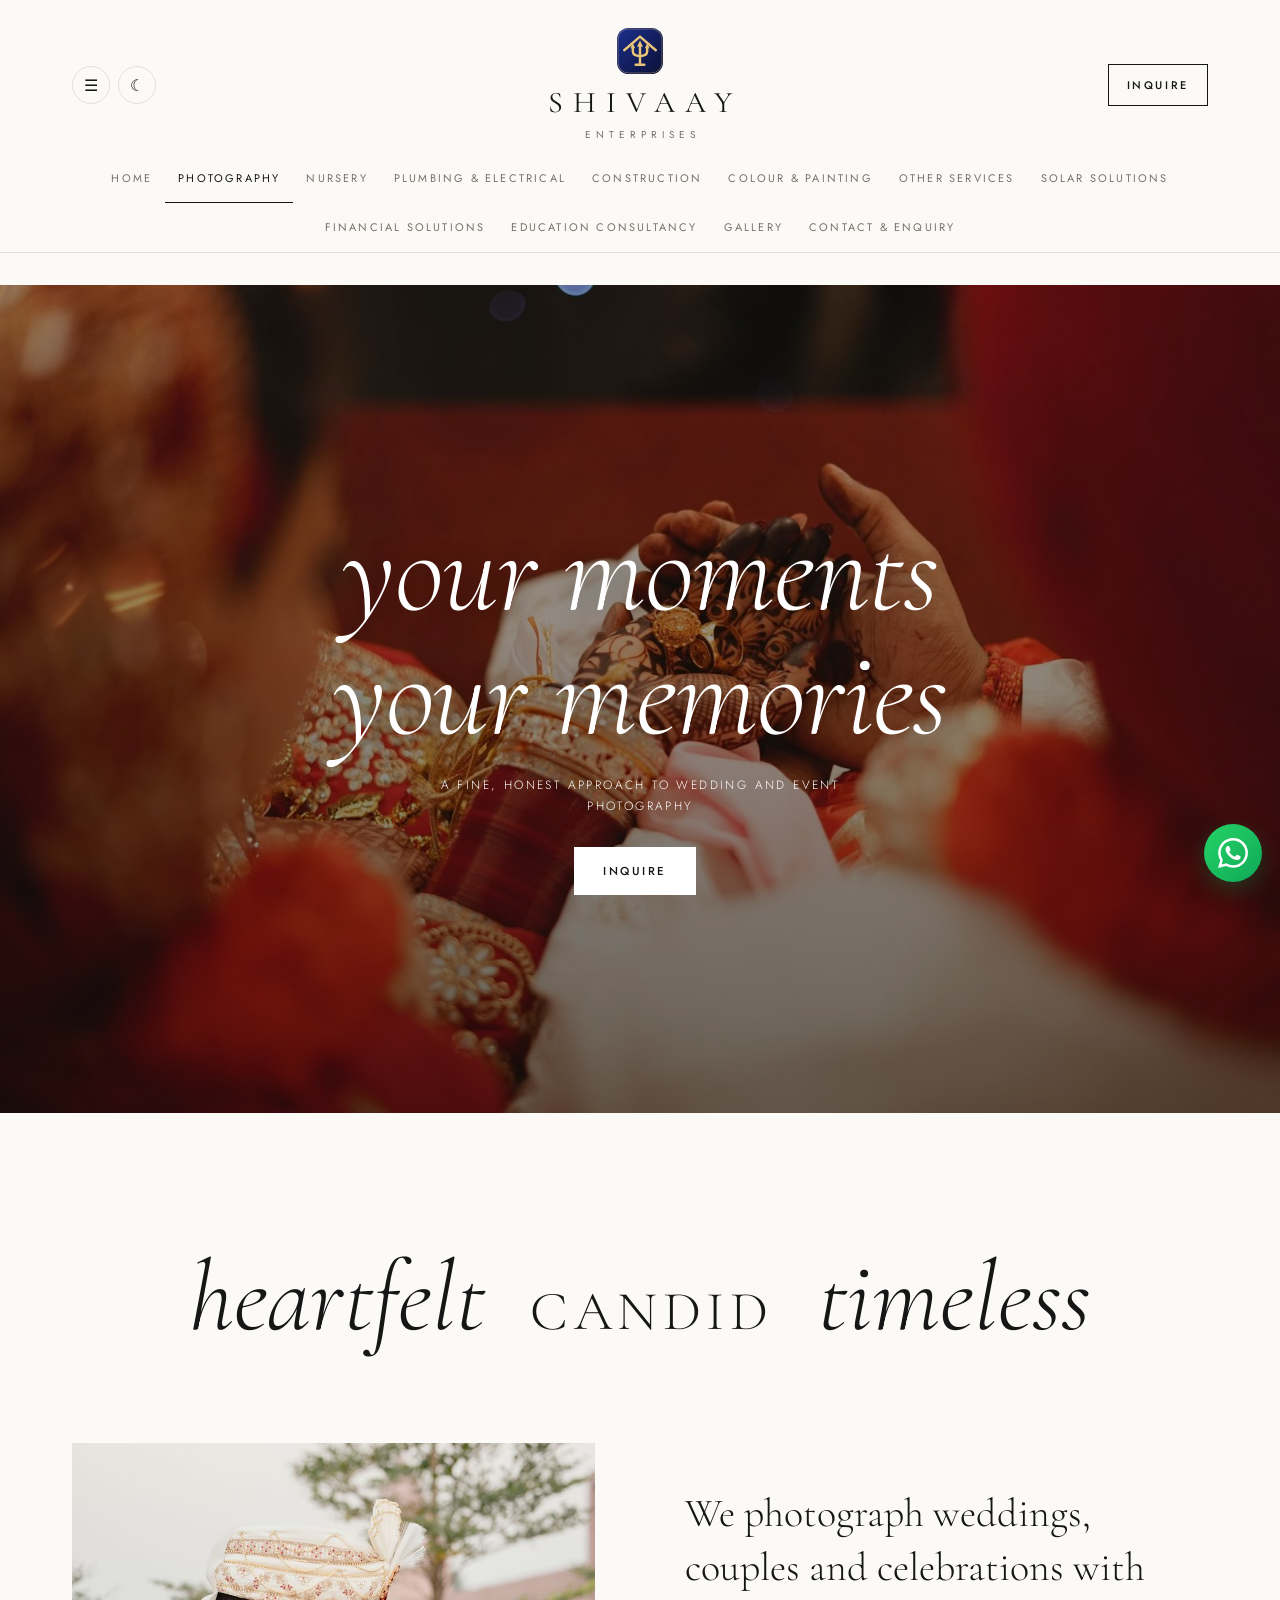
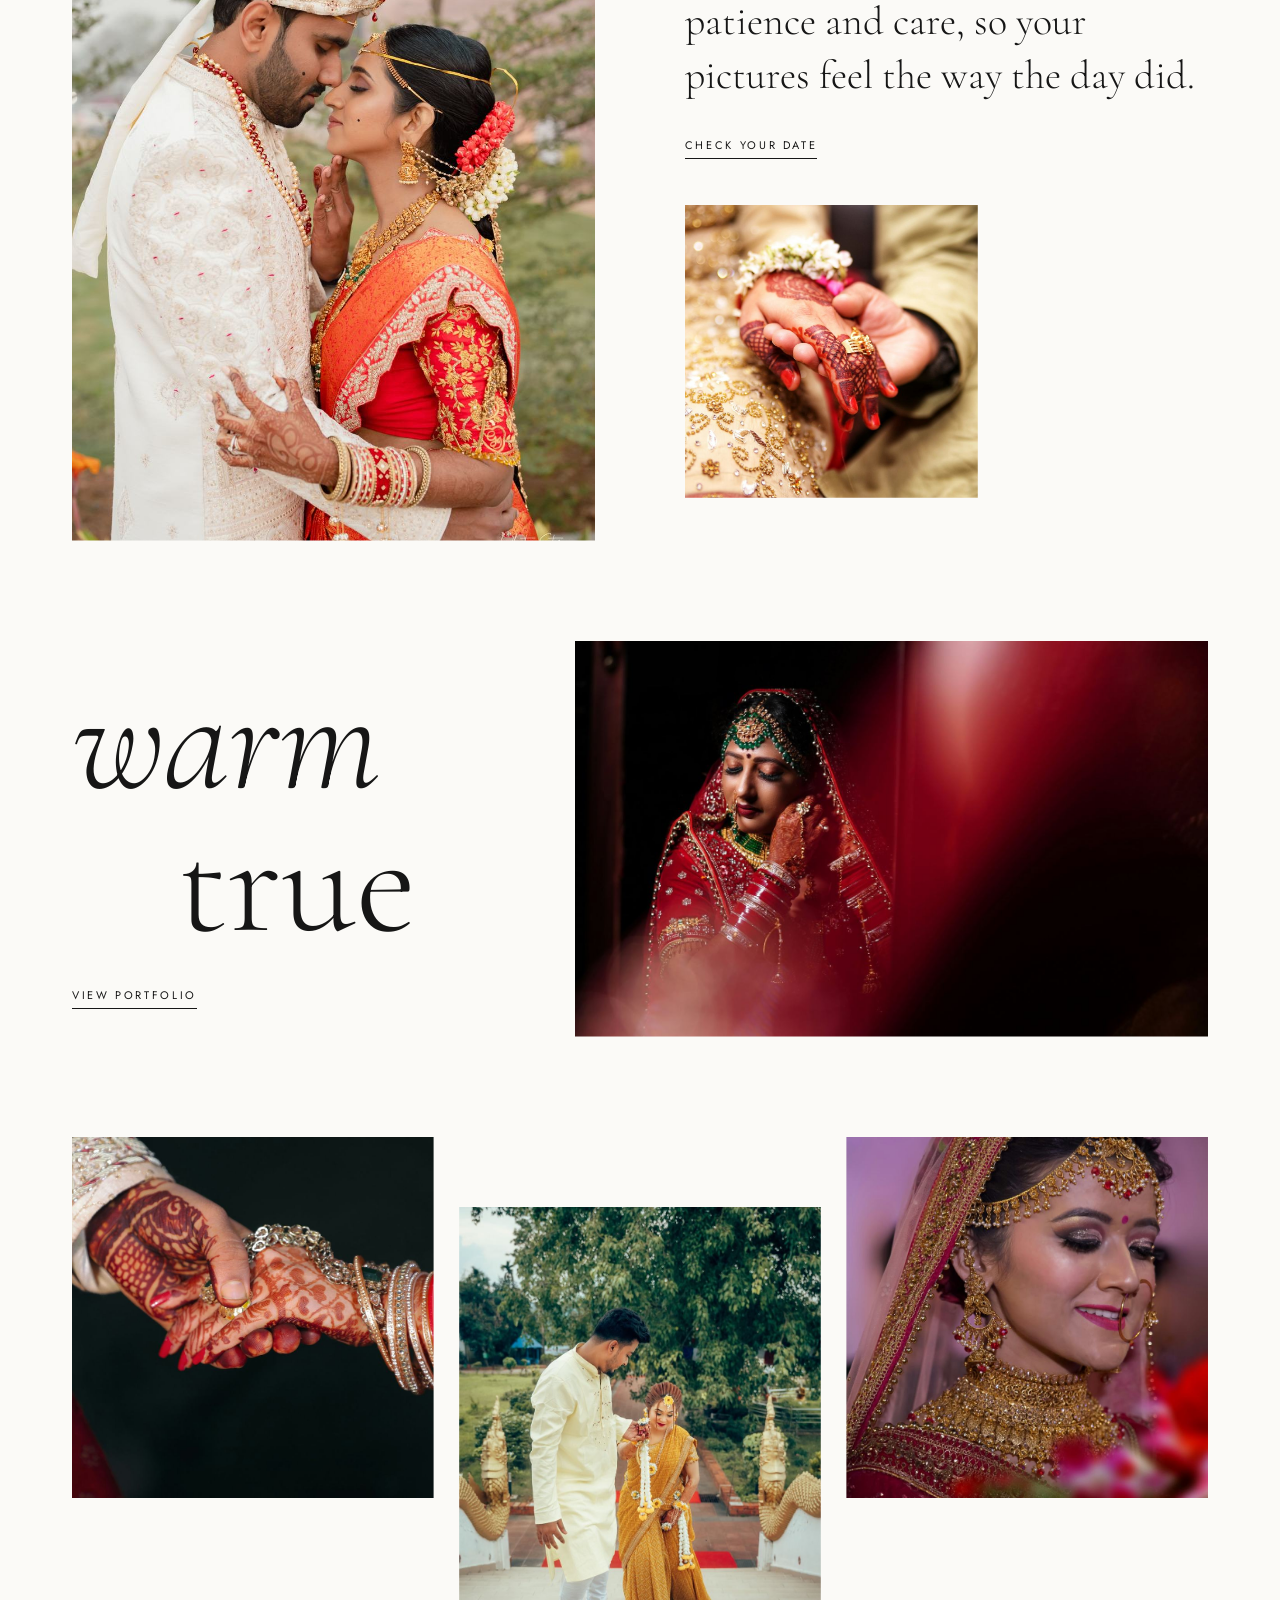
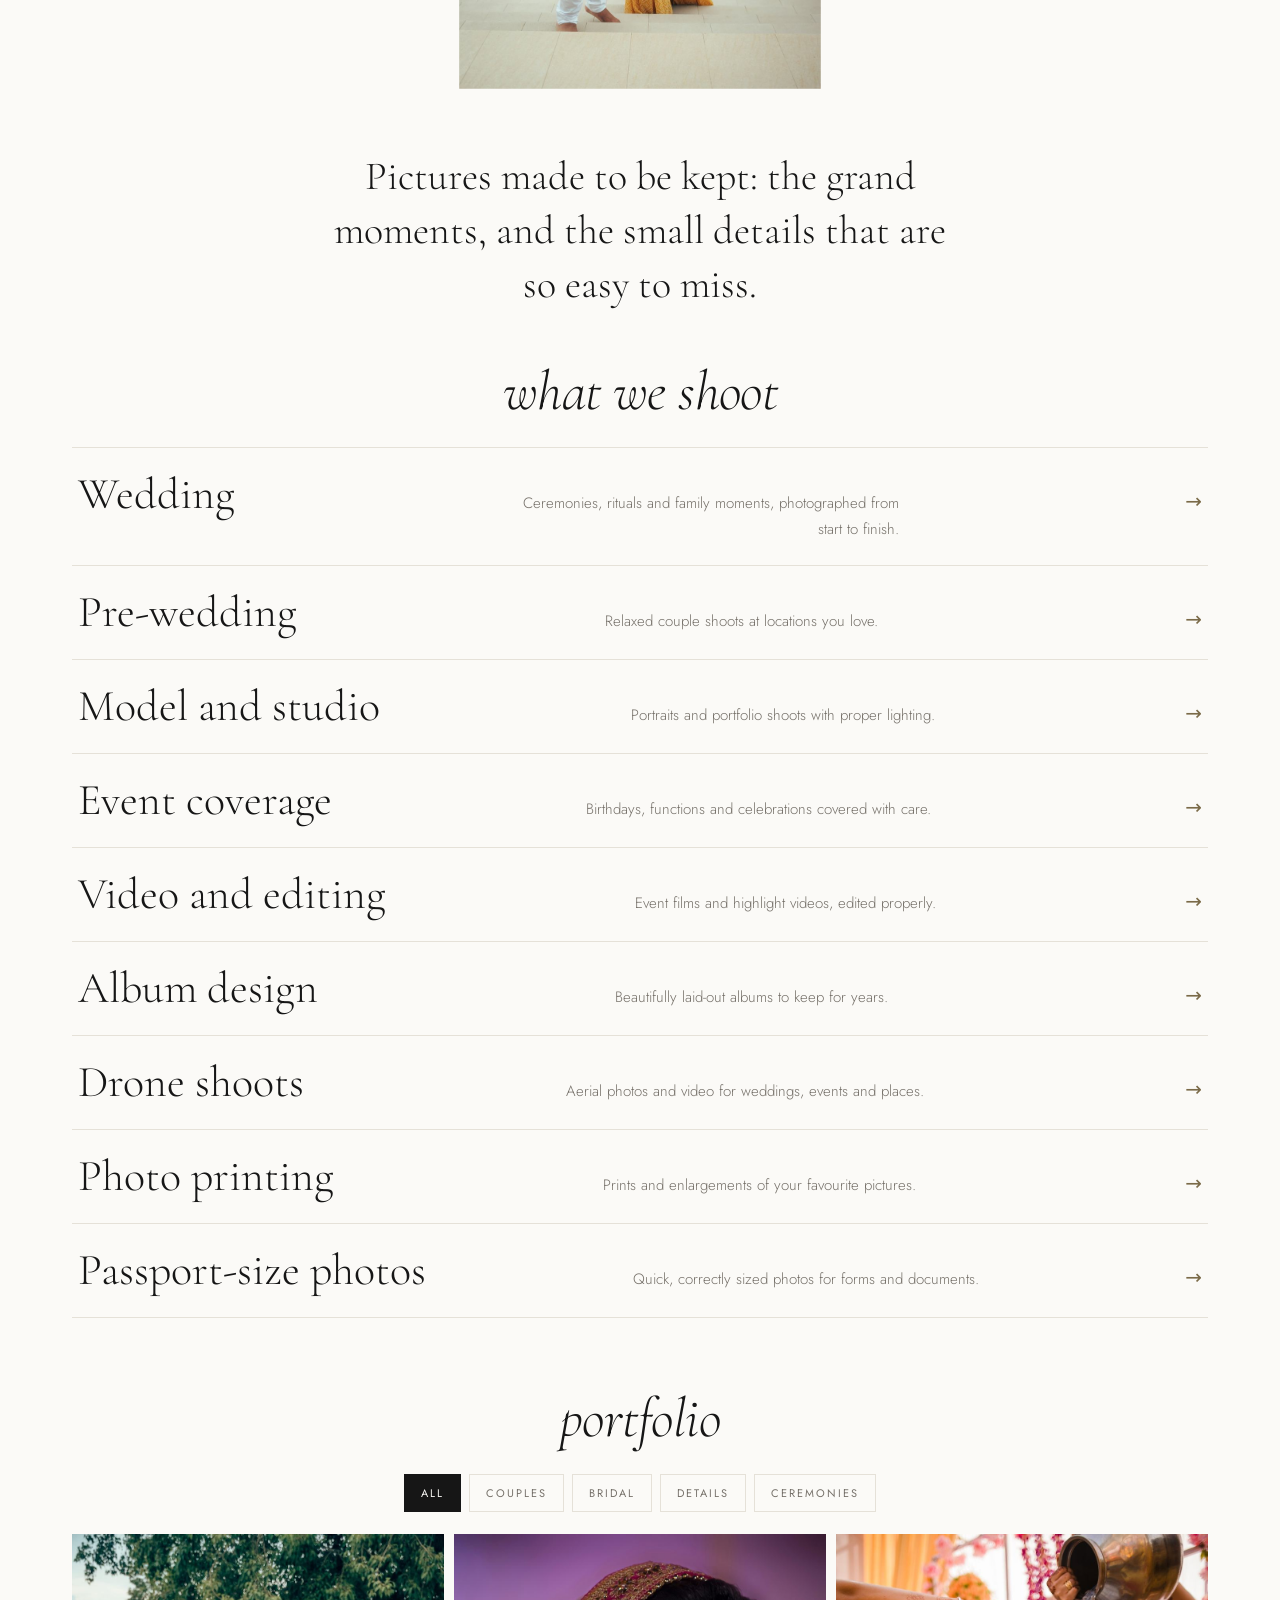
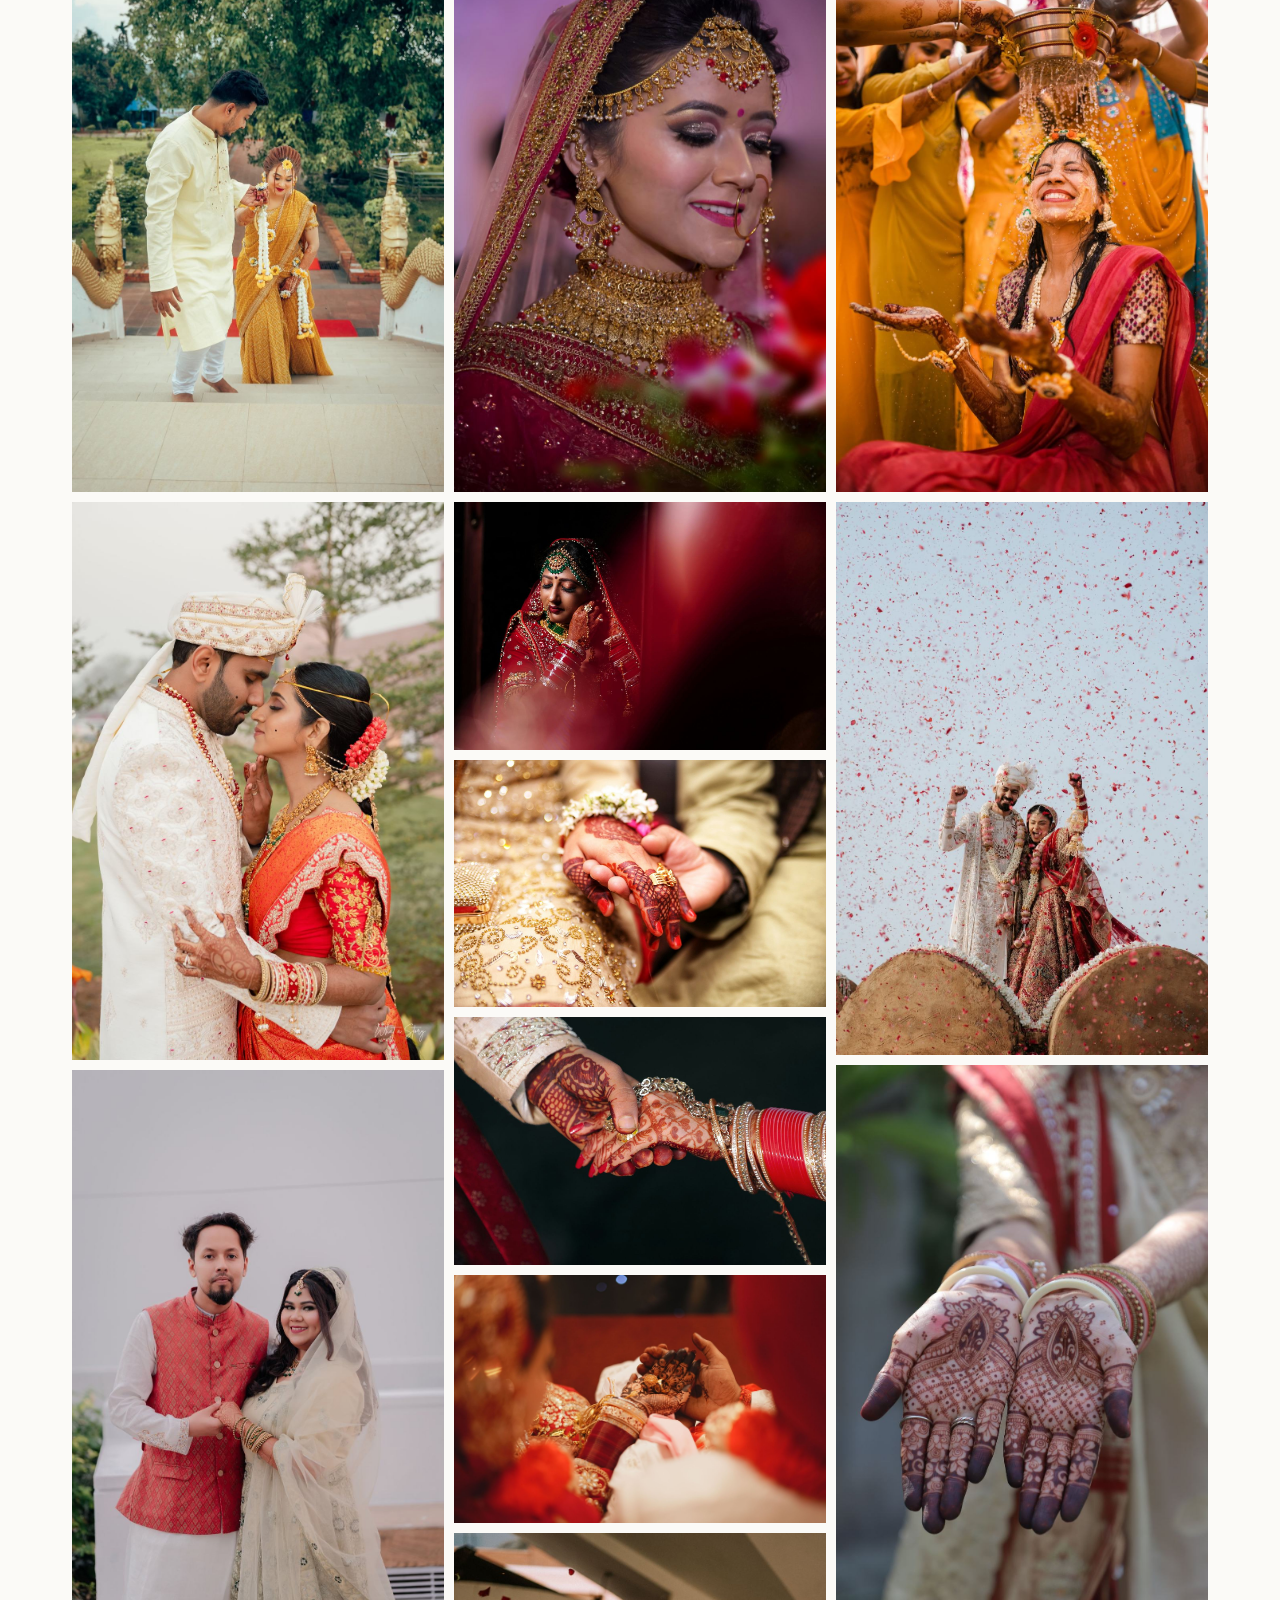
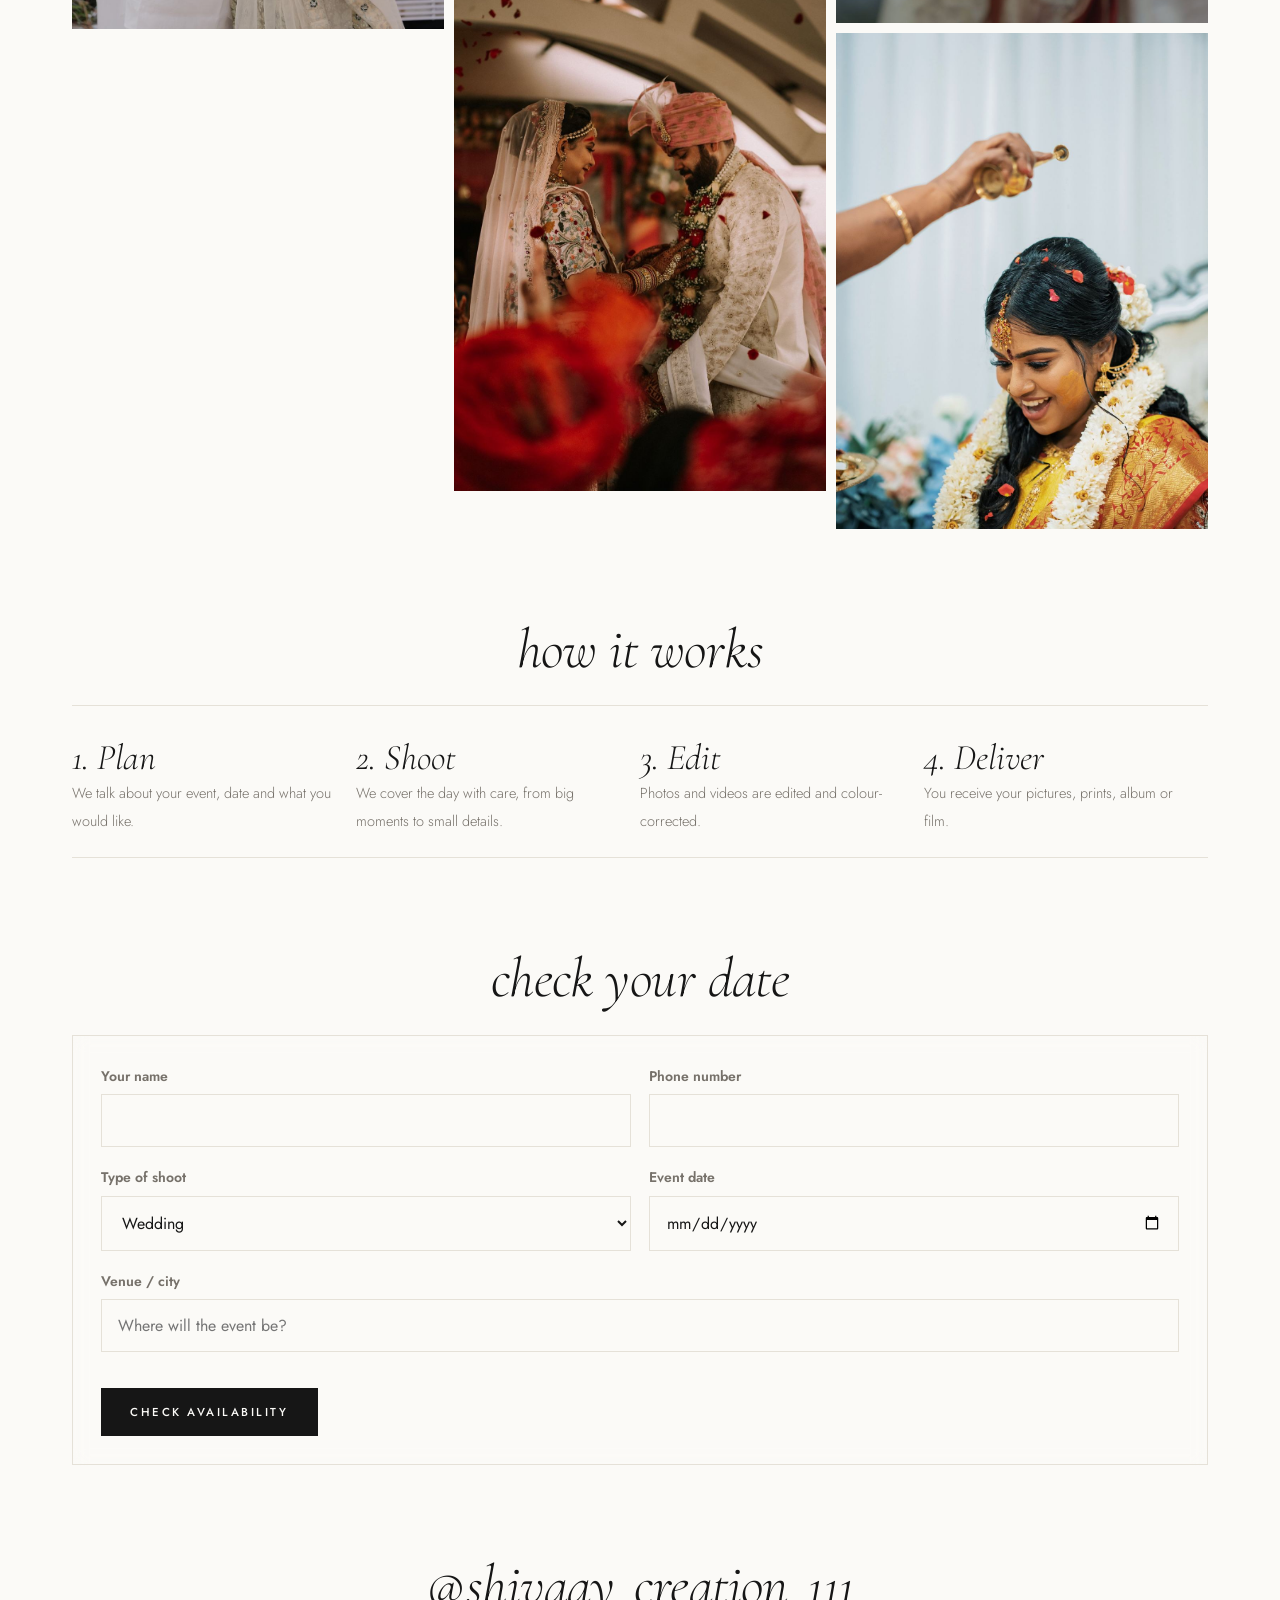
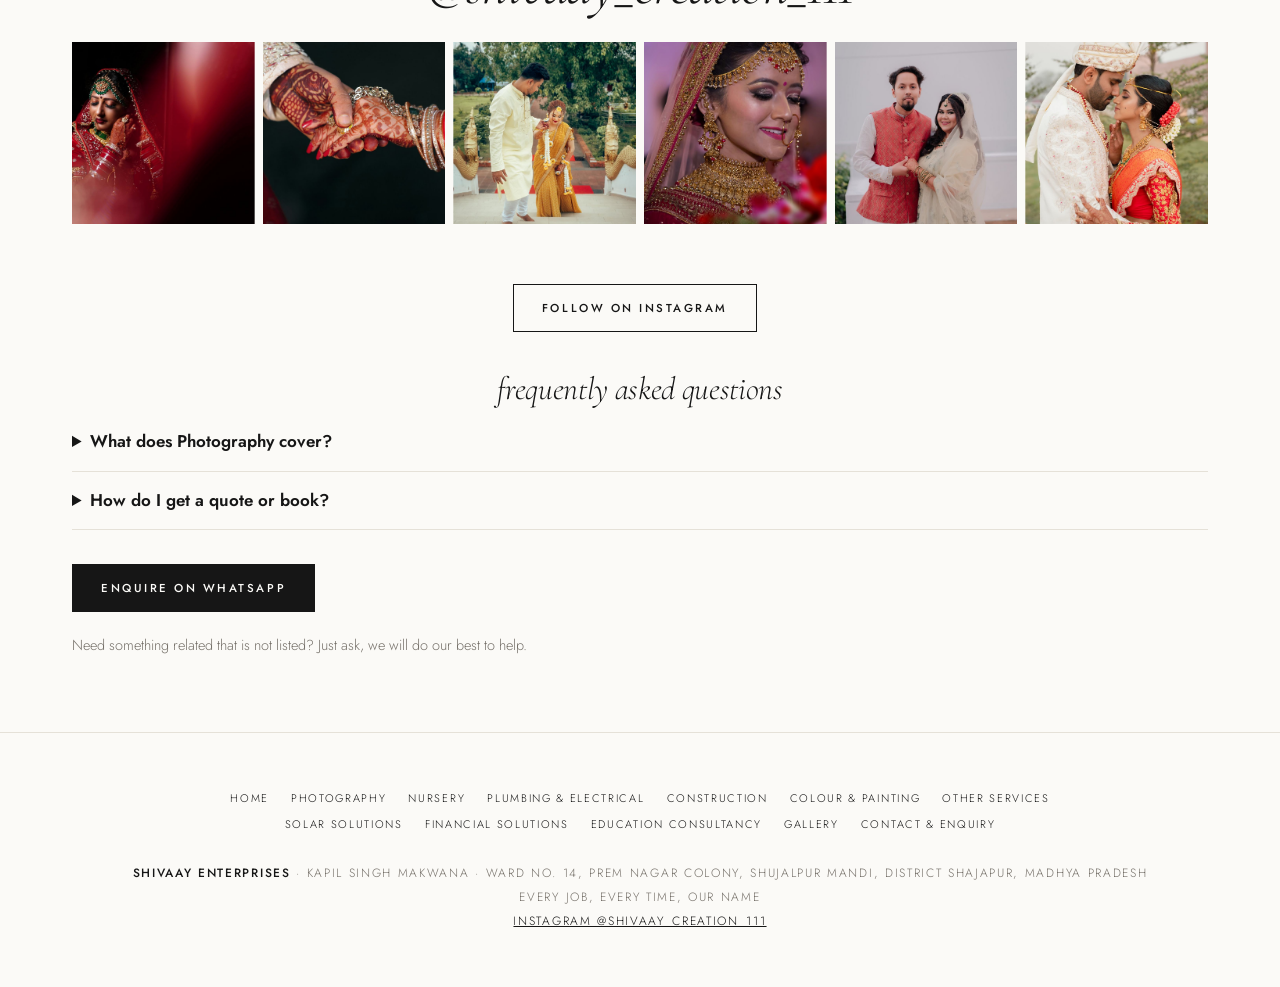
<file: photography.html>
<!DOCTYPE html>
<html lang="en">
<head>
<meta charset="utf-8">
<meta name="viewport" content="width=device-width, initial-scale=1, viewport-fit=cover">
<meta name="description" content="All photography-related work. Photo · Video · Album · Print. Shivaay Enterprises, Shujalpur Mandi, Shajapur, Madhya Pradesh. WhatsApp 8357042595."><meta property="og:title" content="Photography in Shujalpur Mandi | Shivaay Enterprises"><meta property="og:description" content="All photography-related work. Photo · Video · Album · Print. Shivaay Enterprises, Shujalpur Mandi, Shajapur, Madhya Pradesh. WhatsApp 8357042595."><meta property="og:type" content="website"><meta name="theme-color" content="#fbfaf7">
<link rel="icon" href="data:image/svg+xml,%3Csvg xmlns=%22http://www.w3.org/2000/svg%22 viewBox=%220 0 64 64%22%3E%3Cdefs%3E%3ClinearGradient id=%22f%22 x1=%220%22 y1=%220%22 x2=%221%22 y2=%221%22%3E%3Cstop offset=%220%22 stop-color=%22%231c2f8f%22/%3E%3Cstop offset=%221%22 stop-color=%22%230a1033%22/%3E%3C/linearGradient%3E%3C/defs%3E%3Crect width=%2264%22 height=%2264%22 rx=%2216%22 fill=%22url%28%23f%29%22/%3E%3Crect x=%221.5%22 y=%221.5%22 width=%2261%22 height=%2261%22 rx=%2214.5%22 fill=%22none%22 stroke=%22%23d9b46c%22 stroke-opacity=%22.55%22/%3E%3Cg fill=%22none%22 stroke=%22%23e8c47a%22 stroke-width=%223.4%22 stroke-linecap=%22round%22 stroke-linejoin=%22round%22%3E%3Cpath d=%22M10 31 L32 12 L54 31%22/%3E%3Cpath d=%22M32 24 V51 M26 51 H38%22/%3E%3Cpath d=%22M22 27 V32 Q22 39 32 39 Q42 39 42 32 V27%22/%3E%3C/g%3E%3Cg fill=%22%23e8c47a%22%3E%3Cpath d=%22M32 17 L28 26 H36Z%22/%3E%3Cpath d=%22M22 21 L18.8 28 H25.2Z%22/%3E%3Cpath d=%22M42 21 L38.8 28 H45.2Z%22/%3E%3C/g%3E%3C/svg%3E">
<title>Photography in Shujalpur Mandi | Shivaay Enterprises</title>
<link rel="stylesheet" href="https://fonts.googleapis.com/css2?family=Cormorant+Garamond:ital,wght@0,300;0,400;0,500;1,300;1,400&family=Jost:wght@300;400;500&display=swap">
<link rel="stylesheet" href="style.css">
</head>
<body data-page="photography">
<div id="ann" hidden></div>
<header><div class="top">
<a class="brand" href="index.html" aria-label="Shivaay Enterprises home"><svg width="54" height="54" viewBox="0 0 64 64" aria-hidden="true"><defs><linearGradient id="lg" x1="0" y1="0" x2="1" y2="1"><stop offset="0" stop-color="#1c2f8f"/><stop offset="1" stop-color="#0a1033"/></linearGradient></defs><rect width="64" height="64" rx="16" fill="url(#lg)"/><rect x="1.5" y="1.5" width="61" height="61" rx="14.5" fill="none" stroke="#d9b46c" stroke-opacity=".55"/><g fill="none" stroke="#e8c47a" stroke-width="3.4" stroke-linecap="round" stroke-linejoin="round"><path d="M10 31 L32 12 L54 31"/><path d="M32 24 V51 M26 51 H38"/><path d="M22 27 V32 Q22 39 32 39 Q42 39 42 32 V27"/></g><g fill="#e8c47a"><path d="M32 17 L28 26 H36Z"/><path d="M22 21 L18.8 28 H25.2Z"/><path d="M42 21 L38.8 28 H45.2Z"/></g></svg><div><b>SHIVAAY</b><span>ENTERPRISES</span></div></a>
<div class="hl"><button id="menu" class="tg" type="button" aria-label="Open menu" aria-expanded="false" aria-controls="drw">☰</button><button id="th" class="tg" type="button" aria-label="Switch between light and dark mode">☾</button></div><a class="wa" href="https://wa.me/918357042595" target="_blank" rel="noopener">Inquire</a>
</div></header>
<nav aria-label="Sections"><div role="tablist" id="tabs"></div></nav>
<main id="main"></main>
<a class="fab" href="https://wa.me/918357042595" target="_blank" rel="noopener" aria-label="Chat on WhatsApp"></a>
<form name="enquiry" data-netlify="true" netlify-honeypot="bot-field" hidden><input name="name"><input name="phone"><input name="services"><input name="callback"><textarea name="message"></textarea><input name="bot-field"></form>
<div id="drw" aria-hidden="true"><div class="dbg"></div><aside aria-label="Site menu"><button type="button" class="dx" aria-label="Close menu">×</button><div id="dl"></div></aside></div>
<div id="lb" hidden role="dialog" aria-modal="true" aria-label="Photo viewer"><button type="button" aria-label="Close viewer">×</button><button type="button" class="lbn lp" aria-label="Previous photo">‹</button><button type="button" class="lbn ln" aria-label="Next photo">›</button><div id="lbc"></div><p id="lbt"></p></div>
<div class="bar"><a href="tel:+918357042595">Call now</a><a class="g" href="https://wa.me/918357042595" target="_blank" rel="noopener">WhatsApp</a></div>
<footer><div class="fnav"><a href="index.html">Home</a><a href="photography.html">Photography</a><a href="nursery.html">Nursery</a><a href="plumbing-electrical.html">Plumbing &amp; Electrical</a><a href="construction.html">Construction</a><a href="painting.html">Colour &amp; Painting</a><a href="more-services.html">Other Services</a><a href="solar.html">Solar Solutions</a><a href="finance.html">Financial Solutions</a><a href="education.html">Education Consultancy</a><a href="gallery.html">Gallery</a><a href="contact.html">Contact &amp; Enquiry</a></div><b>Shivaay Enterprises</b> · Kapil Singh Makwana · Ward No. 14, Prem Nagar Colony, Shujalpur Mandi, District Shajapur, Madhya Pradesh<br>Every job, every time, our name<br><a href="https://www.instagram.com/shivaay_creation_111/" target="_blank" rel="noopener" style="color:#f3cf8a">Instagram @shivaay_creation_111</a></footer>

<script src="app.js"></script>
</body>
</html>
</file>
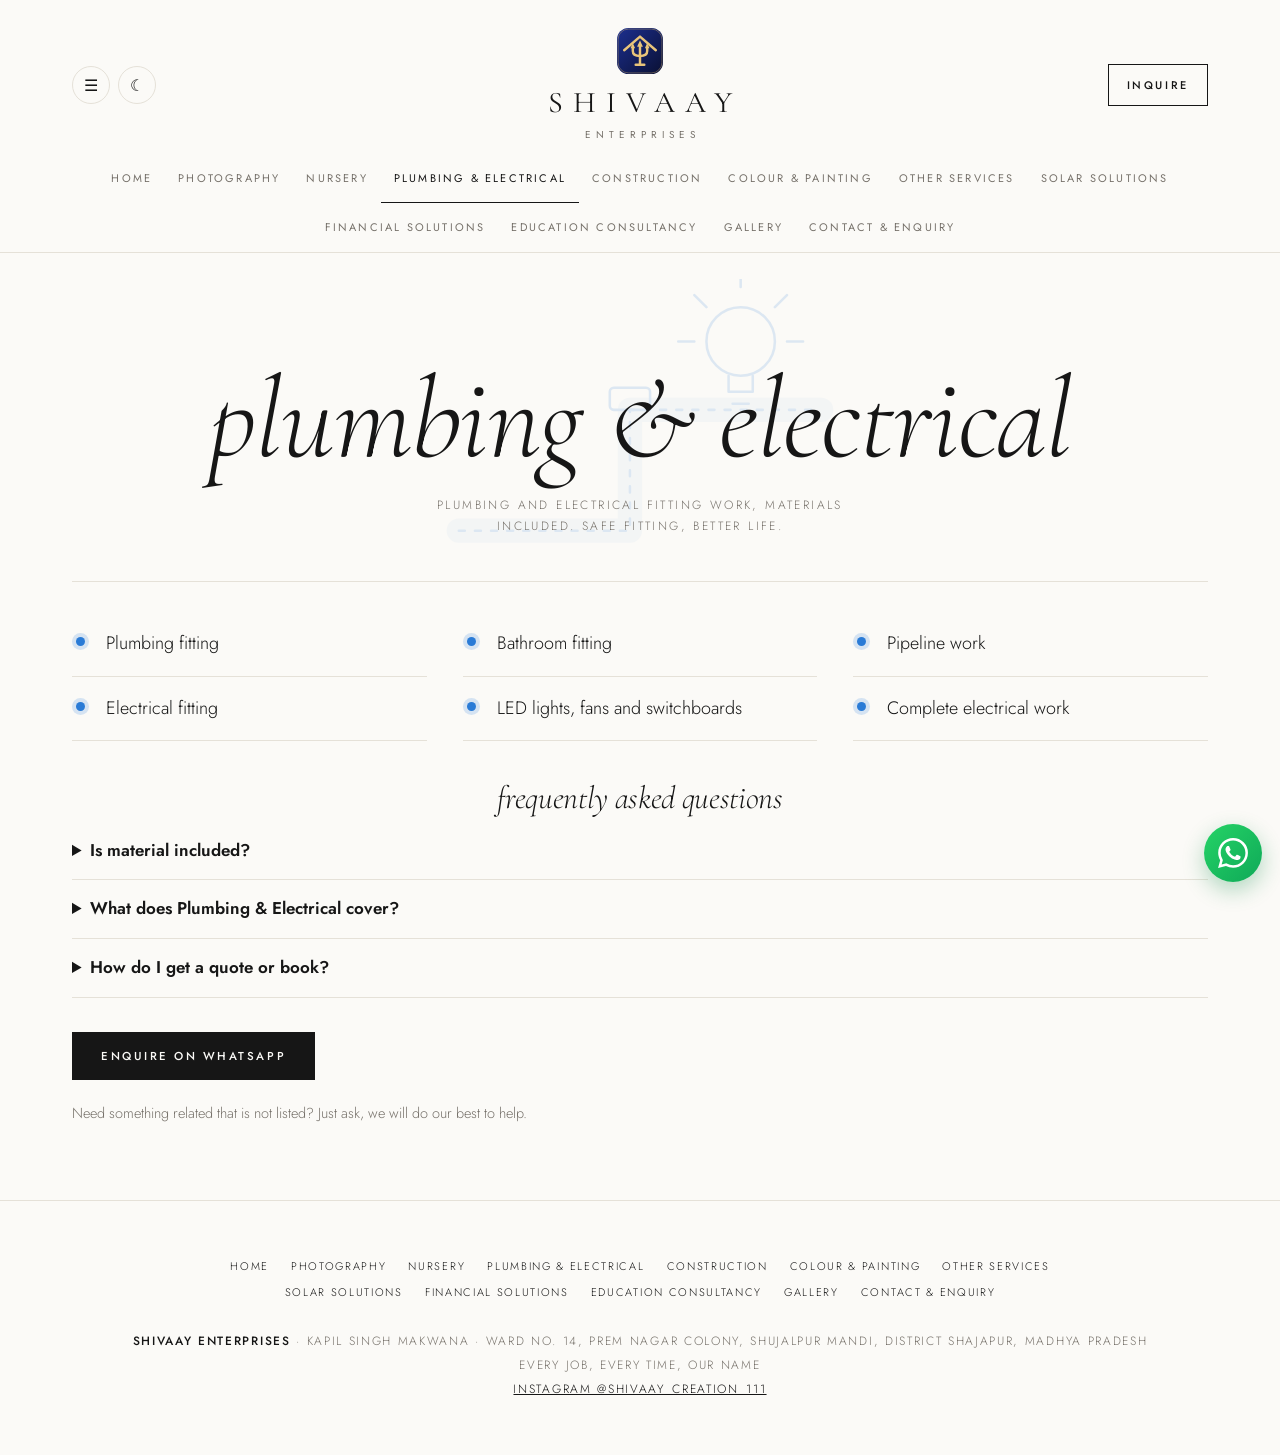
<file: plumbing-electrical.html>
<!DOCTYPE html>
<html lang="en">
<head>
<meta charset="utf-8">
<meta name="viewport" content="width=device-width, initial-scale=1, viewport-fit=cover">
<meta name="description" content="Plumbing and electrical fitting work, materials included. Safe fitting, better life. Shivaay Enterprises, Shujalpur Mandi, Shajapur, Madhya Pradesh. WhatsApp 8357042595."><meta property="og:title" content="Plumbing &amp; Electrical in Shujalpur Mandi | Shivaay Enterprises"><meta property="og:description" content="Plumbing and electrical fitting work, materials included. Safe fitting, better life. Shivaay Enterprises, Shujalpur Mandi, Shajapur, Madhya Pradesh. WhatsApp 8357042595."><meta property="og:type" content="website"><meta name="theme-color" content="#fbfaf7">
<link rel="icon" href="data:image/svg+xml,%3Csvg xmlns=%22http://www.w3.org/2000/svg%22 viewBox=%220 0 64 64%22%3E%3Cdefs%3E%3ClinearGradient id=%22f%22 x1=%220%22 y1=%220%22 x2=%221%22 y2=%221%22%3E%3Cstop offset=%220%22 stop-color=%22%231c2f8f%22/%3E%3Cstop offset=%221%22 stop-color=%22%230a1033%22/%3E%3C/linearGradient%3E%3C/defs%3E%3Crect width=%2264%22 height=%2264%22 rx=%2216%22 fill=%22url%28%23f%29%22/%3E%3Crect x=%221.5%22 y=%221.5%22 width=%2261%22 height=%2261%22 rx=%2214.5%22 fill=%22none%22 stroke=%22%23d9b46c%22 stroke-opacity=%22.55%22/%3E%3Cg fill=%22none%22 stroke=%22%23e8c47a%22 stroke-width=%223.4%22 stroke-linecap=%22round%22 stroke-linejoin=%22round%22%3E%3Cpath d=%22M10 31 L32 12 L54 31%22/%3E%3Cpath d=%22M32 24 V51 M26 51 H38%22/%3E%3Cpath d=%22M22 27 V32 Q22 39 32 39 Q42 39 42 32 V27%22/%3E%3C/g%3E%3Cg fill=%22%23e8c47a%22%3E%3Cpath d=%22M32 17 L28 26 H36Z%22/%3E%3Cpath d=%22M22 21 L18.8 28 H25.2Z%22/%3E%3Cpath d=%22M42 21 L38.8 28 H45.2Z%22/%3E%3C/g%3E%3C/svg%3E">
<title>Plumbing &amp; Electrical in Shujalpur Mandi | Shivaay Enterprises</title>
<link rel="stylesheet" href="https://fonts.googleapis.com/css2?family=Cormorant+Garamond:ital,wght@0,300;0,400;0,500;1,300;1,400&family=Jost:wght@300;400;500&display=swap">
<link rel="stylesheet" href="style.css">
</head>
<body data-page="plumbing-electrical">
<div id="ann" hidden></div>
<header><div class="top">
<a class="brand" href="index.html" aria-label="Shivaay Enterprises home"><svg width="54" height="54" viewBox="0 0 64 64" aria-hidden="true"><defs><linearGradient id="lg" x1="0" y1="0" x2="1" y2="1"><stop offset="0" stop-color="#1c2f8f"/><stop offset="1" stop-color="#0a1033"/></linearGradient></defs><rect width="64" height="64" rx="16" fill="url(#lg)"/><rect x="1.5" y="1.5" width="61" height="61" rx="14.5" fill="none" stroke="#d9b46c" stroke-opacity=".55"/><g fill="none" stroke="#e8c47a" stroke-width="3.4" stroke-linecap="round" stroke-linejoin="round"><path d="M10 31 L32 12 L54 31"/><path d="M32 24 V51 M26 51 H38"/><path d="M22 27 V32 Q22 39 32 39 Q42 39 42 32 V27"/></g><g fill="#e8c47a"><path d="M32 17 L28 26 H36Z"/><path d="M22 21 L18.8 28 H25.2Z"/><path d="M42 21 L38.8 28 H45.2Z"/></g></svg><div><b>SHIVAAY</b><span>ENTERPRISES</span></div></a>
<div class="hl"><button id="menu" class="tg" type="button" aria-label="Open menu" aria-expanded="false" aria-controls="drw">☰</button><button id="th" class="tg" type="button" aria-label="Switch between light and dark mode">☾</button></div><a class="wa" href="https://wa.me/918357042595" target="_blank" rel="noopener">Inquire</a>
</div></header>
<nav aria-label="Sections"><div role="tablist" id="tabs"></div></nav>
<main id="main"></main>
<a class="fab" href="https://wa.me/918357042595" target="_blank" rel="noopener" aria-label="Chat on WhatsApp"></a>
<form name="enquiry" data-netlify="true" netlify-honeypot="bot-field" hidden><input name="name"><input name="phone"><input name="services"><input name="callback"><textarea name="message"></textarea><input name="bot-field"></form>
<div id="drw" aria-hidden="true"><div class="dbg"></div><aside aria-label="Site menu"><button type="button" class="dx" aria-label="Close menu">×</button><div id="dl"></div></aside></div>
<div id="lb" hidden role="dialog" aria-modal="true" aria-label="Photo viewer"><button type="button" aria-label="Close viewer">×</button><button type="button" class="lbn lp" aria-label="Previous photo">‹</button><button type="button" class="lbn ln" aria-label="Next photo">›</button><div id="lbc"></div><p id="lbt"></p></div>
<div class="bar"><a href="tel:+918357042595">Call now</a><a class="g" href="https://wa.me/918357042595" target="_blank" rel="noopener">WhatsApp</a></div>
<footer><div class="fnav"><a href="index.html">Home</a><a href="photography.html">Photography</a><a href="nursery.html">Nursery</a><a href="plumbing-electrical.html">Plumbing &amp; Electrical</a><a href="construction.html">Construction</a><a href="painting.html">Colour &amp; Painting</a><a href="more-services.html">Other Services</a><a href="solar.html">Solar Solutions</a><a href="finance.html">Financial Solutions</a><a href="education.html">Education Consultancy</a><a href="gallery.html">Gallery</a><a href="contact.html">Contact &amp; Enquiry</a></div><b>Shivaay Enterprises</b> · Kapil Singh Makwana · Ward No. 14, Prem Nagar Colony, Shujalpur Mandi, District Shajapur, Madhya Pradesh<br>Every job, every time, our name<br><a href="https://www.instagram.com/shivaay_creation_111/" target="_blank" rel="noopener" style="color:#f3cf8a">Instagram @shivaay_creation_111</a></footer>

<script src="app.js"></script>
</body>
</html>
</file>
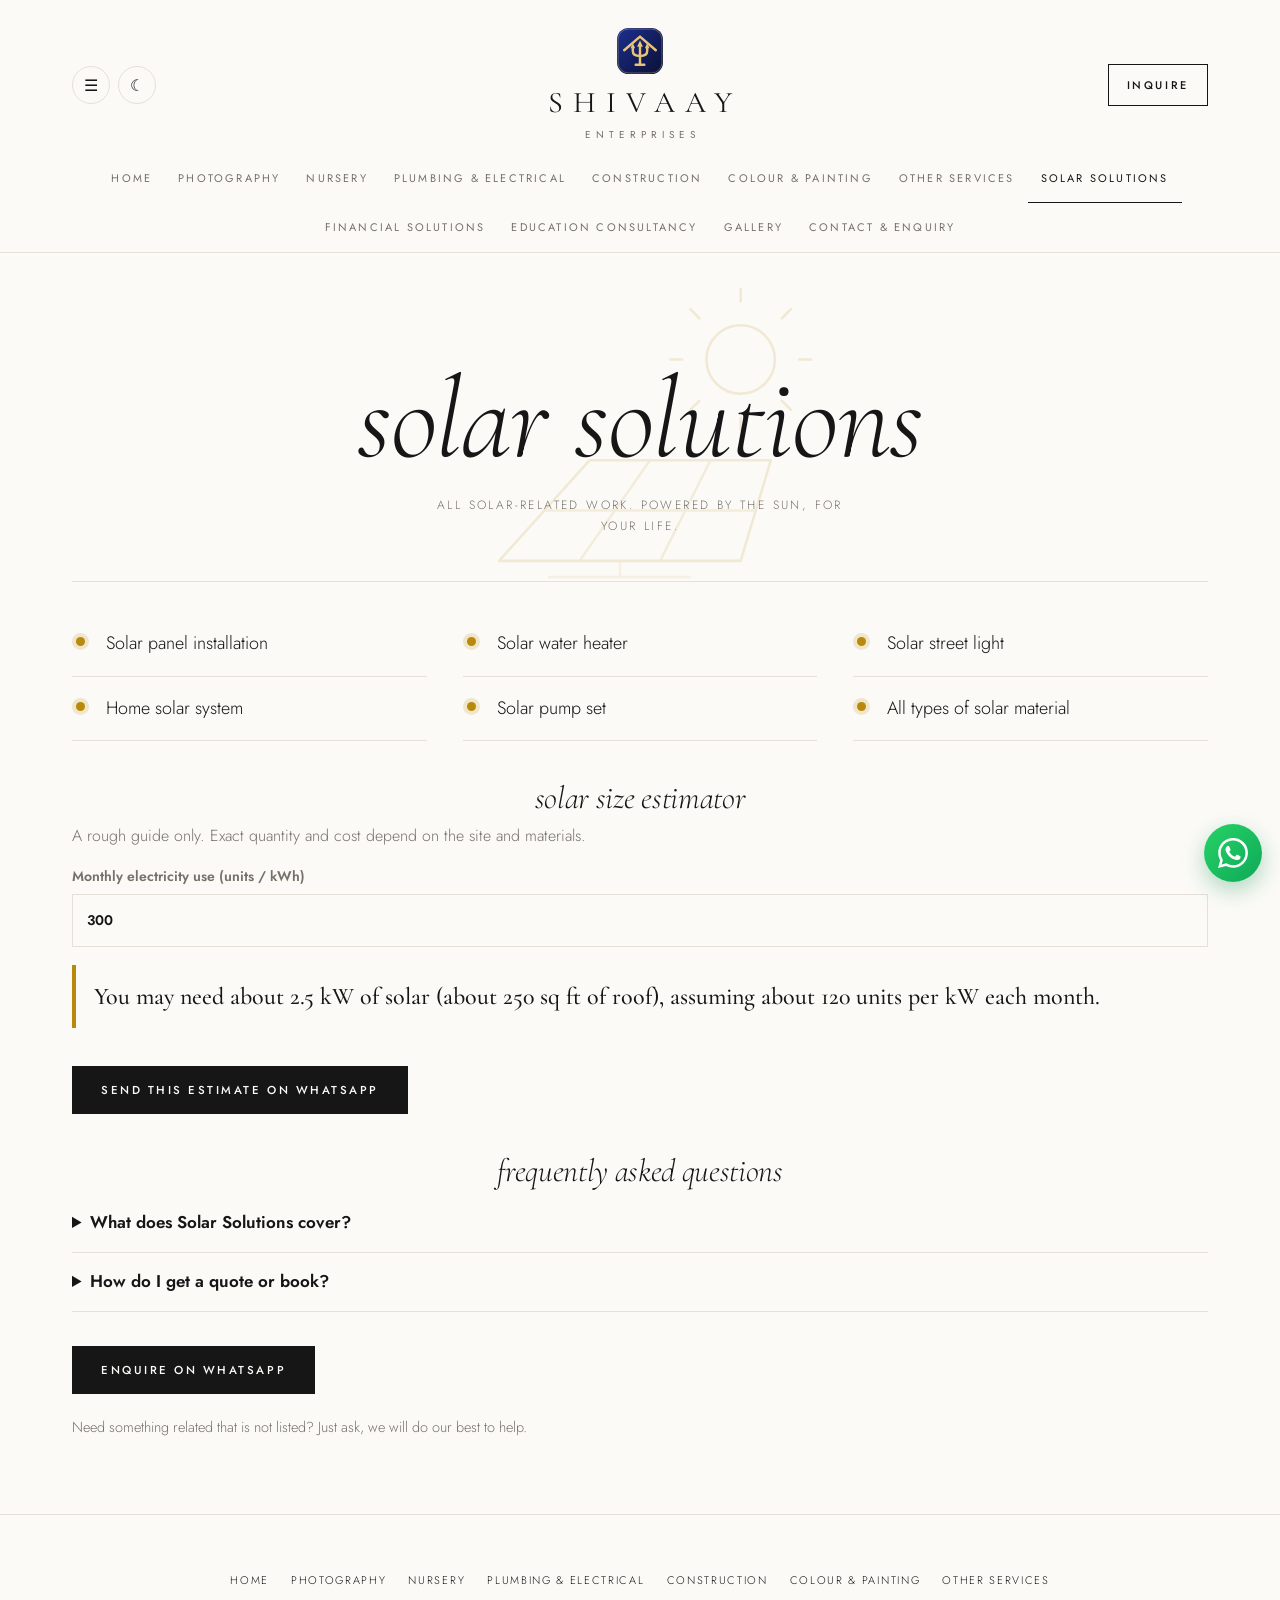
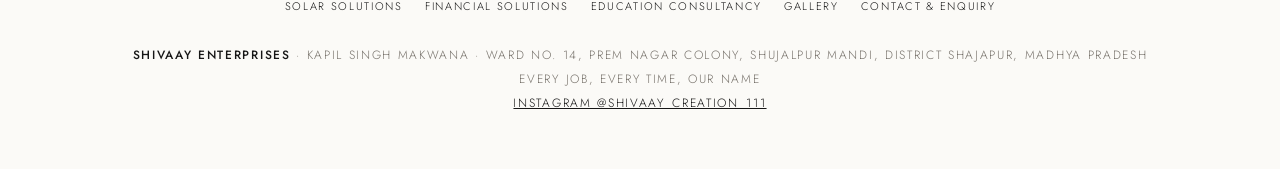
<file: solar.html>
<!DOCTYPE html>
<html lang="en">
<head>
<meta charset="utf-8">
<meta name="viewport" content="width=device-width, initial-scale=1, viewport-fit=cover">
<meta name="description" content="All solar-related work. Powered by the sun, for your life. Shivaay Enterprises, Shujalpur Mandi, Shajapur, Madhya Pradesh. WhatsApp 8357042595."><meta property="og:title" content="Solar Solutions in Shujalpur Mandi | Shivaay Enterprises"><meta property="og:description" content="All solar-related work. Powered by the sun, for your life. Shivaay Enterprises, Shujalpur Mandi, Shajapur, Madhya Pradesh. WhatsApp 8357042595."><meta property="og:type" content="website"><meta name="theme-color" content="#fbfaf7">
<link rel="icon" href="data:image/svg+xml,%3Csvg xmlns=%22http://www.w3.org/2000/svg%22 viewBox=%220 0 64 64%22%3E%3Cdefs%3E%3ClinearGradient id=%22f%22 x1=%220%22 y1=%220%22 x2=%221%22 y2=%221%22%3E%3Cstop offset=%220%22 stop-color=%22%231c2f8f%22/%3E%3Cstop offset=%221%22 stop-color=%22%230a1033%22/%3E%3C/linearGradient%3E%3C/defs%3E%3Crect width=%2264%22 height=%2264%22 rx=%2216%22 fill=%22url%28%23f%29%22/%3E%3Crect x=%221.5%22 y=%221.5%22 width=%2261%22 height=%2261%22 rx=%2214.5%22 fill=%22none%22 stroke=%22%23d9b46c%22 stroke-opacity=%22.55%22/%3E%3Cg fill=%22none%22 stroke=%22%23e8c47a%22 stroke-width=%223.4%22 stroke-linecap=%22round%22 stroke-linejoin=%22round%22%3E%3Cpath d=%22M10 31 L32 12 L54 31%22/%3E%3Cpath d=%22M32 24 V51 M26 51 H38%22/%3E%3Cpath d=%22M22 27 V32 Q22 39 32 39 Q42 39 42 32 V27%22/%3E%3C/g%3E%3Cg fill=%22%23e8c47a%22%3E%3Cpath d=%22M32 17 L28 26 H36Z%22/%3E%3Cpath d=%22M22 21 L18.8 28 H25.2Z%22/%3E%3Cpath d=%22M42 21 L38.8 28 H45.2Z%22/%3E%3C/g%3E%3C/svg%3E">
<title>Solar Solutions in Shujalpur Mandi | Shivaay Enterprises</title>
<link rel="stylesheet" href="https://fonts.googleapis.com/css2?family=Cormorant+Garamond:ital,wght@0,300;0,400;0,500;1,300;1,400&family=Jost:wght@300;400;500&display=swap">
<link rel="stylesheet" href="style.css">
</head>
<body data-page="solar">
<div id="ann" hidden></div>
<header><div class="top">
<a class="brand" href="index.html" aria-label="Shivaay Enterprises home"><svg width="54" height="54" viewBox="0 0 64 64" aria-hidden="true"><defs><linearGradient id="lg" x1="0" y1="0" x2="1" y2="1"><stop offset="0" stop-color="#1c2f8f"/><stop offset="1" stop-color="#0a1033"/></linearGradient></defs><rect width="64" height="64" rx="16" fill="url(#lg)"/><rect x="1.5" y="1.5" width="61" height="61" rx="14.5" fill="none" stroke="#d9b46c" stroke-opacity=".55"/><g fill="none" stroke="#e8c47a" stroke-width="3.4" stroke-linecap="round" stroke-linejoin="round"><path d="M10 31 L32 12 L54 31"/><path d="M32 24 V51 M26 51 H38"/><path d="M22 27 V32 Q22 39 32 39 Q42 39 42 32 V27"/></g><g fill="#e8c47a"><path d="M32 17 L28 26 H36Z"/><path d="M22 21 L18.8 28 H25.2Z"/><path d="M42 21 L38.8 28 H45.2Z"/></g></svg><div><b>SHIVAAY</b><span>ENTERPRISES</span></div></a>
<div class="hl"><button id="menu" class="tg" type="button" aria-label="Open menu" aria-expanded="false" aria-controls="drw">☰</button><button id="th" class="tg" type="button" aria-label="Switch between light and dark mode">☾</button></div><a class="wa" href="https://wa.me/918357042595" target="_blank" rel="noopener">Inquire</a>
</div></header>
<nav aria-label="Sections"><div role="tablist" id="tabs"></div></nav>
<main id="main"></main>
<a class="fab" href="https://wa.me/918357042595" target="_blank" rel="noopener" aria-label="Chat on WhatsApp"></a>
<form name="enquiry" data-netlify="true" netlify-honeypot="bot-field" hidden><input name="name"><input name="phone"><input name="services"><input name="callback"><textarea name="message"></textarea><input name="bot-field"></form>
<div id="drw" aria-hidden="true"><div class="dbg"></div><aside aria-label="Site menu"><button type="button" class="dx" aria-label="Close menu">×</button><div id="dl"></div></aside></div>
<div id="lb" hidden role="dialog" aria-modal="true" aria-label="Photo viewer"><button type="button" aria-label="Close viewer">×</button><button type="button" class="lbn lp" aria-label="Previous photo">‹</button><button type="button" class="lbn ln" aria-label="Next photo">›</button><div id="lbc"></div><p id="lbt"></p></div>
<div class="bar"><a href="tel:+918357042595">Call now</a><a class="g" href="https://wa.me/918357042595" target="_blank" rel="noopener">WhatsApp</a></div>
<footer><div class="fnav"><a href="index.html">Home</a><a href="photography.html">Photography</a><a href="nursery.html">Nursery</a><a href="plumbing-electrical.html">Plumbing &amp; Electrical</a><a href="construction.html">Construction</a><a href="painting.html">Colour &amp; Painting</a><a href="more-services.html">Other Services</a><a href="solar.html">Solar Solutions</a><a href="finance.html">Financial Solutions</a><a href="education.html">Education Consultancy</a><a href="gallery.html">Gallery</a><a href="contact.html">Contact &amp; Enquiry</a></div><b>Shivaay Enterprises</b> · Kapil Singh Makwana · Ward No. 14, Prem Nagar Colony, Shujalpur Mandi, District Shajapur, Madhya Pradesh<br>Every job, every time, our name<br><a href="https://www.instagram.com/shivaay_creation_111/" target="_blank" rel="noopener" style="color:#f3cf8a">Instagram @shivaay_creation_111</a></footer>

<script src="app.js"></script>
</body>
</html>
</file>
<file: style.css>
:root{color-scheme:light;--bg:#faf7f0;--card:rgba(255,255,255,.8);--ink:#1d1b18;--mute:#605c55;--line:rgba(40,30,10,.12);--gold:#a67c1f;--navy:#0d1226;
--c1:#d6393a;--c2:#2e9a5b;--c3:#2a7bd6;--c4:#d9780f;--c5:#8a55d6;--c6:#14948a;--c7:#b8890a;--c8:#2f5fcf;--c9:#d12a7c;
box-sizing:border-box;padding-top:env(safe-area-inset-top,0px);padding-bottom:env(safe-area-inset-bottom,0px)}
html{scroll-padding-top:env(safe-area-inset-top,0px);background:var(--bg)}
*{box-sizing:border-box}
body{margin:0;color:var(--ink);font:400 16px/1.7 "Jost",system-ui,sans-serif;min-height:100vh;
background:radial-gradient(900px 500px at 85% -5%,rgba(230,190,110,.35),transparent 60%),radial-gradient(700px 500px at -10% 30%,rgba(140,170,255,.25),transparent 60%),radial-gradient(800px 600px at 50% 110%,rgba(210,180,255,.25),transparent 60%),var(--bg);background-attachment:fixed}
h1,h2,h3{font-family:"Cormorant Garamond",Georgia,serif;font-weight:600;line-height:1.08;margin:0;letter-spacing:-.01em}
a{color:inherit}
header{background:none;border:0}
.top{max-width:1080px;margin:auto;padding:22px 22px 10px;display:flex;gap:14px;align-items:center;justify-content:space-between;flex-wrap:wrap}
.brand b{font:600 30px "Cormorant Garamond",Georgia,serif;letter-spacing:.14em;color:var(--gold);display:block;line-height:1}
.brand span{font-size:12.5px;color:var(--mute);letter-spacing:.04em}
.wa{color:var(--ink);text-decoration:none;font-weight:600;font-size:14px;padding:10px 18px;border-radius:999px;border:1px solid rgba(166,124,31,.55);background:rgba(166,124,31,.08);white-space:nowrap}
.wa:hover{background:var(--gold);color:#fff}
nav{position:sticky;top:0;z-index:5;overflow-x:auto;scrollbar-width:none;padding:8px 0;background:linear-gradient(var(--bg) 60%,transparent)}
nav::-webkit-scrollbar{display:none}
nav div{display:flex;gap:2px;margin:0 auto;width:max-content;min-width:min(100%,1036px);padding:5px;border:1px solid var(--line);border-radius:999px;background:rgba(255,255,255,.85);backdrop-filter:blur(14px);box-shadow:0 4px 18px rgba(60,40,0,.06)}
nav a{font:600 13.5px "Jost",sans-serif;border:0;background:none;color:var(--mute);padding:9px 16px;border-radius:999px;cursor:pointer;white-space:nowrap}
nav a:hover{color:var(--ink)}
nav a[aria-current=page]{background:var(--ink);color:#fff}
nav a:focus-visible,a:focus-visible,.tile:focus-visible{outline:2px solid var(--gold);outline-offset:3px}
main{max-width:1080px;margin:auto;padding:26px 22px 60px}
section[hidden]{display:none}
.hero{padding:56px 0 46px;border-bottom:1px solid var(--line)}
.hero h1{font-size:clamp(46px,9vw,104px);font-weight:500;max-width:11ch;line-height:.95}
.hero h1 em{font-style:italic;color:var(--gold)}
.hero p{max-width:52ch;color:var(--mute);font-size:18px;margin:26px 0 8px}
.btn{display:inline-block;background:var(--ink);color:#fff;font-weight:700;font-size:15px;text-decoration:none;padding:13px 26px;border-radius:999px;margin:12px 10px 0 0;border:1px solid var(--ink);cursor:pointer}
.btn:hover{filter:brightness(1.1)}
.btn.alt{background:transparent;color:var(--ink);border-color:var(--line)}
.btn.alt:hover{border-color:var(--gold)}
h2{font-size:clamp(32px,5vw,46px);margin:64px 0 22px;color:var(--ink);font-weight:500}
.grid{display:grid;grid-template-columns:repeat(auto-fill,minmax(300px,1fr));gap:16px}
.tile{all:unset;box-sizing:border-box;cursor:pointer;display:block;position:relative;overflow:hidden;background:var(--card);border:1px solid var(--line);border-radius:22px;padding:26px 24px 24px;backdrop-filter:blur(8px);transition:transform .2s,border-color .2s}
.tile:before{content:"";position:absolute;right:-50px;top:-50px;width:170px;height:170px;border-radius:50%;background:var(--c);opacity:.13;filter:blur(30px);transition:opacity .2s}
.tile:hover{transform:translateY(-3px);border-color:var(--c)}
.tile:hover:before{opacity:.3}
.tile .n{font:500 44px/1 "Cormorant Garamond",serif;color:var(--c);display:block;margin-bottom:34px;min-width:0;background:none;padding:0;text-align:left}
.tile h3{font-size:28px;margin:0 0 6px;color:var(--ink)}
.tile p{margin:0;color:var(--mute);font-size:14px}
.tile span[aria-hidden]{position:absolute;right:22px;top:24px;font-size:24px;filter:grayscale(.2)}
.trust{display:grid;grid-template-columns:repeat(auto-fit,minmax(220px,1fr));gap:0;border-top:1px solid var(--line)}
.trust div{padding:22px 22px 8px 0;border-bottom:1px solid var(--line)}
.trust b{display:block;font:500 26px "Cormorant Garamond",serif;color:var(--gold)}
.trust span{color:var(--mute);font-size:14.5px}
.ph{background:none;color:var(--ink);padding:44px 0 34px;border-bottom:1px solid var(--line);position:relative}
.ph:after{content:"";position:absolute;left:0;bottom:-1px;width:120px;height:3px;background:var(--c)}
.ph h1{font-size:clamp(44px,8vw,88px);font-weight:500;margin-top:6px}
.ph p{margin:14px 0 0;font-size:18px;color:var(--mute);max-width:56ch}
.pb{background:none;border:0;padding:30px 0 0}
.pb ul{list-style:none;padding:0;margin:0;display:grid;grid-template-columns:repeat(auto-fill,minmax(300px,1fr));gap:0 36px}
.pb li{padding:16px 0 16px 34px;position:relative;border-bottom:1px solid var(--line);font-size:17px}
.pb li:before{content:"";position:absolute;left:4px;top:25px;width:9px;height:9px;border-radius:50%;background:var(--c);box-shadow:0 0 0 4px color-mix(in srgb,var(--c) 18%,transparent)}
.pb .btn{margin-top:34px}
.pb .more{margin-top:20px;color:var(--mute);font-size:14.5px}
.contact{border:1px solid var(--line);background:var(--card);border-radius:24px;padding:30px;display:grid;gap:22px;grid-template-columns:repeat(auto-fit,minmax(240px,1fr));backdrop-filter:blur(8px)}
.contact b{font:500 24px "Cormorant Garamond",serif;color:var(--gold)}
.contact a:not(.btn){text-decoration:none;font-size:22px}
footer{border-top:1px solid var(--line);color:var(--mute);text-align:center;padding:28px 22px;font-size:13.5px;background:none}
footer b{color:var(--gold);font-weight:600}
@media (prefers-reduced-motion:no-preference){.hero h1{animation:rise .8s cubic-bezier(.2,.7,.2,1)}@keyframes rise{from{opacity:0;transform:translateY(18px)}to{opacity:1;transform:none}}}
.ph{border-radius:28px;padding:54px 36px 44px;margin-top:6px;overflow:hidden;border:1px solid color-mix(in srgb,var(--c) 28%,transparent);background:linear-gradient(115deg,color-mix(in srgb,var(--c) 18%,#fff),color-mix(in srgb,var(--c) 6%,#fff) 65%,#fff)}
.ph:after{display:none}
.ph .art{position:absolute;right:0;top:0;height:100%;width:min(62%,560px);color:var(--c);opacity:.55;pointer-events:none;-webkit-mask-image:linear-gradient(to left,#000 45%,transparent);mask-image:linear-gradient(to left,#000 45%,transparent)}
.art svg,.wm svg{width:100%;height:100%;display:block}
.ph>:not(.art){position:relative;z-index:1}
.wm{position:fixed;right:-40px;bottom:-30px;width:min(75vw,680px);color:var(--c);opacity:.07;pointer-events:none;z-index:0}
.pb{position:relative;z-index:1}
@media(max-width:560px){.ph{padding:40px 22px 34px}.ph .art{opacity:.3;width:80%}}
.ph.photo{min-height:360px;display:flex;flex-direction:column;justify-content:flex-end;color:#fff;border:0;background:linear-gradient(90deg,rgba(18,12,6,.68),rgba(18,12,6,.12) 72%),var(--img) center 86%/cover no-repeat;box-shadow:0 18px 40px rgba(60,40,0,.18)}
.ph.photo p{color:rgba(255,255,255,.9)}
.ph.photo h1{color:#fff;text-shadow:0 2px 24px rgba(0,0,0,.35)}
.wm.pic{inset:0;right:0;bottom:0;width:auto;background:var(--img) center bottom/cover no-repeat;opacity:.1;filter:grayscale(.3)}
@media(max-width:560px){.ph.photo{min-height:400px;justify-content:flex-start;background:linear-gradient(180deg,rgba(18,12,6,.72),rgba(18,12,6,.05) 65%),var(--img) 56% 90%/cover no-repeat}}
.enq{display:grid;grid-template-columns:1fr 1fr;gap:18px;border:1px solid var(--line);background:var(--card);border-radius:24px;padding:28px;backdrop-filter:blur(8px)}
.enq label{display:grid;gap:6px;font-weight:600;font-size:14px;color:var(--mute)}
.enq .w{grid-column:1/-1}
.enq input,.enq select,.enq textarea{font:400 16px "Jost",sans-serif;color:var(--ink);background:#fff;border:1px solid var(--line);border-radius:12px;padding:13px 14px;width:100%}
.enq input:focus,.enq select:focus,.enq textarea:focus{outline:2px solid var(--gold);border-color:transparent}
.enq .err{grid-column:1/-1;margin:0;color:#c0262d;font-weight:600;font-size:14px;min-height:0}
.enq .btn{margin:0}
@media(max-width:560px){.enq{grid-template-columns:1fr;padding:20px}}

:root{--wa-ic:url("data:image/svg+xml,%3Csvg xmlns='http://www.w3.org/2000/svg' viewBox='0 0 24 24'%3E%3Cpath fill='white' d='M17.472 14.382c-.297-.149-1.758-.867-2.03-.967-.273-.099-.471-.148-.67.15-.197.297-.767.966-.94 1.164-.173.199-.347.223-.644.075-.297-.15-1.255-.463-2.39-1.475-.883-.788-1.48-1.761-1.653-2.059-.173-.297-.018-.458.13-.606.134-.133.298-.347.446-.52.149-.174.198-.298.298-.497.099-.198.05-.371-.025-.52-.075-.149-.669-1.612-.916-2.207-.242-.579-.487-.5-.669-.51-.173-.008-.371-.01-.57-.01-.198 0-.52.074-.792.372-.272.297-1.04 1.016-1.04 2.479 0 1.462 1.065 2.875 1.213 3.074.149.198 2.096 3.2 5.077 4.487.709.306 1.262.489 1.694.625.712.227 1.36.195 1.871.118.571-.085 1.758-.719 2.006-1.413.248-.694.248-1.289.173-1.413-.074-.124-.272-.198-.57-.347m-5.421 7.403h-.004a9.87 9.87 0 01-5.031-1.378l-.361-.214-3.741.982.998-3.648-.235-.374a9.86 9.86 0 01-1.51-5.26c.001-5.45 4.436-9.884 9.888-9.884 2.64 0 5.122 1.03 6.988 2.898a9.825 9.825 0 012.893 6.994c-.003 5.45-4.437 9.884-9.885 9.884m8.413-18.297A11.815 11.815 0 0012.05 0C5.495 0 .16 5.335.157 11.892c0 2.096.547 4.142 1.588 5.945L.057 24l6.305-1.654a11.882 11.882 0 005.683 1.448h.005c6.554 0 11.89-5.335 11.893-11.893a11.821 11.821 0 00-3.48-8.413z'/%3E%3C/svg%3E")}
.wa,a.btn[href^="https://wa.me"],.enq .btn,.fab,.chat .btn{background:linear-gradient(135deg,#25d366,#0fa958);color:#fff;border:0;box-shadow:0 8px 22px rgba(18,140,70,.32)}
.wa:hover,a.btn[href^="https://wa.me"]:hover,.enq .btn:hover,.fab:hover{background:linear-gradient(135deg,#2be072,#0b9a4f);color:#fff;filter:none}
.wa:before,a.btn[href^="https://wa.me"]:before,.enq .btn:before,.fab:before,.chat .btn:before{content:"";display:inline-block;width:20px;height:20px;margin-right:9px;vertical-align:-4px;background:var(--wa-ic) center/contain no-repeat}
.wa{padding:11px 20px;font-weight:700}
.fab{position:fixed;right:18px;bottom:calc(18px + env(safe-area-inset-bottom,0px));z-index:20;width:58px;height:58px;border-radius:50%;display:grid;place-items:center;text-decoration:none}
.fab:before{margin:0;width:30px;height:30px}
.chat{border-radius:26px;overflow:hidden;border:1px solid var(--line);box-shadow:0 20px 50px rgba(20,60,40,.14);margin-bottom:8px;background:#efe9dd}
.chead{display:flex;gap:14px;align-items:center;padding:16px 22px;background:linear-gradient(135deg,#0b5e4f,#128c7e);color:#fff}
.chead .av{width:46px;height:46px;border-radius:50%;background:#fff;color:#0b5e4f;display:grid;place-items:center;font:600 26px "Cormorant Garamond",serif}
.chead b{display:block;font:600 22px "Cormorant Garamond",serif;line-height:1.1;color:#fff}
.chead small{opacity:.85;font-size:13px}
.cbody{padding:24px 22px 26px;display:grid;gap:10px;background:radial-gradient(circle at 20% 10%,rgba(255,255,255,.5),transparent 50%),#efe9dd}
.bub{max-width:min(440px,88%);background:#fff;color:#1d1b18;padding:11px 15px;border-radius:4px 16px 16px 16px;box-shadow:0 1px 2px rgba(0,0,0,.12);font-size:15.5px;line-height:1.5}
.bub.me{justify-self:end;background:#d9fdd3;border-radius:16px 4px 16px 16px}
.chat .btn{justify-self:start;margin:8px 0 0;padding:14px 26px;font-size:16px}
.enq{border-radius:26px;box-shadow:0 14px 40px rgba(60,40,0,.08)}
.enq input,.enq select,.enq textarea{border-radius:14px;padding:14px 16px;background:#fbfaf6}
.enq input:focus,.enq select:focus,.enq textarea:focus{outline:0;border-color:#25d366;box-shadow:0 0 0 4px rgba(37,211,102,.22)}
.enq .btn{padding:15px 28px;font-size:16px}

.btn{color:var(--bg)}
.tg{border:1px solid var(--line);background:var(--card);color:var(--ink);width:42px;height:42px;border-radius:50%;font-size:18px;cursor:pointer;margin-left:auto}
nav a[aria-current=page]{color:var(--bg)}
.hero.hp{padding:clamp(46px,9vw,96px) clamp(22px,5vw,56px);border:0;border-radius:30px;color:#fff;min-height:440px;display:flex;flex-direction:column;justify-content:flex-end;background:linear-gradient(180deg,rgba(15,10,5,.12),rgba(15,10,5,.72)),var(--img) center 80%/cover no-repeat;box-shadow:0 24px 60px rgba(60,40,0,.2)}
.hero.hp h1{color:#fff;max-width:13ch}.hero.hp h1 em{color:#f3cf8a}.hero.hp p{color:rgba(255,255,255,.92)}
.hero.hp .btn.alt{color:#fff;border-color:rgba(255,255,255,.65)}
.stats{display:grid;grid-template-columns:repeat(3,1fr);border:1px solid var(--line);border-radius:22px;margin-top:18px;background:var(--card);overflow:hidden}
.stats div{padding:20px 10px;text-align:center;border-right:1px solid var(--line)}.stats div:last-child{border:0}
.stats b{display:block;font:500 clamp(26px,5vw,40px)/1.1 "Cormorant Garamond",serif;color:var(--gold)}.stats span{color:var(--mute);font-size:14px}
.faq details{border-bottom:1px solid var(--line);padding:14px 0}.faq summary{cursor:pointer;font-weight:600;font-size:17px}.faq p{margin:10px 0 0;color:var(--mute)}
.gl{display:grid;grid-template-columns:repeat(auto-fill,minmax(210px,1fr));grid-auto-rows:190px;gap:14px}
.gl figure{margin:0;position:relative;overflow:hidden;border-radius:20px;border:1px solid var(--line);cursor:zoom-in;background:color-mix(in srgb,var(--c,#888) 12%,var(--bg))}
.gl figure:first-child{grid-column:span 2;grid-row:span 2}
.gl img{width:100%;height:100%;object-fit:cover;display:block}
.gl figure.art{color:var(--c);padding:18px}.gl figure.art svg{width:100%;height:100%;opacity:.8}
.gl figcaption{position:absolute;left:0;right:0;bottom:0;padding:26px 14px 11px;font:600 20px "Cormorant Garamond",serif;color:#fff;background:linear-gradient(transparent,rgba(0,0,0,.6))}
.gl figure.art figcaption{color:var(--ink);background:linear-gradient(transparent,var(--bg))}
.gl figure:focus-visible{outline:3px solid var(--gold)}
#lb{position:fixed;inset:0;z-index:50;background:rgba(10,8,5,.9);display:grid;place-items:center;align-content:center;padding:22px;cursor:zoom-out}
#lb[hidden]{display:none}
#lbc{width:min(92vw,900px);max-height:78vh;display:flex;justify-content:center}
#lbc img{max-width:100%;max-height:78vh;border-radius:16px;display:block}#lbc svg{width:100%;max-height:70vh;background:#faf7f0;border-radius:16px;padding:20px}
#lbt{color:#fff;font:500 24px "Cormorant Garamond",serif;margin:14px 0 0}
#lb button{position:absolute;top:calc(14px + env(safe-area-inset-top,0px));right:18px;width:44px;height:44px;border-radius:50%;border:0;background:#fff;font-size:26px;cursor:pointer}
.bar{display:none}
@media(max-width:700px){.fab{display:none}.bar{display:grid;grid-template-columns:1fr 1fr;gap:10px;position:fixed;left:0;right:0;bottom:0;z-index:20;padding:10px 12px calc(10px + env(safe-area-inset-bottom,0px));background:rgba(255,255,255,.88);backdrop-filter:blur(14px);border-top:1px solid var(--line)}
.bar a{text-align:center;padding:13px;border-radius:999px;font-weight:700;text-decoration:none;background:var(--ink);color:var(--bg)}
.bar a.g{background:linear-gradient(135deg,#25d366,#0fa958);color:#fff}
footer{padding-bottom:90px}.gl{grid-template-columns:repeat(2,1fr);grid-auto-rows:150px}.stats span{font-size:12px}}
:root[data-theme="dark"]{color-scheme:dark;--bg:#0c0f1c;--card:rgba(255,255,255,.06);--ink:#f2efe8;--mute:#a7acc2;--line:rgba(255,255,255,.13);--gold:#d9b46c;--c1:#ff6b6b;--c2:#5fd38d;--c3:#5aa9ff;--c4:#ffa94d;--c5:#b58cff;--c6:#4fd1c5;--c7:#f2c94c;--c8:#6f9bff;--c9:#ff7eb6}
:root[data-theme="dark"] body{background:radial-gradient(900px 500px at 85% -5%,rgba(217,180,108,.16),transparent 60%),radial-gradient(700px 500px at -10% 30%,rgba(90,110,255,.16),transparent 60%),var(--bg)}
:root[data-theme="dark"] nav div{background:rgba(18,22,40,.85)}
:root[data-theme="dark"] .ph:not(.photo){background:linear-gradient(115deg,color-mix(in srgb,var(--c) 24%,#0c0f1c),color-mix(in srgb,var(--c) 8%,#0c0f1c) 65%,#0c0f1c)}
:root[data-theme="dark"] .enq input,:root[data-theme="dark"] .enq select,:root[data-theme="dark"] .enq textarea{background:rgba(255,255,255,.07)}
:root[data-theme="dark"] .bar{background:rgba(12,15,28,.9)}
:root[data-theme="dark"] .wa{color:#fff}
@media(prefers-reduced-motion:no-preference){.rv{opacity:0;transform:translateY(14px);transition:opacity .5s,transform .5s,border-color .2s}.rv.in{opacity:1;transform:none}}
.brand{display:flex;align-items:center;gap:13px;text-decoration:none;color:inherit}
.brand svg{flex:none;filter:drop-shadow(0 6px 12px rgba(20,36,107,.28))}
.brand b{font-size:32px;letter-spacing:.2em;line-height:.95}
.brand span{display:block;margin-top:5px;font:700 11px "Jost",sans-serif;letter-spacing:.42em;color:var(--mute)}
@media(max-width:560px){.brand b{font-size:26px}.brand svg{width:46px;height:46px}.brand span{letter-spacing:.3em;font-size:10px}}
.upl{border:2px dashed var(--line);border-radius:22px;padding:30px;text-align:center;background:var(--card)}
.al{display:grid;grid-template-columns:repeat(auto-fill,minmax(200px,1fr));gap:14px;margin-top:18px}
.ai{border:1px solid var(--line);border-radius:16px;overflow:hidden;background:var(--card)}
.ai img{width:100%;height:140px;object-fit:cover;display:block}
.ai input{width:calc(100% - 20px);margin:10px;padding:9px 11px;border:1px solid var(--line);border-radius:10px;font:inherit;background:transparent;color:var(--ink)}
.ai .rm{margin:0 10px 10px;border:0;background:none;color:#c0262d;font-weight:700;cursor:pointer}
.steps{margin-top:28px;padding:22px;border:1px solid var(--line);border-radius:20px;background:var(--card)}.steps ol{padding-left:20px}.steps li{margin:10px 0}
.igc{display:flex;align-items:center;gap:16px;text-decoration:none;color:#fff;padding:18px 22px;border-radius:22px;margin:22px 0;background:linear-gradient(135deg,#f09433,#e6683c 30%,#dc2743 55%,#cc2366 75%,#bc1888);box-shadow:0 14px 34px rgba(220,39,67,.28)}
.igc:hover{filter:brightness(1.07)}
.igi{width:50px;height:50px;border-radius:15px;background:rgba(255,255,255,.2);display:grid;place-items:center;flex:none}.igi svg{width:28px;height:28px}
.igc b{display:block;font:600 25px "Cormorant Garamond",serif;line-height:1.1}.igc small{opacity:.95;font-size:14px}
#ann{background:var(--gold);color:#1a1405;text-align:center;font-weight:700;font-size:14px;padding:8px 14px}#ann[hidden]{display:none}
.calc{margin-top:8px}.cf{display:grid;grid-template-columns:repeat(auto-fit,minmax(170px,1fr));gap:14px}
.cf label{display:grid;gap:6px;font-weight:600;font-size:14px;color:var(--mute)}
.cf input{font:inherit;padding:13px 14px;border:1px solid var(--line);border-radius:14px;background:var(--card);color:var(--ink);width:100%}
.cr{font:500 24px/1.3 "Cormorant Garamond",serif;margin:18px 0 4px;padding:16px 18px;border-left:4px solid var(--c,var(--gold));background:var(--card);border-radius:12px}
.chips{border:0;padding:0;margin:0;display:flex;flex-wrap:wrap;gap:10px}.chips legend{font-weight:600;font-size:14px;color:var(--mute);margin-bottom:8px;padding:0}
.chips label{display:block;position:relative}.chips input{position:absolute;opacity:0;width:auto;padding:0}
.chips span{display:block;padding:9px 15px;border:1px solid var(--line);border-radius:999px;background:var(--card);cursor:pointer;color:var(--ink);font-weight:600;font-size:14px}
.chips input:checked+span{background:var(--ink);color:var(--bg);border-color:var(--ink)}.chips input:focus-visible+span{outline:2px solid var(--gold)}
.sh{font:600 13.5px "Jost",sans-serif;border:1px solid var(--line);background:var(--card);color:var(--ink);border-radius:999px;padding:9px 18px;cursor:pointer;margin:12px 0 4px}
.vg{display:grid;grid-template-columns:repeat(auto-fill,minmax(280px,1fr));gap:14px}.vg iframe{width:100%;aspect-ratio:16/9;border:0;border-radius:18px;background:#000}
.ai .sv{display:block;padding:8px 10px 0;color:var(--mute);font-size:12px}
.vi{display:flex;gap:10px;align-items:center;justify-content:space-between;padding:8px 0;border-bottom:1px solid var(--line);font-size:14px;word-break:break-all}.vrm{border:0;background:none;color:#c0262d;font-weight:700;cursor:pointer}

/* ---- editorial minimal theme (inspired by fine-art photographer sites) ---- */
:root{--bg:#fbfaf7;--card:transparent;--ink:#161616;--mute:#76716a;--line:#e5e1d8;--gold:#7a6a48}
body{background:var(--bg);font:300 16px/1.75 "Jost",system-ui,sans-serif;overflow-x:hidden}
h1,h2,h3{font-weight:300}
h2{font-size:clamp(34px,5vw,56px);font-style:italic;text-transform:lowercase;margin:90px 0 26px;text-align:center}
main{max-width:1180px}
.top{display:grid;grid-template-columns:1fr auto 1fr;align-items:center;max-width:1180px;padding:28px 22px 12px}
.brand{order:2;justify-self:center;flex-direction:column;gap:10px;text-align:center}
.brand svg{width:46px;height:46px;filter:none}
.brand div{text-align:center}
.brand b{font:400 clamp(21px,4.6vw,30px) "Cormorant Garamond",serif;letter-spacing:.34em;margin-right:-.34em;color:var(--ink)}
.brand span{margin-top:6px;font:400 10px "Jost",sans-serif;letter-spacing:.5em;margin-right:-.5em}
.tg{order:1;justify-self:start;margin:0;width:38px;height:38px;background:none;font-size:16px}
.wa{order:3;justify-self:end;background:transparent;color:var(--ink);border:1px solid var(--ink);box-shadow:none;border-radius:0;font:500 11px "Jost",sans-serif;letter-spacing:.24em;text-transform:uppercase;padding:12px 18px}
.wa:before{display:none}.wa:hover{background:var(--ink);color:var(--bg)}
nav{background:var(--bg);padding:0;border-bottom:1px solid var(--line);overflow-x:auto}
nav div{border:0;background:none;box-shadow:none;backdrop-filter:none;border-radius:0;padding:0 12px;width:max-content;min-width:100%;justify-content:center;gap:0}
nav a{font:400 11px "Jost",sans-serif;letter-spacing:.2em;text-transform:uppercase;color:var(--mute);padding:16px 13px;border-radius:0;background:none;border-bottom:1px solid transparent}
nav a[aria-current=page]{background:none;color:var(--ink);border-bottom-color:var(--ink)}
@media(min-width:1000px){nav div{width:auto;flex-wrap:wrap}}
.btn,a.btn[href^="https://wa.me"],.enq .btn,.chat .btn{border-radius:0;font:500 11.5px "Jost",sans-serif;letter-spacing:.22em;text-transform:uppercase;padding:15px 28px;background:var(--ink);color:var(--bg);border:1px solid var(--ink);box-shadow:none}
.btn:before,a.btn[href^="https://wa.me"]:before,.enq .btn:before,.chat .btn:before{display:none}
.btn.alt{background:transparent;color:var(--ink);border-color:var(--ink)}
.btn:hover,a.btn[href^="https://wa.me"]:hover,.enq .btn:hover{background:var(--gold);border-color:var(--gold);color:#fff;filter:none}
.hero.hp{width:100vw;margin-inline:calc(50% - 50vw);border-radius:0;box-shadow:none;border:0;min-height:min(86vh,820px);align-items:center;justify-content:center;text-align:center;padding:90px 22px;background:linear-gradient(rgba(10,8,5,.3),rgba(10,8,5,.52)),var(--img) center 82%/cover no-repeat}
.hero.hp h1{max-width:15ch;margin:16px auto 0;font:300 clamp(46px,8.5vw,100px)/1.02 "Cormorant Garamond",serif;text-transform:lowercase}
.hero.hp h1 em{color:#fff}
.hero.hp p{margin:24px auto 10px;max-width:50ch;font-weight:300}
.eb{display:block;font:400 11px "Jost",sans-serif;letter-spacing:.5em;text-transform:uppercase;opacity:.92}
.hero.hp .btn,.hero.hp a.btn[href^="https://wa.me"]{background:#fff;color:#161616;border-color:#fff}
.hero.hp .btn.alt{background:transparent;color:#fff;border-color:rgba(255,255,255,.85)}
.hero.hp .btn:hover{background:var(--gold);border-color:var(--gold);color:#fff}
.stats{border:0;border-bottom:1px solid var(--line);border-radius:0;background:none;margin-top:0}
.stats b{font-weight:300}
.grid{grid-template-columns:1fr;gap:0;border-top:1px solid var(--line)}
.tile{display:flex;align-items:baseline;gap:26px;padding:26px 6px;border:0;border-bottom:1px solid var(--line);border-radius:0;background:none;backdrop-filter:none;overflow:visible;transition:padding .25s}
.tile:before,.tile span[aria-hidden]{display:none}
.tile .n{margin:0;font:300 20px "Cormorant Garamond",serif;color:var(--mute);min-width:44px;display:inline}
.tile h3{flex:1;font:300 clamp(30px,5vw,52px)/1.05 "Cormorant Garamond",serif;margin:0;transition:color .2s}
.tile p{font-size:11.5px;letter-spacing:.16em;text-transform:uppercase;color:var(--mute);margin:0;text-align:right;max-width:28ch}
.tile:after{content:"→";font-size:22px;color:var(--c)}
.tile:hover{transform:none;padding-left:18px;border-color:var(--line)}.tile:hover h3{color:var(--c)}
@media(max-width:700px){.tile p{display:none}.tile{gap:16px}}
.trust{border-top:1px solid var(--line)}.trust div{border:0;border-bottom:1px solid var(--line);border-radius:0;background:none;padding:30px 22px 22px 0}
.trust b{font:300 36px "Cormorant Garamond",serif;font-style:italic;color:var(--ink)}
.ph:not(.photo){background:none!important;border:0;border-radius:0;padding:76px 0 44px;text-align:center;border-bottom:1px solid var(--line);margin:0}
.ph:not(.photo):after,.ph span[aria-hidden]{display:none}
.ph:not(.photo) h1{font:300 clamp(50px,10vw,116px)/1 "Cormorant Garamond",serif;font-style:italic;text-transform:lowercase}
.ph p{margin:18px auto 0;font-size:12px;letter-spacing:.2em;text-transform:uppercase;max-width:60ch}
.ph .art{left:50%;right:auto;transform:translateX(-50%);width:min(90%,620px);opacity:.14;-webkit-mask-image:none;mask-image:none}
.ph.photo{width:100vw;margin-inline:calc(50% - 50vw);border-radius:0;box-shadow:none;border:0;min-height:min(80vh,740px);align-items:center;justify-content:center;text-align:center;padding:90px 22px;background:linear-gradient(rgba(10,8,5,.28),rgba(10,8,5,.52)),var(--img) center 82%/cover no-repeat}
.ph.photo h1{font:300 clamp(52px,10vw,120px)/1 "Cormorant Garamond",serif;font-style:italic;text-transform:lowercase;color:#fff}
.ph.photo p{text-transform:uppercase;letter-spacing:.2em;font-size:12px;color:#fff}
.wm{display:none}
.pb li{font-weight:300;font-size:18px}
.contact,.enq,.steps,.upl,.cr{border-radius:0;box-shadow:none;background:none}
.chat{border-radius:4px;box-shadow:none}
.enq input,.enq select,.enq textarea,.cf input{border-radius:0;background:transparent}
.chips span{border-radius:0;font:400 12px "Jost",sans-serif;letter-spacing:.14em;text-transform:uppercase}
.igc{background:none;color:var(--ink);box-shadow:none;border:0;border-top:1px solid var(--line);border-bottom:1px solid var(--line);border-radius:0;justify-content:center;text-align:center;padding:28px 10px;margin:60px 0}
.igi{background:none;border:1px solid var(--ink);border-radius:50%}.igi svg{stroke:var(--ink)}.igi svg circle:last-child{fill:var(--ink)}
.igc b{font:300 30px "Cormorant Garamond",serif;font-style:italic;text-transform:lowercase}
.igc small{letter-spacing:.18em;text-transform:uppercase;font-size:11px}
.igc:hover{filter:none;background:rgba(0,0,0,.03)}
.gl{gap:10px}.gl figure{border-radius:0;border:0}
footer{border-top:1px solid var(--line);font:300 12px "Jost",sans-serif;letter-spacing:.14em;text-transform:uppercase;color:var(--mute);padding:54px 22px;line-height:2}
footer b{color:var(--ink);font-weight:500}footer a{color:var(--ink)!important}
.sh{border-radius:0;font:400 11px "Jost",sans-serif;letter-spacing:.2em;text-transform:uppercase;background:none}
.bar a{border-radius:0;font:500 11px "Jost",sans-serif;letter-spacing:.2em;text-transform:uppercase}.bar a.g{background:var(--ink);color:var(--bg)}
.fab{background:linear-gradient(135deg,#25d366,#0fa958);color:#fff;border:0;border-radius:50%;box-shadow:0 8px 22px rgba(18,140,70,.32)}
:root[data-theme="dark"] .btn,:root[data-theme="dark"] a.btn[href^="https://wa.me"]{background:#f2efe8;color:#0c0f1c;border-color:#f2efe8}
.hl{order:1;justify-self:start;display:flex;gap:8px}
#drw{position:fixed;inset:0;z-index:60;visibility:hidden}#drw.open{visibility:visible}
.dbg{position:absolute;inset:0;background:rgba(10,8,5,.5);opacity:0;transition:opacity .3s}#drw.open .dbg{opacity:1}
#drw aside{position:absolute;left:0;top:0;bottom:0;width:min(88vw,380px);background:var(--bg);color:var(--ink);padding:70px 28px calc(28px + env(safe-area-inset-bottom,0px));overflow-y:auto;transform:translateX(-100%);transition:transform .35s cubic-bezier(.2,.7,.2,1);box-shadow:10px 0 40px rgba(0,0,0,.18)}
#drw.open aside{transform:none}
.dx{position:absolute;top:calc(14px + env(safe-area-inset-top,0px));right:16px;width:42px;height:42px;border:1px solid var(--line);background:none;color:var(--ink);font-size:26px;cursor:pointer}
.dh{font:400 10.5px "Jost",sans-serif;letter-spacing:.4em;text-transform:uppercase;color:var(--mute);margin:26px 0 6px}
.di{display:flex;gap:16px;align-items:baseline;text-decoration:none;color:var(--ink);padding:11px 0;border-bottom:1px solid var(--line);font:300 26px/1.15 "Cormorant Garamond",serif}
.di span{font:300 14px "Cormorant Garamond",serif;color:var(--mute);min-width:26px}
.di:hover,.di.on{font-style:italic;padding-left:8px}.di.on{color:var(--gold)}
.dk{display:grid;gap:10px;margin-top:30px}.dk a{text-align:center;padding:14px;border:1px solid var(--ink);text-decoration:none;color:var(--ink);font:500 11px "Jost",sans-serif;letter-spacing:.22em;text-transform:uppercase}.dk a:hover{background:var(--ink);color:var(--bg)}
@media(prefers-reduced-motion:reduce){#drw aside,.dbg{transition:none}}
.lead{font:300 clamp(26px,4vw,42px)/1.3 "Cormorant Garamond",serif;font-style:italic;text-align:center;max-width:30ch;margin:56px auto 10px}
.sl{border-top:1px solid var(--line)}
.sr{display:flex;justify-content:space-between;align-items:baseline;gap:24px;padding:22px 6px;border-bottom:1px solid var(--line);text-decoration:none;color:var(--ink);transition:padding .25s}
.sr b{font:300 clamp(28px,4.4vw,44px)/1.1 "Cormorant Garamond",serif;font-weight:300}
.sr span{color:var(--mute);max-width:42ch;font-size:15px;text-align:right}
.sr:after{content:"→";color:var(--gold);font-size:20px}.sr:hover{padding-left:18px}.sr:hover b{font-style:italic}
@media(max-width:700px){.sr{flex-wrap:wrap}.sr span{text-align:left;order:3;flex-basis:100%;max-width:none}.sr:after{order:2}.sr b{flex:1}}
.fl{display:flex;flex-wrap:wrap;gap:8px;justify-content:center;margin:0 0 22px}
.fl button{font:400 11px "Jost",sans-serif;letter-spacing:.18em;text-transform:uppercase;border:1px solid var(--line);background:none;color:var(--mute);padding:10px 16px;cursor:pointer}
.fl button[aria-pressed=true]{background:var(--ink);color:var(--bg);border-color:var(--ink)}
.mas{column-count:3;column-gap:10px}@media(max-width:800px){.mas{column-count:2}}
.mas figure{break-inside:avoid;margin:0 0 10px;position:relative;overflow:hidden;cursor:zoom-in}
.mas img{width:100%;height:auto;display:block;transition:transform .7s}.mas figure:hover img{transform:scale(1.035)}
.mas figcaption{position:absolute;left:0;right:0;bottom:0;padding:30px 14px 12px;font:400 20px "Cormorant Garamond",serif;color:#fff;background:linear-gradient(transparent,rgba(0,0,0,.62));opacity:0;transition:opacity .3s}
.mas figure:hover figcaption,.mas figure:focus-visible figcaption{opacity:1}@media(hover:none){.mas figcaption{opacity:1}}
.mas figure:focus-visible{outline:3px solid var(--gold)}
#lb .lbn{top:50%;transform:translateY(-50%);width:48px;height:48px;border-radius:50%;border:0;background:rgba(255,255,255,.92);font-size:32px;line-height:1;cursor:pointer;right:auto;z-index:2}
#lb .lp{left:14px}#lb .ln{right:14px;left:auto}#lb.one .lbn{display:none}
.feat{display:grid;grid-template-columns:1.1fr 1fr;gap:clamp(24px,5vw,70px);align-items:center;margin:90px 0 10px}
.feat img{width:100%;height:min(520px,62vh);object-fit:cover;object-position:center 80%;display:block}
.feat h2{text-align:left;margin:6px 0 14px}.feat p{color:var(--mute);max-width:44ch}
@media(max-width:800px){.feat{grid-template-columns:1fr}}
#bk{margin-top:0}

nav a{text-decoration:none;display:block;white-space:nowrap}
.fnav{display:flex;flex-wrap:wrap;justify-content:center;gap:4px 22px;margin:0 auto 26px;max-width:900px}
.fnav a{text-decoration:none;font-size:11px}.fnav a:hover{text-decoration:underline}

/* photography editorial */
[id=pf],[id=bkh]{scroll-margin-top:90px}
.ph.photo{background:none;overflow:hidden;min-height:min(92vh,860px)}
.ph.photo:before{content:"";position:absolute;inset:0;z-index:0;background:var(--img) center 82%/cover no-repeat}
.ph.photo:after{display:block;content:"";position:absolute;inset:0;z-index:0;width:auto;height:auto;background:linear-gradient(rgba(10,8,5,.28),rgba(10,8,5,.58))}
.ph.photo h1{font-size:clamp(50px,9.5vw,128px);line-height:1.02}
.ph.photo .btn{background:#fff;color:#161616;border-color:#fff;margin-top:30px}
.ph.photo .btn:hover{background:var(--gold);border-color:var(--gold);color:#fff}
.tri{display:flex;flex-wrap:wrap;justify-content:center;align-items:baseline;gap:0 .45em;margin:100px 0 30px;font:300 clamp(40px,8vw,100px)/1.1 "Cormorant Garamond",serif;font-style:italic;text-align:center}
.tri span:nth-child(2){font-style:normal;letter-spacing:.1em;text-transform:uppercase;font-size:.55em}
.split{display:grid;grid-template-columns:1fr 1fr;gap:clamp(24px,7vw,110px);align-items:center;margin:90px 0}
.duo{display:grid;grid-template-columns:.9fr 1.3fr;gap:clamp(20px,5vw,70px);align-items:center;margin:100px 0}
.col3{display:grid;grid-template-columns:repeat(3,1fr);gap:clamp(10px,2vw,26px);align-items:start;margin:60px 0}.col3>:nth-child(2){margin-top:70px}
.rvl{position:relative;overflow:hidden;margin:0;display:block}
.rvl img{width:100%;height:100%;object-fit:cover;display:block;transform:scale(calc(var(--z,1)*var(--rs,1)));transform-origin:var(--o,center)}
.rvl.tall{aspect-ratio:3/4}.rvl.sq{aspect-ratio:1}.rvl.wide{aspect-ratio:16/10}
.big{font:300 clamp(24px,3.3vw,40px)/1.35 "Cormorant Garamond",serif;margin:0 0 28px}
.lk{background:none;border:0;border-bottom:1px solid var(--ink);padding:0 0 5px;font:400 11px "Jost",sans-serif;letter-spacing:.24em;text-transform:uppercase;color:var(--ink);cursor:pointer}
.lk:hover{color:var(--gold);border-color:var(--gold)}
.mini{width:56%;margin-top:46px}
.words span{display:block;font:300 clamp(60px,12vw,150px)/.95 "Cormorant Garamond",serif;font-style:italic}.words span+span{padding-left:.7em;font-style:normal}
.words .lk{margin-top:34px}
.igg{display:grid;grid-template-columns:repeat(6,1fr);gap:8px}
.igg a:hover img{filter:brightness(.8)}
@media(max-width:800px){.split,.duo{grid-template-columns:1fr;margin:60px 0}.mini{width:70%}.igg{grid-template-columns:repeat(3,1fr)}.col3>:nth-child(2){margin-top:30px}}
@media(prefers-reduced-motion:no-preference){
.ph.photo:before{animation:kb 2.8s cubic-bezier(.2,.7,.2,1) backwards}
@keyframes kb{from{transform:scale(1.14)}to{transform:scale(1)}}
@keyframes up{from{opacity:0;transform:translateY(34px)}}
.ph.photo h1{animation:up 1.2s .25s cubic-bezier(.2,.7,.2,1) backwards}.ph.photo p{animation:up 1.2s .5s cubic-bezier(.2,.7,.2,1) backwards}.ph.photo .btn{animation:up 1.2s .75s cubic-bezier(.2,.7,.2,1) backwards}
.anim .ph.photo>:not(.art){transform:translateY(var(--sy,0px));opacity:var(--so,1)}
.anim .fu{opacity:0;transform:translateY(34px);transition:opacity 1.1s cubic-bezier(.2,.7,.2,1),transform 1.1s cubic-bezier(.2,.7,.2,1)}.anim .fu.in{opacity:1;transform:none}
.anim .rvl{clip-path:inset(0 0 100% 0);transition:clip-path 1.3s cubic-bezier(.7,0,.2,1)}.anim .rvl.in{clip-path:inset(0)}
.anim .rvl img{--rs:1.18;transition:transform 1.8s cubic-bezier(.2,.7,.2,1)}.anim .rvl.in img{--rs:1}
.anim .rvl.in:hover img{--rs:1.05}
.anim .words span:nth-child(2){transition-delay:.15s}
}
</file>
